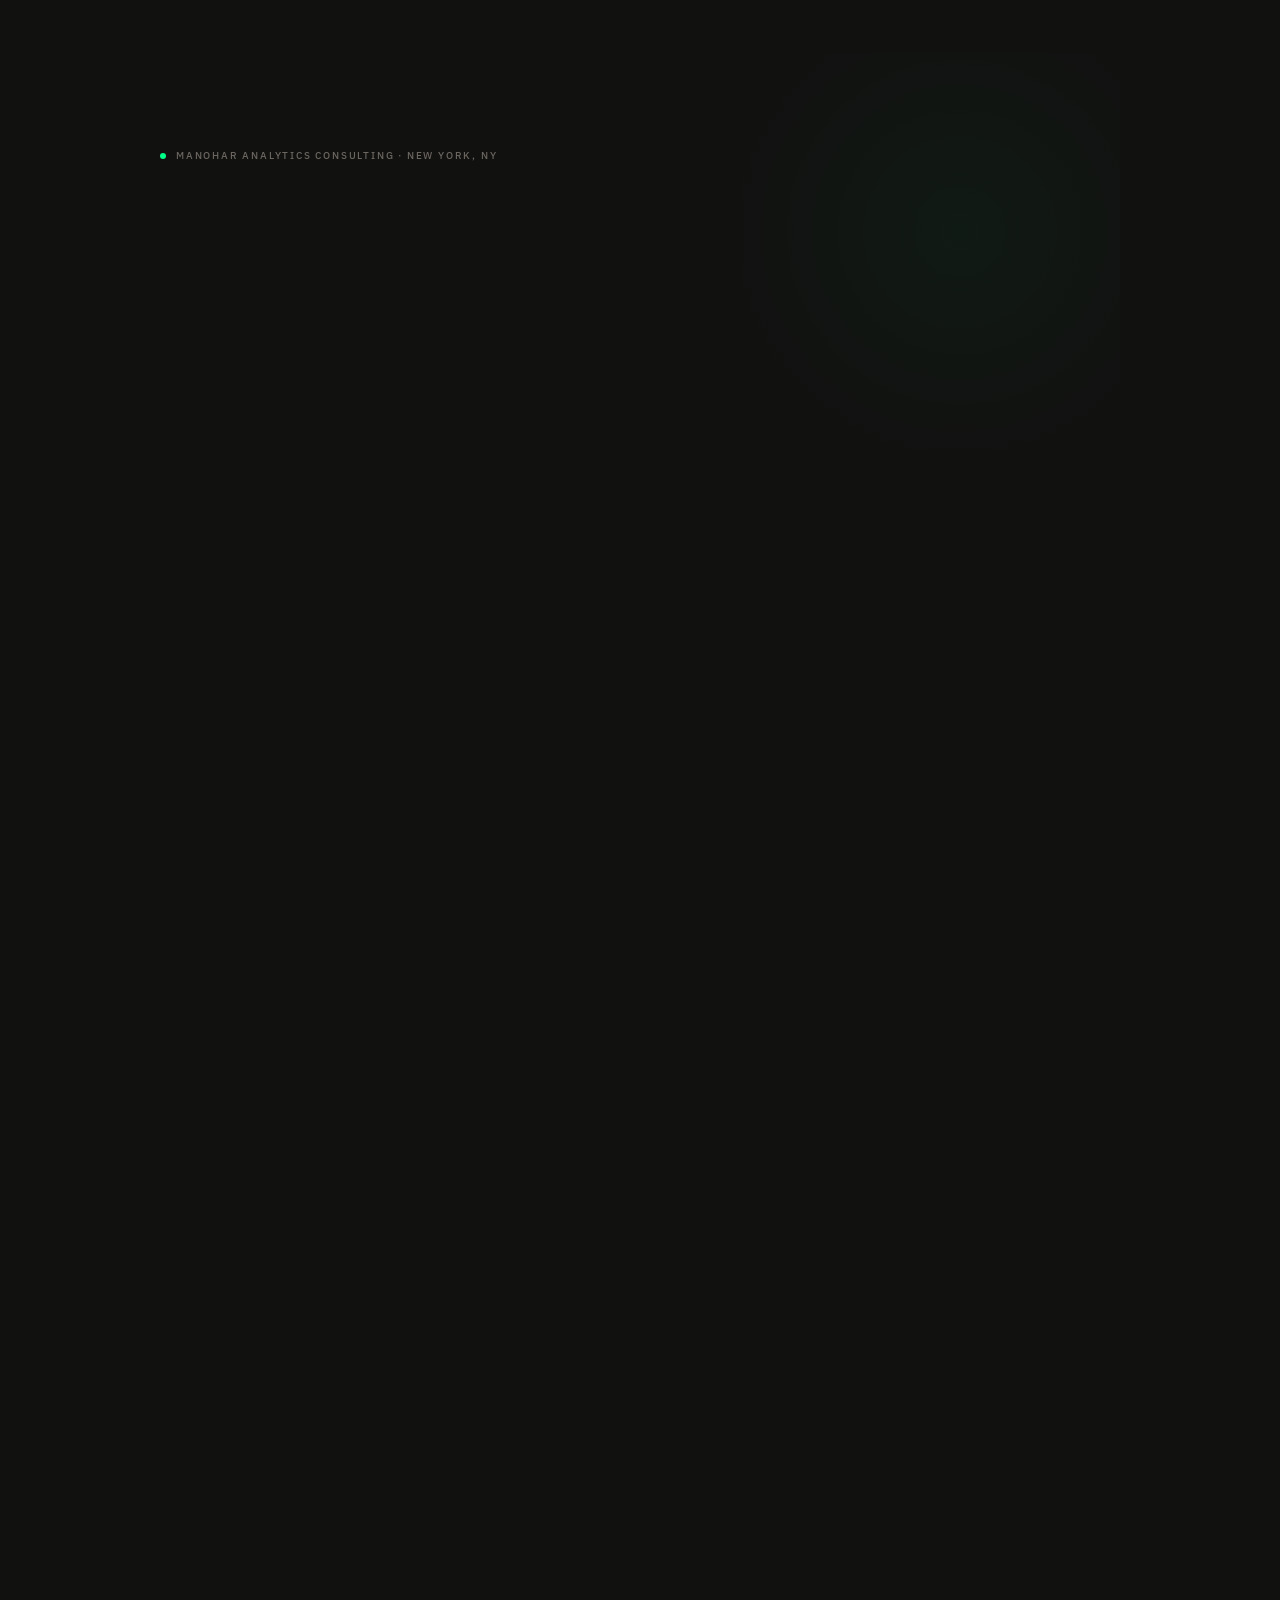
<file: index.html>
<!DOCTYPE html>
<html lang="en">
<head>
<meta charset="UTF-8">
<meta name="viewport" content="width=device-width, initial-scale=1.0">
<title>Nik Manohar - Data Science &amp; Analytics</title>
<link rel="preconnect" href="https://fonts.googleapis.com">
<link href="https://fonts.googleapis.com/css2?family=Libre+Baskerville:ital,wght@0,400;0,700;1,400&family=IBM+Plex+Sans:wght@300;400;500&family=IBM+Plex+Mono:wght@400;500&display=swap" rel="stylesheet">
<link rel="stylesheet" href="style.css">
<style>
/* ---- HERO ---- */
.hero {
  padding: 6rem 0 1rem;
  position: relative;
  overflow: hidden;
}
.hero::before {
  content: '';
  position: absolute;
  top: -60px; right: -80px;
  width: 480px; height: 480px;
  background: radial-gradient(circle, rgba(0,255,136,0.04) 0%, transparent 70%);
  pointer-events: none;
}
.hero-eyebrow {
  display: flex;
  align-items: center;
  gap: 10px;
  margin-bottom: 1.75rem;
}
.hero-eyebrow .dot {
  width: 6px; height: 6px;
  border-radius: 50%;
  background: var(--accent);
  animation: pulse 2.4s ease-in-out infinite;
}
.hero-name {
  font-family: 'Libre Baskerville', serif;
  font-size: clamp(38px, 6vw, 64px);
  font-weight: 400;
  line-height: 1.04;
  color: var(--ink);
  letter-spacing: -0.02em;
  margin-bottom: 1.5rem;
}
.hero-name em {
  font-style: italic;
  color: transparent;
  -webkit-text-stroke: 1px var(--ink-mid);
  transition: color 0.2s, -webkit-text-stroke-color 0.2s;
}
.hero-name em:hover {
  color: var(--accent);
  -webkit-text-stroke-color: var(--accent);
}
.hero-bio {
  font-size: 16px;
  color: var(--ink-mid);
  line-height: 1.65;
  max-width: 100%;
  margin-bottom: 2rem;
}
.hero-bio strong { color: var(--ink); font-weight: 500; }
.hero-contact {
  display: flex;
  flex-wrap: wrap;
  gap: 0.5rem 1rem;
  align-items: center;
}
.hero-link {
  font-family: 'IBM Plex Mono', monospace;
  font-size: 11.5px;
  color: var(--ink-dim);
  text-decoration: none;
  display: flex; align-items: center; gap: 6px;
  transition: color 0.15s, border-color 0.15s, background 0.15s;
  letter-spacing: 0.04em;
  border: 0.5px solid var(--rule);
  border-radius: 2px;
  padding: 0.4rem 1.1rem;
  background: var(--paper-2);
}
.hero-link:hover { color: var(--accent); border-color: var(--accent); }
.hero-link svg { width: 12px; height: 12px; flex-shrink: 0; }

/* ---- STATS BAND ---- */
.stats-band {
  display: grid;
  grid-template-columns: repeat(4, 1fr);
  gap: 1px;
  background: var(--rule);
  border: 0.5px solid var(--rule);
  border-radius: 2px;
  overflow: hidden;
  margin: 3rem 0;
}
.stat-cell {
  background: var(--paper-2);
  padding: 1.5rem;
  text-align: left;
}
.stat-cell-num {
  font-family: 'Libre Baskerville', serif;
  font-size: 36px;
  line-height: 1;
  color: var(--ink);
  margin-bottom: 6px;
}
.stat-cell-num .accent { color: var(--accent); }
.stat-cell-label { font-size: 12px; color: var(--ink-dim); line-height: 1.4; }
@media(max-width:640px){.stats-band{grid-template-columns:1fr 1fr;}}

/* ---- APP CARDS ---- */
.app-grid {
  display: grid;
  grid-template-columns: repeat(3, 1fr);
  gap: 1px;
  background: var(--rule);
  border: 0.5px solid var(--rule);
  border-radius: 4px;
  overflow: hidden;
}
@media(max-width:700px){.app-grid{grid-template-columns:1fr;}}

.app-card {
  background: var(--paper-2);
  padding: 1.75rem;
  text-decoration: none;
  display: flex; flex-direction: column; gap: 0.75rem;
  transition: background 0.15s;
  position: relative;
  overflow: hidden;
}
.app-card::after {
  content: '';
  position: absolute;
  bottom: 0; left: 0; right: 0;
  height: 2px;
  background: var(--accent);
  transform: scaleX(0);
  transform-origin: left;
  transition: transform 0.25s ease;
}
.app-card:hover { background: var(--paper-3); }
.app-card:hover::after { transform: scaleX(1); }

.app-num {
  font-family: 'IBM Plex Mono', monospace;
  font-size: 10px; color: var(--ink-dim); letter-spacing: 0.06em;
}
.app-title {
  font-family: 'Libre Baskerville', serif;
  font-size: 15px; font-weight: 400;
  color: var(--ink); line-height: 1.35;
}
.app-desc {
  font-size: 13px; color: var(--ink-mid); line-height: 1.65; flex: 1;
}
.app-meta {
  display: flex; justify-content: space-between;
  align-items: flex-end; gap: 0.5rem; margin-top: auto;
}
.tag-row { display: flex; flex-wrap: wrap; gap: 4px; }
.tag {
  font-family: 'IBM Plex Mono', monospace;
  font-size: 10px; padding: 2px 6px; border-radius: 2px;
  background: var(--paper-4); color: var(--ink-dim);
  border: 0.5px solid var(--rule);
}
.app-link-icon {
  width: 28px; height: 28px; flex-shrink: 0;
  border: 0.5px solid var(--rule-mid); border-radius: 2px;
  display: flex; align-items: center; justify-content: center;
  color: var(--ink-dim); transition: all 0.15s;
}
.app-card:hover .app-link-icon { border-color: var(--accent); color: var(--accent); }
.app-link-icon svg { width: 10px; height: 10px; }

/* ---- WORK PREVIEW ---- */
.work-preview {
  display: grid;
  grid-template-columns: repeat(2, 1fr);
  gap: 1px;
  background: var(--rule);
  border: 0.5px solid var(--rule);
  border-radius: 4px;
  overflow: hidden;
}
@media(max-width:640px){.work-preview{grid-template-columns:1fr;}}

.work-card {
  background: var(--paper-2);
  padding: 1.5rem;
  text-decoration: none;
  display: flex; flex-direction: column; gap: 0.5rem;
  transition: background 0.15s;
  border-right: 1px solid transparent;
}
.work-card:hover { background: var(--paper-3); }
.work-card:hover .work-num { color: var(--accent); }

.work-num {
  font-family: 'IBM Plex Mono', monospace;
  font-size: 10px; color: var(--ink-dim);
  letter-spacing: 0.06em; transition: color 0.15s;
}
.work-title {
  font-family: 'Libre Baskerville', serif;
  font-size: 14px; font-weight: 400;
  color: var(--ink); line-height: 1.35;
}
.work-sub {
  font-size: 12px; color: var(--ink-dim); line-height: 1.5;
}
.work-arrow {
  margin-top: auto; padding-top: 0.75rem;
  font-family: 'IBM Plex Mono', monospace;
  font-size: 10px; letter-spacing: 0.08em; text-transform: uppercase;
  color: var(--ink-dim); display: flex; align-items: center; gap: 5px;
  transition: color 0.15s;
}
.work-card:hover .work-arrow { color: var(--accent); }

/* ---- EXPERIENCE ---- */
.exp-grid {
  display: grid;
  grid-template-columns: repeat(3, 1fr);
  gap: 1px; background: var(--rule);
  border: 0.5px solid var(--rule); border-radius: 4px; overflow: hidden;
}
@media(max-width:640px){.exp-grid{grid-template-columns:1fr;}}

.exp-card {
  background: var(--paper-2); padding: 1.5rem;
}
.exp-org { font-size: 11px; font-weight: 500; color: var(--ink); letter-spacing: 0.06em; text-transform: uppercase; margin-bottom: 4px; }
.exp-role { font-family: 'IBM Plex Mono', monospace; font-size: 10px; color: var(--ink-dim); margin-bottom: 0.75rem; }
.exp-body { font-size: 13px; color: var(--ink-mid); line-height: 1.65; }

/* ================================================================
   ENTRANCE ANIMATIONS
================================================================ */

/* Shared keyframe for all hero elements and bio lines */
@keyframes heroReveal {
  from { opacity: 0; transform: translateY(10px); }
  to   { opacity: 1; transform: translateY(0); }
}

/* Hero blocks (eyebrow, name, contact) */
.hero-anim {
  opacity: 0;
}
.hero-anim.go {
  animation: heroReveal 0.9s cubic-bezier(0.25, 0.46, 0.45, 0.94) forwards;
}

/* Bio sentences - each a display:block span */
.bio-line {
  display: block;
  opacity: 0;
  transform: translateY(10px);
  transition: opacity 0.7s cubic-bezier(0.25, 0.46, 0.45, 0.94),
              transform 0.7s cubic-bezier(0.25, 0.46, 0.45, 0.94);
}
.bio-line.go {
  opacity: 1;
  transform: translateY(0);
}

/* Page body / nav / footer */
@keyframes bodyReveal {
  from { opacity: 0; }
  to   { opacity: 1; }
}
.site-nav,
#page-body {
  opacity: 0;
}
.site-nav.go,
#page-body.go {
  animation: bodyReveal 1.2s ease forwards;
}
</style>
</head>
<body>

<nav class="site-nav">
  <a class="nav-logo" href="index.html">
    <span class="dot"></span>
    NM
  </a>
  <ul class="nav-links">
    <li><a href="index.html" class="active">Home</a></li>
    <li><a href="work.html">Work</a></li>
    <li><a href="mailto:manohar.analytics@proton.me">Contact</a></li>
  </ul>
</nav>

<div class="page-wrap">

  <section class="hero">

    <div class="hero-eyebrow hero-anim">
      <span class="dot"></span>
      <span class="label">Manohar Analytics Consulting · New York, NY</span>
    </div>

    <h1 class="hero-name hero-anim">Nik Manohar<br><em>Data Science & Analytics</em></h1>

    <!-- Bio: each sentence is a .bio-line and arrives independently -->
    <p class="hero-bio">
      <span class="bio-line">Over 10 years of quantitative work - solving data problems and turning insights into actions.</span>
    </p>

    <div class="hero-contact hero-anim">
      <a class="hero-link" href="mailto:manohar.analytics@proton.me">
        <svg viewBox="0 0 12 12" fill="none"><rect x="1" y="2.5" width="10" height="7" rx="1" stroke="currentColor" stroke-width="1"/><path d="M1 3.5L6 7l5-3.5" stroke="currentColor" stroke-width="1"/></svg>
        Email
      </a>
      <a class="hero-link" href="https://github.com/nikm-ai" target="_blank">
        <svg viewBox="0 0 12 12" fill="none"><path d="M6 1C3.24 1 1 3.24 1 6c0 2.21 1.43 4.08 3.42 4.74.25.05.34-.11.34-.24v-.85c-1.39.3-1.68-.67-1.68-.67-.23-.58-.56-.73-.56-.73-.45-.31.04-.3.04-.3.5.03.76.51.76.51.44.76 1.16.54 1.44.41.04-.32.17-.54.31-.66-1.1-.13-2.26-.55-2.26-2.45 0-.54.19-.98.51-1.33-.05-.13-.22-.63.05-1.31 0 0 .42-.13 1.37.51a4.76 4.76 0 012.5 0c.95-.64 1.37-.51 1.37-.51.27.68.1 1.18.05 1.31.32.35.51.79.51 1.33 0 1.91-1.16 2.32-2.27 2.45.18.15.34.46.34.93v1.38c0 .13.09.29.34.24A5.01 5.01 0 0011 6c0-2.76-2.24-5-5-5z" fill="currentColor"/></svg>
        GitHub
      </a>
    </div>

  </section>

  <div id="page-body">

    <div class="section-head fade-up">
      <span class="label">Live Applications</span>
    </div>
    <p style="font-size:14px;color:var(--ink-mid);margin-bottom:1.75rem;max-width:100%;line-height:1.7;">
      Three production-grade tools you can open right now - portfolio risk analytics, rental pricing intelligence, and LBO modeling.
    </p>

    <div class="app-grid">
      <a href="https://nikmportfolioriskdash.streamlit.app/" target="_blank" class="app-card fade-up fade-up-1">
        <div class="app-num">APP 01</div>
        <div class="app-title">Equity Portfolio Risk Dashboard</div>
        <div class="app-desc">Risk attribution and factor analysis across a 20-stock US large-cap portfolio benchmarked against the S&amp;P 500. Covers Sharpe, Sortino, Calmar, VaR/CVaR, CAPM alpha, Fama-French three-factor attribution, efficient frontier, stress testing, and regime detection.</div>
        <div class="app-meta">
          <div class="tag-row">
            <span class="tag">Python</span>
            <span class="tag">yfinance</span>
            <span class="tag">Fama-French</span>
            <span class="tag">VaR/CVaR</span>
          </div>
          <div class="app-link-icon">
            <svg viewBox="0 0 10 10" fill="none"><path d="M2 8L8 2M8 2H4M8 2V6" stroke="currentColor" stroke-width="1.3" stroke-linecap="round"/></svg>
          </div>
        </div>
      </a>

      <a href="https://marketpricingintelligence-atvmumeubevb2x8cpbhddx.streamlit.app/" target="_blank" class="app-card fade-up fade-up-2">
        <div class="app-num">APP 02</div>
        <div class="app-title">Rental Pricing Intelligence</div>
        <div class="app-desc">Gradient Boosting Regressor trained on 2,000 synthetic listings across five US metro markets. Detects systematic pricing inefficiencies. Cross-validated R² of 0.946 (MAE $164/mo), outperforming Ridge baseline by 14.6 pp. Interactive scenario analysis with demand elasticity parameters.</div>
        <div class="app-meta">
          <div class="tag-row">
            <span class="tag">GBM</span>
            <span class="tag">sklearn</span>
            <span class="tag">CV R² 0.946</span>
          </div>
          <div class="app-link-icon">
            <svg viewBox="0 0 10 10" fill="none"><path d="M2 8L8 2M8 2H4M8 2V6" stroke="currentColor" stroke-width="1.3" stroke-linecap="round"/></svg>
          </div>
        </div>
      </a>

      <a href="https://nikmlbo.streamlit.app/" target="_blank" class="app-card fade-up fade-up-3">
        <div class="app-num">APP 03</div>
        <div class="app-title">Leveraged Buyout Analysis</div>
        <div class="app-desc">Interactive LBO structuring model with full return attribution, sensitivity tables, and Quasi-Monte Carlo risk simulation. Computes IRR and MOIC distributions under stochastic EBITDA, exit multiple, and debt structure assumptions.</div>
        <div class="app-meta">
          <div class="tag-row">
            <span class="tag">Monte Carlo</span>
            <span class="tag">IRR/MOIC</span>
            <span class="tag">Sensitivity</span>
          </div>
          <div class="app-link-icon">
            <svg viewBox="0 0 10 10" fill="none"><path d="M2 8L8 2M8 2H4M8 2V6" stroke="currentColor" stroke-width="1.3" stroke-linecap="round"/></svg>
          </div>
        </div>
      </a>
    </div>

    <div class="section-head">
      <span class="label">Case Studies</span>
    </div>
    <p style="font-size:14px;color:var(--ink-mid);margin-bottom:1.75rem;max-width:100%;line-height:1.7;">
      Six documented engagements spanning ML modeling, data infrastructure, LLM systems, and causal inference.
      <a href="work.html" style="color:var(--accent);text-decoration:none;margin-left:8px;font-family:'IBM Plex Mono',monospace;font-size:11px;letter-spacing:0.06em;">View all →</a>
    </p>

    <div class="work-preview">
      <a href="cs-churn.html" class="work-card">
        <div class="work-num">01</div>
        <div class="work-title">Customer Churn Prediction via Behavioral Feature Engineering</div>
        <div class="work-sub">XGBoost · EdTech platform · 81% holdout recall · ~8% churn reduction</div>
        <div class="work-arrow">Read case study <svg width="10" height="10" viewBox="0 0 10 10" fill="none"><path d="M2 5h6M6 3l2 2-2 2" stroke="currentColor" stroke-width="1.2" stroke-linecap="round" stroke-linejoin="round"/></svg></div>
      </a>
      <a href="cs-dbt.html" class="work-card">
        <div class="work-num">02</div>
        <div class="work-title">Analytics Pipeline Architecture with dbt</div>
        <div class="work-sub">dbt Core · SaaS clients · Salesforce, Postgres, Google Sheets · Looker</div>
        <div class="work-arrow">Read case study <svg width="10" height="10" viewBox="0 0 10 10" fill="none"><path d="M2 5h6M6 3l2 2-2 2" stroke="currentColor" stroke-width="1.2" stroke-linecap="round" stroke-linejoin="round"/></svg></div>
      </a>
      <a href="cs-rent.html" class="work-card">
        <div class="work-num">03</div>
        <div class="work-title">Rent Optimization via Gradient Boosting and Mispricing Detection</div>
        <div class="work-sub">LightGBM · Residential real estate · CV R² = 0.946 · MAE $164/mo</div>
        <div class="work-arrow">Read case study <svg width="10" height="10" viewBox="0 0 10 10" fill="none"><path d="M2 5h6M6 3l2 2-2 2" stroke="currentColor" stroke-width="1.2" stroke-linecap="round" stroke-linejoin="round"/></svg></div>
      </a>
      <a href="cs-llm.html" class="work-card">
        <div class="work-num">04</div>
        <div class="work-title">LLM-Automated Portfolio Narrative Generation</div>
        <div class="work-sub">GPT-4 API · Financial services · 6–8h cycle reduced to &lt;20m</div>
        <div class="work-arrow">Read case study <svg width="10" height="10" viewBox="0 0 10 10" fill="none"><path d="M2 5h6M6 3l2 2-2 2" stroke="currentColor" stroke-width="1.2" stroke-linecap="round" stroke-linejoin="round"/></svg></div>
      </a>
      <a href="cs-arch.html" class="work-card">
        <div class="work-num">05</div>
        <div class="work-title">LLM Fine-Tuning versus Retrieval-Augmented Classification</div>
        <div class="work-sub">Architecture evaluation · Enterprise document classification · LoRA vs. RAG</div>
        <div class="work-arrow">Read case study <svg width="10" height="10" viewBox="0 0 10 10" fill="none"><path d="M2 5h6M6 3l2 2-2 2" stroke="currentColor" stroke-width="1.2" stroke-linecap="round" stroke-linejoin="round"/></svg></div>
      </a>
      <a href="cs-rct.html" class="work-card">
        <div class="work-num">06</div>
        <div class="work-title">Randomized Experiment Design and Causal Effect Estimation</div>
        <div class="work-sub">RCT · CUPED · BART · ATT +5.4 pp, p &lt; 0.001 · P(τ &gt; 0) = 97%</div>
        <div class="work-arrow">Read case study <svg width="10" height="10" viewBox="0 0 10 10" fill="none"><path d="M2 5h6M6 3l2 2-2 2" stroke="currentColor" stroke-width="1.2" stroke-linecap="round" stroke-linejoin="round"/></svg></div>
      </a>
    </div>

    <div class="thinking-section fade-up">
      <div class="section-head" style="padding-top:0;margin-bottom:1.25rem;">
        <span class="label">Currently thinking about</span>
      </div>
      <div class="thinking-items">
        <div class="thinking-item">
          <span class="thinking-label">Churn Prediction</span>
          <span class="thinking-text">Feature engineering for behavioral data, turning messy engagement signals into models that can actually identify at-risk users early enough to intervene.</span>
        </div>
        <div class="thinking-item">
          <span class="thinking-label">Rent & Pricing Models</span>
          <span class="thinking-text">Using gradient boosting and market-level features to detect pricing inefficiencies and quantify upside across segments.</span>
        </div>
        <div class="thinking-item">
          <span class="thinking-label">LLM-Enabled Analytics</span>
          <span class="thinking-text">Exploring how large language models can be integrated into traditional analytics workflows to enhance data interpretation and decision-making.</span>
        </div>
      </div>
    </div>

    <div class="section-head">
      <span class="label">Prior Experience</span>
    </div>
    <div class="exp-grid">
      <div class="exp-card">
        <div class="exp-org">Rent the Runway</div>
        <div class="exp-role">Data Scientist</div>
        <div class="exp-body">Built inventory demand forecasting models that meaningfully reduced excess inventory. Developed dbt pipelines and Looker dashboards consumed by product, finance, and operations.</div>
      </div>
      <div class="exp-card">
        <div class="exp-org">King Street Capital Management</div>
        <div class="exp-role">Sr. Analyst, Portfolio & Risk Analytics</div>
        <div class="exp-body">Portfolio performance analytics and risk reporting for a large multi-asset hedge fund. Built dbt-based ETL pipelines and reporting infrastructure. Led ESG analytics initiative tracking carbon exposure and governance metrics.</div>
      </div>
      <div class="exp-card">
        <div class="exp-org">Navigant Consulting · BEA</div>
        <div class="exp-role">Economics Practice</div>
        <div class="exp-body">Quantitative economic analysis for expert witness testimony in antitrust and valuation disputes. Prior: Economist at the U.S. Department of Commerce producing personal income and employment estimates.</div>
      </div>
    </div>

  </div><!-- /#page-body -->

</div><!-- /.page-wrap -->

<footer id="site-footer" style="opacity:0;">
  <div class="site-footer">
    <div class="footer-left">Manohar Analytics Consulting · New York, NY</div>
    <div class="footer-links">
      <a href="mailto:manohar.analytics@proton.me" style="color:var(--ink-dim)">Email</a>
      <a href="https://github.com/nikm-ai" target="_blank">GitHub</a>
    </div>
  </div>
</footer>

<div class="cursor-glow" id="cursorGlow"></div>

<script>
// ── TIMING CONFIG - only touch these numbers ─────────────────
var INITIAL_DELAY = 1500;  // ms blank page before anything appears
var INCREMENT     = 600;   // ms between each hero element
var BIO_INCREMENT = 400;   // ms between each bio sentence
// ────────────────────────────────────────────────────────────

// Collect the staggered elements in order:
// eyebrow, name, bio line 1, bio line 2, bio line 3, contact
var heroBlocks = Array.from(document.querySelectorAll('.hero-anim'));
var bioLines   = Array.from(document.querySelectorAll('.bio-line'));

// Build a flat sequence: eyebrow → name → bio[0] → bio[1] → bio[2] → contact
// We interleave: heroBlocks[0], heroBlocks[1], then bio lines, then heroBlocks[2]
var sequence = [
  { el: heroBlocks[0], delay: INITIAL_DELAY },                        // eyebrow
  { el: heroBlocks[1], delay: INITIAL_DELAY + INCREMENT },            // name
];

// Bio sentences follow name
bioLines.forEach(function (line, i) {
  sequence.push({
    el: line,
    delay: INITIAL_DELAY + INCREMENT * 2 + BIO_INCREMENT * i,
    isBio: true
  });
});

// Contact follows last bio line
var contactDelay = INITIAL_DELAY + INCREMENT * 2 + BIO_INCREMENT * bioLines.length + INCREMENT;
sequence.push({ el: heroBlocks[2], delay: contactDelay });            // contact

// Fire each item
sequence.forEach(function (item) {
  setTimeout(function () {
    item.el.classList.add('go');
  }, item.delay);
});

// Rest of page reveals after contact settles
var HERO_DONE = contactDelay + 900 + 200;
setTimeout(function () {
  document.querySelector('.site-nav').classList.add('go');
  document.getElementById('page-body').classList.add('go');
  document.getElementById('site-footer').style.animation = 'bodyReveal 1.2s ease forwards';
}, HERO_DONE);

// ── EXISTING SCRIPTS (unchanged) ────────────────────────────

const glow = document.getElementById('cursorGlow');
let glowVisible = false;
document.addEventListener('mousemove', (e) => {
  glow.style.left = e.clientX + 'px';
  glow.style.top = e.clientY + 'px';
  if (!glowVisible) { glow.style.opacity = '1'; glowVisible = true; }
});
document.addEventListener('mouseleave', () => { glow.style.opacity = '0'; glowVisible = false; });

function animateCounter(el, target, suffix, prefix, duration) {
  const start = performance.now();
  function step(now) {
    const elapsed = now - start;
    const progress = Math.min(elapsed / duration, 1);
    const eased = 1 - Math.pow(1 - progress, 3);
    const current = Math.floor(eased * target);
    el.innerHTML = (prefix || '') + current + (suffix || '');
    if (progress < 1) requestAnimationFrame(step);
    else el.innerHTML = (prefix || '') + target + (suffix || '');
  }
  requestAnimationFrame(step);
}

const statsBand = document.querySelector('.stats-band');
let counted = false;
if (statsBand) {
  const statsObs = new IntersectionObserver((entries) => {
    if (entries[0].isIntersecting && !counted) {
      counted = true;
      const cells = statsBand.querySelectorAll('.stat-cell-num');
      const configs = [
        { prefix: '', target: '8', suffix: '<span class="accent">+</span>' },
        { prefix: '<span class="accent">$</span>', target: '5', suffix: 'M<span class="accent">+</span>' },
        { prefix: '', target: '6', suffix: '' },
        { prefix: '', target: '3', suffix: '' },
      ];
      cells.forEach((el, i) => {
        const c = configs[i];
        if (!c) return;
        const num = parseInt(c.target);
        setTimeout(() => animateCounter(el, num, c.suffix, c.prefix, 800 + i * 120), i * 100);
      });
    }
  }, { threshold: 0.4 });
  statsObs.observe(statsBand);
}
</script>
</body>
</html>
</file>
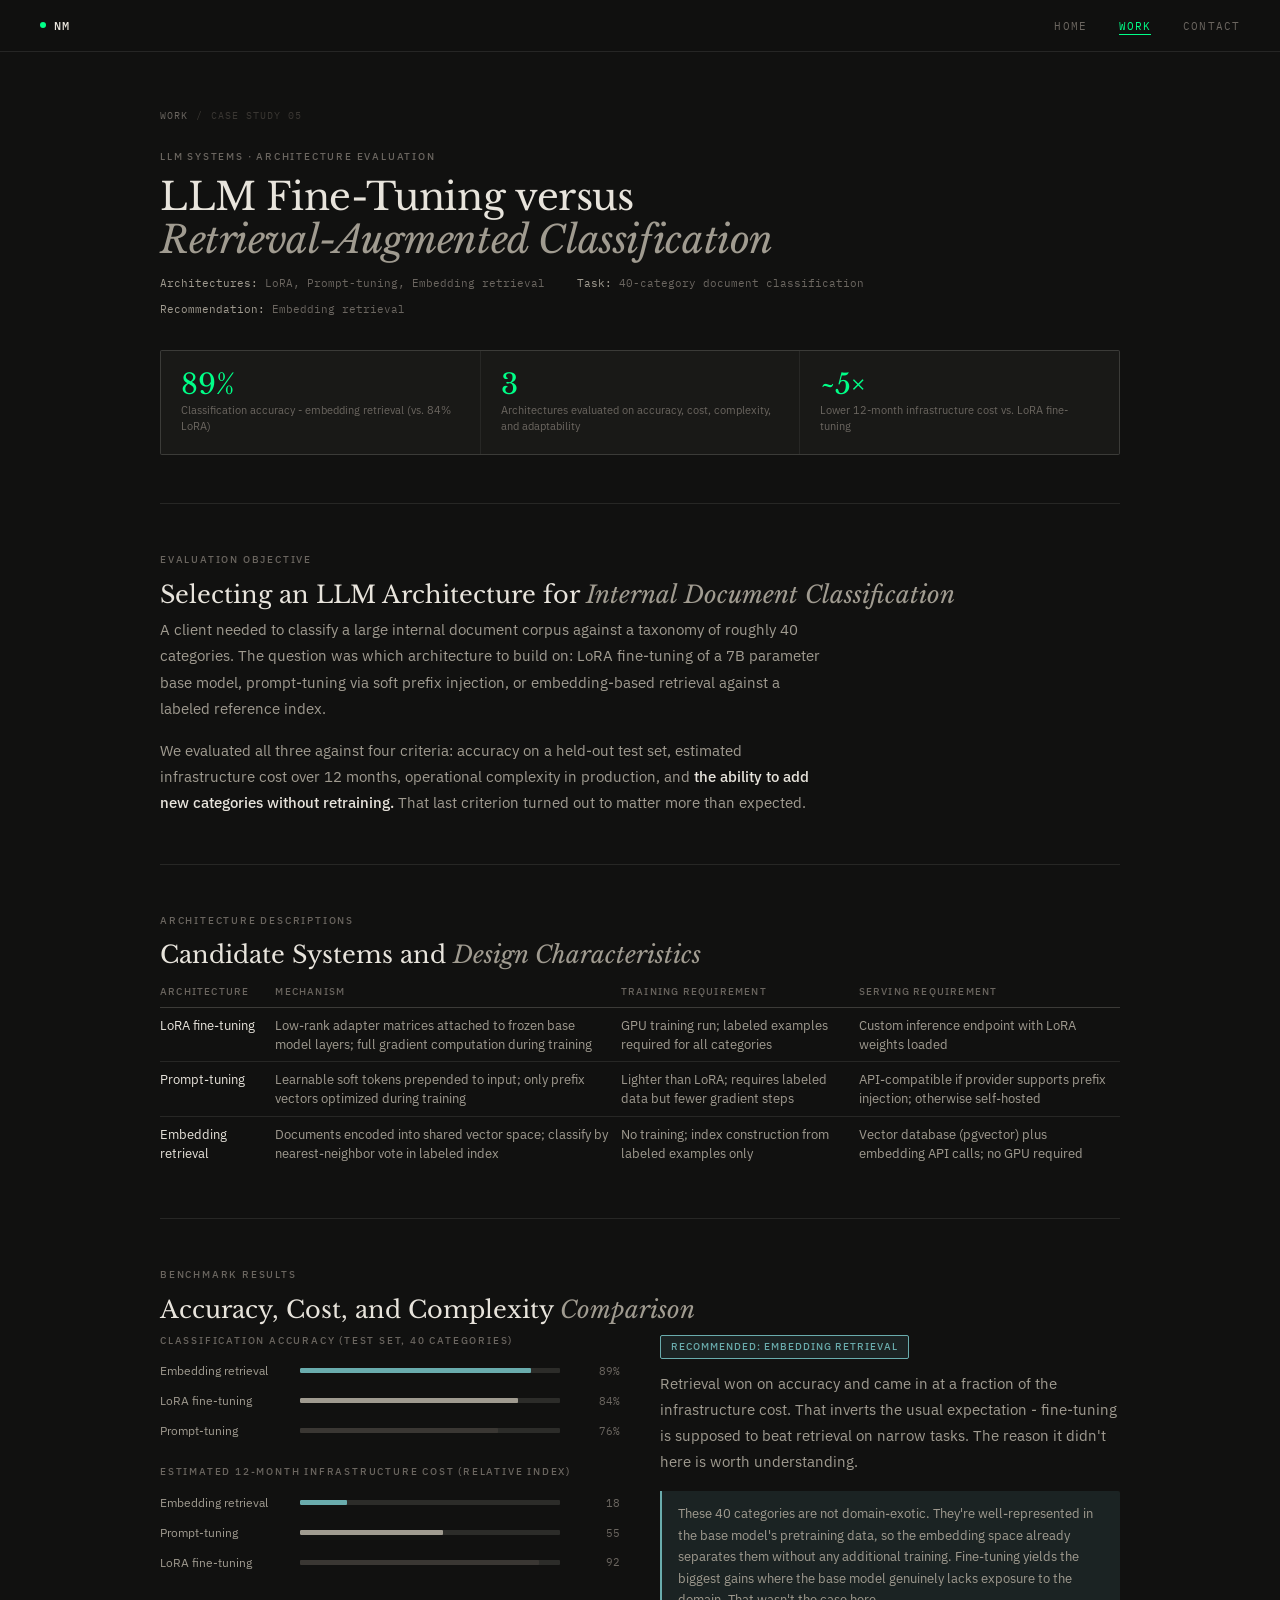
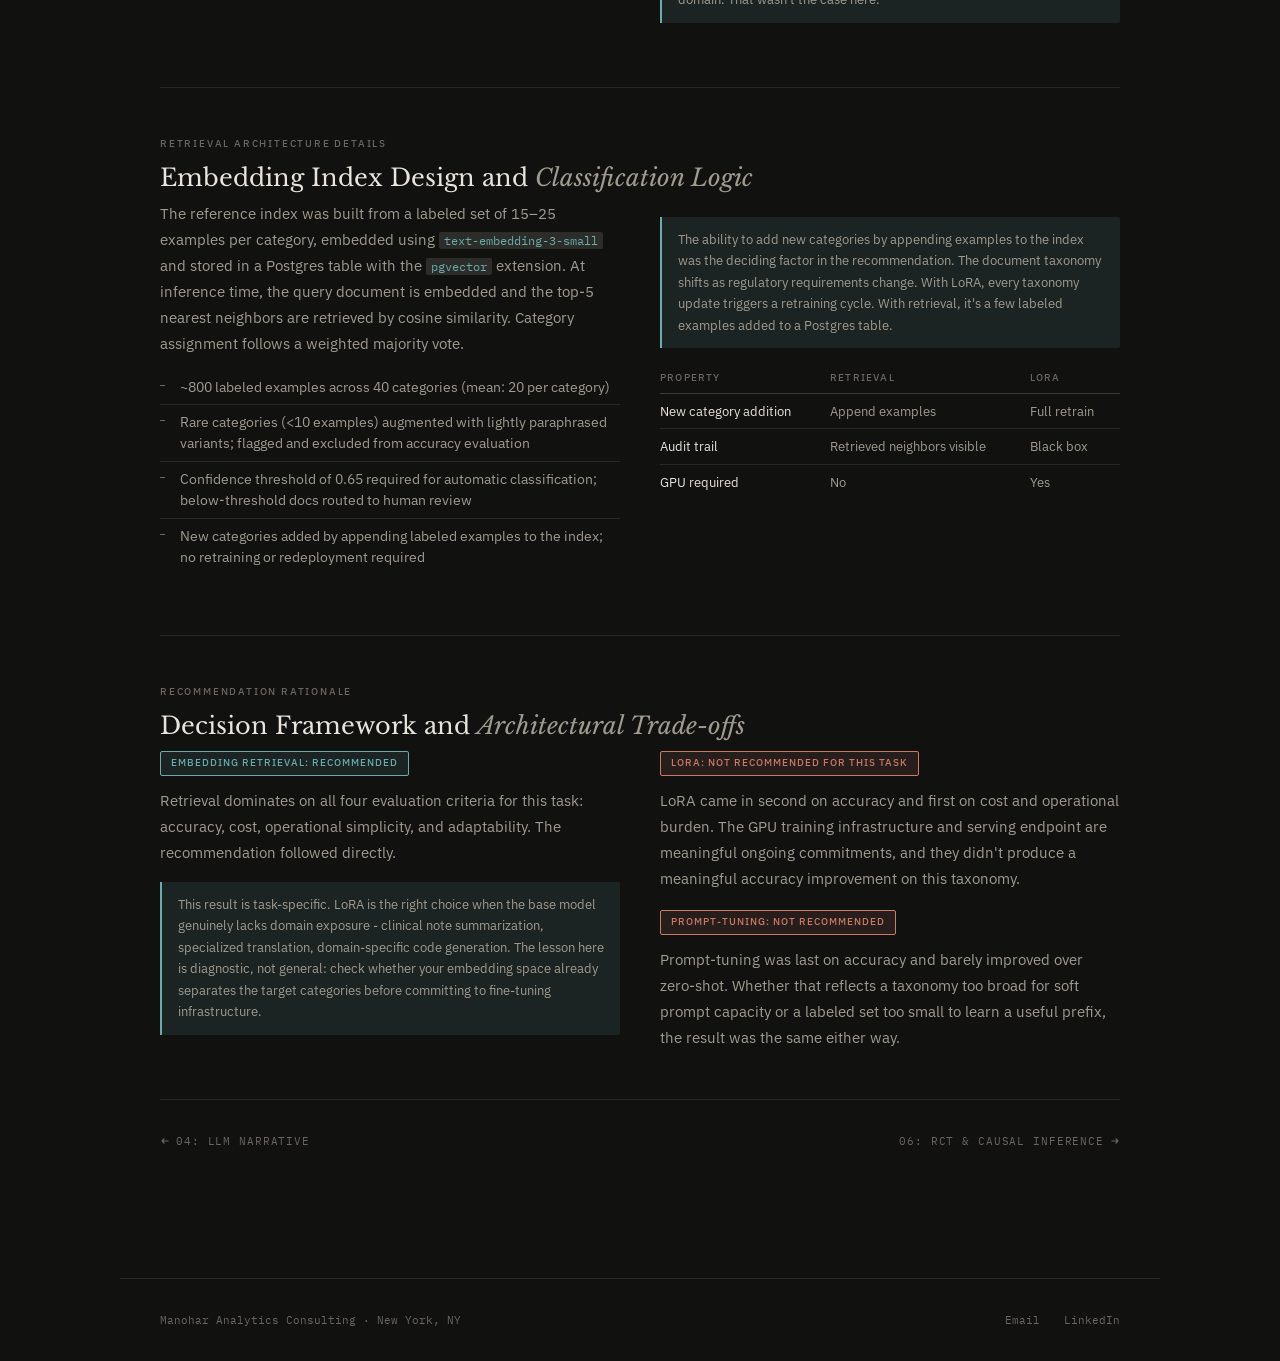
<file: cs-arch.html>
<!DOCTYPE html>
<html lang="en">
<head>
<meta charset="UTF-8">
<meta name="viewport" content="width=device-width, initial-scale=1.0">
<title>LLM Architecture Evaluation - Nik Manohar</title>
<link rel="preconnect" href="https://fonts.googleapis.com">
<link href="https://fonts.googleapis.com/css2?family=Libre+Baskerville:ital,wght@0,400;0,700;1,400&family=IBM+Plex+Sans:wght@300;400;500&family=IBM+Plex+Mono:wght@400;500&display=swap" rel="stylesheet">
<link rel="stylesheet" href="style.css">
<style>
.cs-hero{padding:3.5rem 0 3rem;border-bottom:0.5px solid var(--rule);}
.cs-breadcrumb{display:flex;align-items:center;gap:0.5rem;font-family:'IBM Plex Mono',monospace;font-size:10px;letter-spacing:0.10em;text-transform:uppercase;color:var(--ink-dim);margin-bottom:1.5rem;}
.cs-breadcrumb a{color:var(--ink-dim);text-decoration:none;transition:color 0.15s;}
.cs-breadcrumb a:hover{color:var(--accent);}
.cs-breadcrumb span{color:var(--ink-faint);}
.cs-hero h1{font-size:clamp(24px,3.5vw,38px);margin-bottom:0.75rem;line-height:1.15;}
.cs-meta{display:flex;flex-wrap:wrap;gap:0.5rem 2rem;margin-bottom:2rem;}
.cs-meta-item{font-family:'IBM Plex Mono',monospace;font-size:11px;color:var(--ink-dim);}
.cs-meta-item strong{color:var(--ink-mid);font-weight:400;}
.cs-outcomes{display:grid;grid-template-columns:repeat(3,1fr);gap:1px;background:var(--rule);border:0.5px solid var(--rule);border-radius:2px;overflow:hidden;}
@media(max-width:600px){.cs-outcomes{grid-template-columns:1fr 1fr;}}
.outcome-cell{background:var(--paper-2);padding:1.25rem;}
.outcome-num{font-family:'Libre Baskerville',serif;font-size:28px;line-height:1;color:var(--accent);margin-bottom:4px;}
.outcome-label{font-size:11px;color:var(--ink-dim);line-height:1.4;}
.cs-section{margin:3rem 0;}
.cs-section h2{font-size:clamp(18px,2.5vw,24px);margin-bottom:0.5rem;}
.section-label{font-size:10px;font-weight:500;letter-spacing:0.18em;text-transform:uppercase;color:var(--ink-dim);margin-bottom:0.75rem;}
.cs-body-text{font-size:14.5px;color:var(--ink-mid);line-height:1.80;max-width:74ch;}
.cs-body-text+.cs-body-text{margin-top:1rem;}
.cs-body-text strong{color:var(--ink);font-weight:500;}
.cs-divider{border:none;border-top:0.5px solid var(--rule);margin:2.5rem 0;}
.cs-nav-footer{display:flex;justify-content:space-between;align-items:center;padding:2rem 0;border-top:0.5px solid var(--rule);margin-top:2rem;}
.cs-nav-link{font-family:'IBM Plex Mono',monospace;font-size:11px;letter-spacing:0.08em;text-transform:uppercase;color:var(--ink-dim);text-decoration:none;display:flex;align-items:center;gap:6px;transition:color 0.15s;}
.cs-nav-link:hover{color:var(--accent);}
</style>
</head>
<body>
<nav class="site-nav">
  <a class="nav-logo" href="index.html"><span class="dot"></span>NM</a>
  <ul class="nav-links">
    <li><a href="index.html">Home</a></li>
    <li><a href="work.html" class="active">Work</a></li>
    <li><a href="/cdn-cgi/l/email-protection#80eee9ebe8e9ecede1eeefe8e1f2b9b4c0e7ede1e9ecaee3efed">Contact</a></li>
  </ul>
</nav>
<div class="page-wrap">

  <div class="cs-hero fade-up">
    <div class="cs-breadcrumb"><a href="work.html">Work</a><span>/</span><span>Case Study 05</span></div>
    <div class="label" style="margin-bottom:0.6rem">LLM Systems · Architecture Evaluation</div>
    <h1>LLM Fine-Tuning versus<br><em>Retrieval-Augmented Classification</em></h1>
    <div class="cs-meta">
      <div class="cs-meta-item"><strong>Architectures:</strong> LoRA, Prompt-tuning, Embedding retrieval</div>
      <div class="cs-meta-item"><strong>Task:</strong> 40-category document classification</div>
      <div class="cs-meta-item"><strong>Recommendation:</strong> Embedding retrieval</div>
    </div>
    <div class="cs-outcomes">
      <div class="outcome-cell"><div class="outcome-num">89%</div><div class="outcome-label">Classification accuracy - embedding retrieval (vs. 84% LoRA)</div></div>
      <div class="outcome-cell"><div class="outcome-num">3</div><div class="outcome-label">Architectures evaluated on accuracy, cost, complexity, and adaptability</div></div>
      <div class="outcome-cell"><div class="outcome-num">~5×</div><div class="outcome-label">Lower 12-month infrastructure cost vs. LoRA fine-tuning</div></div>
    </div>
  </div>

  <div class="cs-section fade-up">
    <div class="section-label">Evaluation Objective</div>
    <h2>Selecting an LLM Architecture for <em>Internal Document Classification</em></h2>
    <p class="cs-body-text">A client needed to classify a large internal document corpus against a taxonomy of roughly 40 categories. The question was which architecture to build on: LoRA fine-tuning of a 7B parameter base model, prompt-tuning via soft prefix injection, or embedding-based retrieval against a labeled reference index.</p>
    <p class="cs-body-text">We evaluated all three against four criteria: accuracy on a held-out test set, estimated infrastructure cost over 12 months, operational complexity in production, and <strong>the ability to add new categories without retraining.</strong> That last criterion turned out to matter more than expected.</p>
  </div>

  <hr class="cs-divider">

  <div class="cs-section fade-up">
    <div class="section-label">Architecture Descriptions</div>
    <h2>Candidate Systems and <em>Design Characteristics</em></h2>
    <table class="dtable">
      <thead><tr><th>Architecture</th><th>Mechanism</th><th>Training requirement</th><th>Serving requirement</th></tr></thead>
      <tbody>
        <tr><td>LoRA fine-tuning</td><td>Low-rank adapter matrices attached to frozen base model layers; full gradient computation during training</td><td>GPU training run; labeled examples required for all categories</td><td>Custom inference endpoint with LoRA weights loaded</td></tr>
        <tr><td>Prompt-tuning</td><td>Learnable soft tokens prepended to input; only prefix vectors optimized during training</td><td>Lighter than LoRA; requires labeled data but fewer gradient steps</td><td>API-compatible if provider supports prefix injection; otherwise self-hosted</td></tr>
        <tr><td>Embedding retrieval</td><td>Documents encoded into shared vector space; classify by nearest-neighbor vote in labeled index</td><td>No training; index construction from labeled examples only</td><td>Vector database (pgvector) plus embedding API calls; no GPU required</td></tr>
      </tbody>
    </table>
  </div>

  <hr class="cs-divider">

  <div class="cs-section fade-up">
    <div class="section-label">Benchmark Results</div>
    <h2>Accuracy, Cost, and Complexity <em>Comparison</em></h2>
    <div class="two-col">
      <div>
        <div class="section-label" style="margin-bottom:0.75rem">Classification accuracy (test set, 40 categories)</div>
        <div class="bar-chart" style="margin-bottom:1.5rem">
          <div class="bar-row"><div class="bar-label">Embedding retrieval</div><div class="bar-track"><div class="bar-fill teal" style="width:89%"></div></div><div class="bar-val">89%</div></div>
          <div class="bar-row"><div class="bar-label">LoRA fine-tuning</div><div class="bar-track"><div class="bar-fill" style="width:84%;background:var(--ink-mid)"></div></div><div class="bar-val">84%</div></div>
          <div class="bar-row"><div class="bar-label">Prompt-tuning</div><div class="bar-track"><div class="bar-fill" style="width:76%"></div></div><div class="bar-val">76%</div></div>
        </div>
        <div class="section-label" style="margin-bottom:0.75rem">Estimated 12-month infrastructure cost (relative index)</div>
        <div class="bar-chart">
          <div class="bar-row"><div class="bar-label">Embedding retrieval</div><div class="bar-track"><div class="bar-fill teal" style="width:18%"></div></div><div class="bar-val">18</div></div>
          <div class="bar-row"><div class="bar-label">Prompt-tuning</div><div class="bar-track"><div class="bar-fill" style="width:55%;background:var(--ink-mid)"></div></div><div class="bar-val">55</div></div>
          <div class="bar-row"><div class="bar-label">LoRA fine-tuning</div><div class="bar-track"><div class="bar-fill" style="width:92%"></div></div><div class="bar-val">92</div></div>
        </div>
      </div>
      <div>
        <div class="verdict rec">Recommended: embedding retrieval</div>
        <p class="cs-body-text">Retrieval won on accuracy and came in at a fraction of the infrastructure cost. That inverts the usual expectation - fine-tuning is supposed to beat retrieval on narrow tasks. The reason it didn't here is worth understanding.</p>
        <div class="callout teal" style="margin-top:1rem">These 40 categories are not domain-exotic. They're well-represented in the base model's pretraining data, so the embedding space already separates them without any additional training. Fine-tuning yields the biggest gains where the base model genuinely lacks exposure to the domain. That wasn't the case here.</div>
      </div>
    </div>
  </div>

  <hr class="cs-divider">

  <div class="cs-section fade-up">
    <div class="section-label">Retrieval Architecture Details</div>
    <h2>Embedding Index Design and <em>Classification Logic</em></h2>
    <div class="two-col">
      <div>
        <p class="cs-body-text">The reference index was built from a labeled set of 15–25 examples per category, embedded using <code>text-embedding-3-small</code> and stored in a Postgres table with the <code>pgvector</code> extension. At inference time, the query document is embedded and the top-5 nearest neighbors are retrieved by cosine similarity. Category assignment follows a weighted majority vote.</p>
        <ul class="blist" style="margin-top:0.75rem">
          <li>~800 labeled examples across 40 categories (mean: 20 per category)</li>
          <li>Rare categories (&lt;10 examples) augmented with lightly paraphrased variants; flagged and excluded from accuracy evaluation</li>
          <li>Confidence threshold of 0.65 required for automatic classification; below-threshold docs routed to human review</li>
          <li>New categories added by appending labeled examples to the index; no retraining or redeployment required</li>
        </ul>
      </div>
      <div>
        <div class="callout teal" style="margin-bottom:1rem">The ability to add new categories by appending examples to the index was the deciding factor in the recommendation. The document taxonomy shifts as regulatory requirements change. With LoRA, every taxonomy update triggers a retraining cycle. With retrieval, it's a few labeled examples added to a Postgres table.</div>
        <table class="dtable">
          <thead><tr><th>Property</th><th>Retrieval</th><th>LoRA</th></tr></thead>
          <tbody>
            <tr><td>New category addition</td><td>Append examples</td><td>Full retrain</td></tr>
            <tr><td>Audit trail</td><td>Retrieved neighbors visible</td><td>Black box</td></tr>
            <tr><td>GPU required</td><td>No</td><td>Yes</td></tr>
          </tbody>
        </table>
      </div>
    </div>
  </div>

  <hr class="cs-divider">

  <div class="cs-section fade-up">
    <div class="section-label">Recommendation Rationale</div>
    <h2>Decision Framework and <em>Architectural Trade-offs</em></h2>
    <div class="two-col">
      <div>
        <div class="verdict rec">Embedding retrieval: recommended</div>
        <p class="cs-body-text" style="margin-bottom:1rem">Retrieval dominates on all four evaluation criteria for this task: accuracy, cost, operational simplicity, and adaptability. The recommendation followed directly.</p>
        <div class="callout teal">This result is task-specific. LoRA is the right choice when the base model genuinely lacks domain exposure - clinical note summarization, specialized translation, domain-specific code generation. The lesson here is diagnostic, not general: check whether your embedding space already separates the target categories before committing to fine-tuning infrastructure.</div>
      </div>
      <div>
        <div class="verdict out">LoRA: not recommended for this task</div>
        <p class="cs-body-text" style="margin-bottom:1rem">LoRA came in second on accuracy and first on cost and operational burden. The GPU training infrastructure and serving endpoint are meaningful ongoing commitments, and they didn't produce a meaningful accuracy improvement on this taxonomy.</p>
        <div class="verdict out">Prompt-tuning: not recommended</div>
        <p class="cs-body-text">Prompt-tuning was last on accuracy and barely improved over zero-shot. Whether that reflects a taxonomy too broad for soft prompt capacity or a labeled set too small to learn a useful prefix, the result was the same either way.</p>
      </div>
    </div>
  </div>

  <div class="cs-nav-footer">
    <a href="cs-llm.html" class="cs-nav-link"><svg width="10" height="10" viewBox="0 0 10 10" fill="none"><path d="M8 5H2M4 3l-2 2 2 2" stroke="currentColor" stroke-width="1.2" stroke-linecap="round" stroke-linejoin="round"/></svg>04: LLM Narrative</a>
    <a href="cs-rct.html" class="cs-nav-link">06: RCT &amp; Causal Inference<svg width="10" height="10" viewBox="0 0 10 10" fill="none"><path d="M2 5h6M6 3l2 2-2 2" stroke="currentColor" stroke-width="1.2" stroke-linecap="round" stroke-linejoin="round"/></svg></a>
  </div>
</div>
<footer><div class="site-footer">
  <div class="footer-left">Manohar Analytics Consulting · New York, NY</div>
  <div class="footer-links"><a href="/cdn-cgi/l/email-protection#c8a6a1a3a0a1a4a5a9a6a7a0a9baf1fc88afa5a9a1a4e6aba7a5">Email</a><a href="https://www.linkedin.com/in/nik-manohar/" target="_blank">LinkedIn</a><a hre
</file>
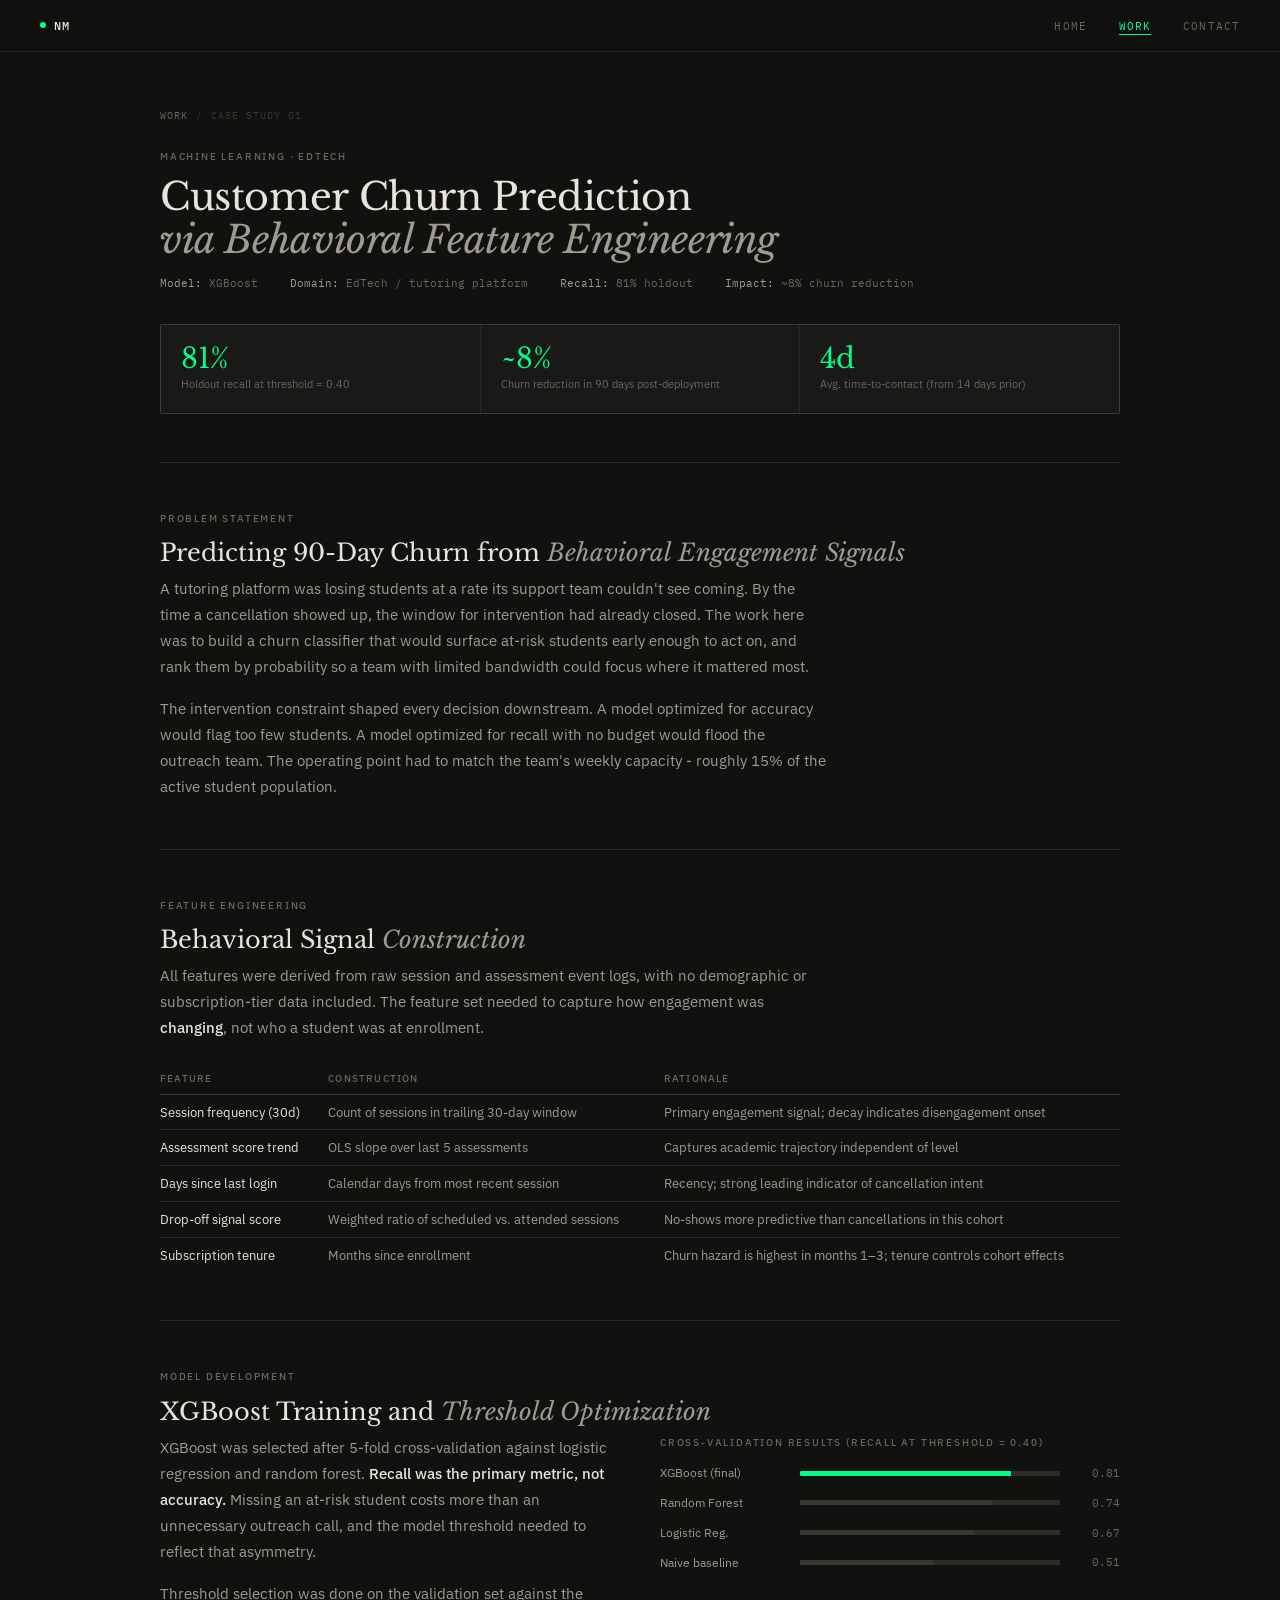
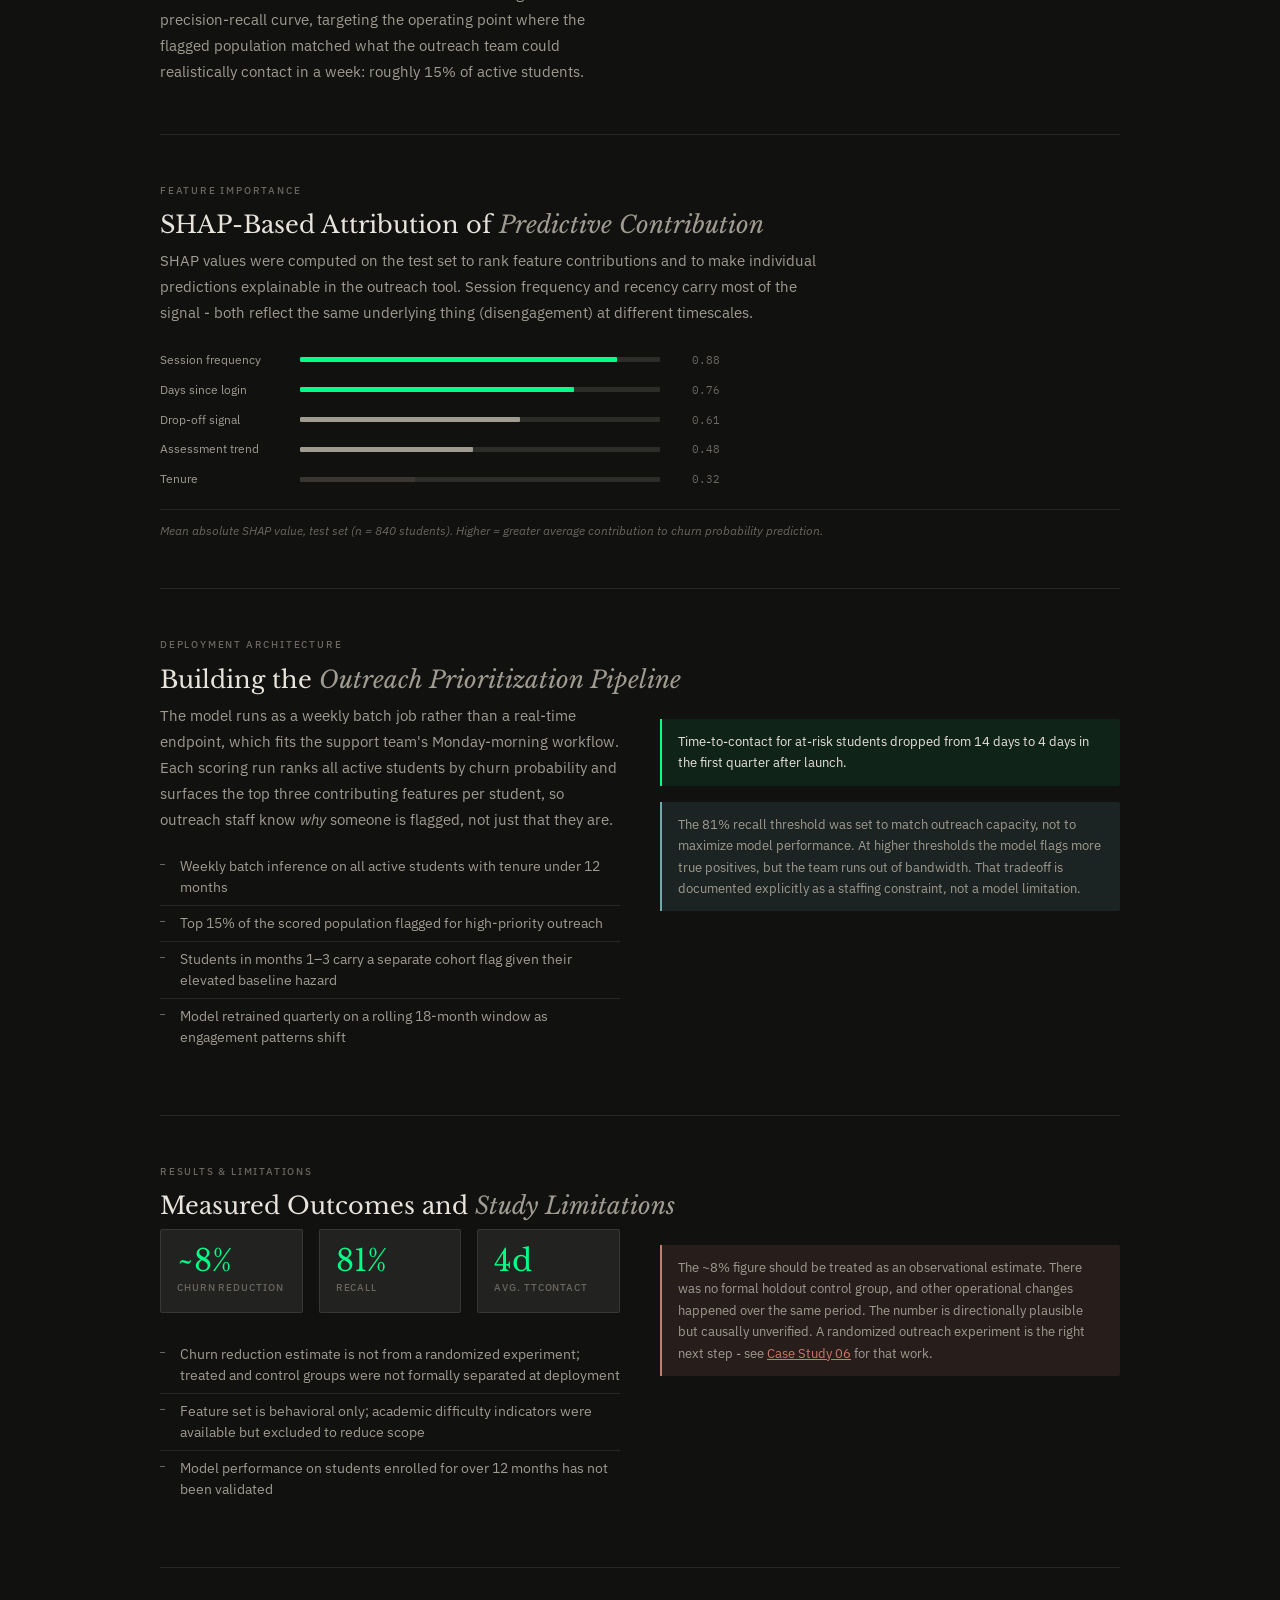
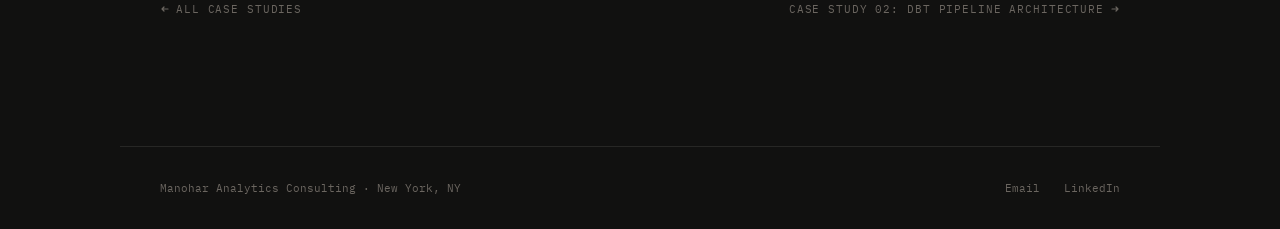
<file: cs-churn.html>
<!DOCTYPE html>
<html lang="en">
<head>
<meta charset="UTF-8">
<meta name="viewport" content="width=device-width, initial-scale=1.0">
<title>Customer Churn Prediction - Nik Manohar</title>
<link rel="preconnect" href="https://fonts.googleapis.com">
<link href="https://fonts.googleapis.com/css2?family=Libre+Baskerville:ital,wght@0,400;0,700;1,400&family=IBM+Plex+Sans:wght@300;400;500&family=IBM+Plex+Mono:wght@400;500&display=swap" rel="stylesheet">
<link rel="stylesheet" href="style.css">
<style>
.cs-hero {
  padding: 3.5rem 0 3rem;
  border-bottom: 0.5px solid var(--rule);
}
.cs-breadcrumb {
  display: flex; align-items: center; gap: 0.5rem;
  font-family: 'IBM Plex Mono', monospace;
  font-size: 10px; letter-spacing: 0.10em; text-transform: uppercase;
  color: var(--ink-dim); margin-bottom: 1.5rem;
}
.cs-breadcrumb a { color: var(--ink-dim); text-decoration: none; transition: color 0.15s; }
.cs-breadcrumb a:hover { color: var(--accent); }
.cs-breadcrumb span { color: var(--ink-faint); }

.cs-hero h1 { font-size: clamp(24px, 3.5vw, 38px); margin-bottom: 0.75rem; line-height: 1.15; }
.cs-meta {
  display: flex; flex-wrap: wrap; gap: 0.5rem 2rem;
  margin-bottom: 2rem;
}
.cs-meta-item { font-family: 'IBM Plex Mono', monospace; font-size: 11px; color: var(--ink-dim); }
.cs-meta-item strong { color: var(--ink-mid); font-weight: 400; }

.cs-outcomes {
  display: grid; grid-template-columns: repeat(3, 1fr); gap: 1px;
  background: var(--rule); border: 0.5px solid var(--rule);
  border-radius: 2px; overflow: hidden;
}
@media(max-width:600px){.cs-outcomes{grid-template-columns:1fr 1fr;}}

.outcome-cell {
  background: var(--paper-2); padding: 1.25rem;
}
.outcome-num {
  font-family: 'Libre Baskerville', serif;
  font-size: 28px; line-height: 1; color: var(--accent); margin-bottom: 4px;
}
.outcome-label { font-size: 11px; color: var(--ink-dim); line-height: 1.4; }

/* Content sections */
.cs-section { margin: 3rem 0; }
.cs-section h2 { font-size: clamp(18px, 2.5vw, 24px); margin-bottom: 0.5rem; }
.cs-section .section-label {
  font-size: 10px; font-weight: 500; letter-spacing: 0.18em; text-transform: uppercase;
  color: var(--ink-dim); margin-bottom: 0.75rem;
}
.cs-body-text {
  font-size: 14.5px; color: var(--ink-mid); line-height: 1.80;
  max-width: 74ch;
}
.cs-body-text + .cs-body-text { margin-top: 1rem; }
.cs-body-text strong { color: var(--ink); font-weight: 500; }

.cs-divider { border: none; border-top: 0.5px solid var(--rule); margin: 2.5rem 0; }

/* Nav between case studies */
.cs-nav-footer {
  display: flex; justify-content: space-between; align-items: center;
  padding: 2rem 0; border-top: 0.5px solid var(--rule); margin-top: 2rem;
}
.cs-nav-link {
  font-family: 'IBM Plex Mono', monospace;
  font-size: 11px; letter-spacing: 0.08em; text-transform: uppercase;
  color: var(--ink-dim); text-decoration: none;
  display: flex; align-items: center; gap: 6px; transition: color 0.15s;
}
.cs-nav-link:hover { color: var(--accent); }
</style>
</head>
<body>
<nav class="site-nav">
  <a class="nav-logo" href="index.html"><span class="dot"></span>NM</a>
  <ul class="nav-links">
    <li><a href="index.html">Home</a></li>
    <li><a href="work.html" class="active">Work</a></li>
    <li><a href="/cdn-cgi/l/email-protection#0c626567646560616d6263646d7e35384c6b616d6560226f6361">Contact</a></li>
  </ul>
</nav>

<div class="page-wrap">

  <div class="cs-hero fade-up">
    <div class="cs-breadcrumb">
      <a href="work.html">Work</a>
      <span>/</span>
      <span>Case Study 01</span>
    </div>
    <div class="label" style="margin-bottom:0.6rem">Machine Learning · EdTech</div>
    <h1>Customer Churn Prediction<br><em>via Behavioral Feature Engineering</em></h1>
    <div class="cs-meta">
      <div class="cs-meta-item"><strong>Model:</strong> XGBoost</div>
      <div class="cs-meta-item"><strong>Domain:</strong> EdTech / tutoring platform</div>
      <div class="cs-meta-item"><strong>Recall:</strong> 81% holdout</div>
      <div class="cs-meta-item"><strong>Impact:</strong> ~8% churn reduction</div>
    </div>
    <div class="cs-outcomes">
      <div class="outcome-cell">
        <div class="outcome-num">81%</div>
        <div class="outcome-label">Holdout recall at threshold = 0.40</div>
      </div>
      <div class="outcome-cell">
        <div class="outcome-num">~8%</div>
        <div class="outcome-label">Churn reduction in 90 days post-deployment</div>
      </div>
      <div class="outcome-cell">
        <div class="outcome-num">4d</div>
        <div class="outcome-label">Avg. time-to-contact (from 14 days prior)</div>
      </div>
    </div>
  </div>

  <!-- Problem -->
  <div class="cs-section fade-up">
    <div class="section-label">Problem Statement</div>
    <h2>Predicting 90-Day Churn from <em>Behavioral Engagement Signals</em></h2>
    <p class="cs-body-text">A tutoring platform was losing students at a rate its support team couldn't see coming. By the time a cancellation showed up, the window for intervention had already closed. The work here was to build a churn classifier that would surface at-risk students early enough to act on, and rank them by probability so a team with limited bandwidth could focus where it mattered most.</p>
    <p class="cs-body-text">The intervention constraint shaped every decision downstream. A model optimized for accuracy would flag too few students. A model optimized for recall with no budget would flood the outreach team. The operating point had to match the team's weekly capacity - roughly 15% of the active student population.</p>
  </div>

  <hr class="cs-divider">

  <!-- Feature Engineering -->
  <div class="cs-section fade-up">
    <div class="section-label">Feature Engineering</div>
    <h2>Behavioral Signal <em>Construction</em></h2>
    <p class="cs-body-text" style="margin-bottom:1.5rem">All features were derived from raw session and assessment event logs, with no demographic or subscription-tier data included. The feature set needed to capture how engagement was <strong>changing</strong>, not who a student was at enrollment.</p>
    <table class="dtable">
      <thead><tr><th>Feature</th><th>Construction</th><th>Rationale</th></tr></thead>
      <tbody>
        <tr><td>Session frequency (30d)</td><td>Count of sessions in trailing 30-day window</td><td>Primary engagement signal; decay indicates disengagement onset</td></tr>
        <tr><td>Assessment score trend</td><td>OLS slope over last 5 assessments</td><td>Captures academic trajectory independent of level</td></tr>
        <tr><td>Days since last login</td><td>Calendar days from most recent session</td><td>Recency; strong leading indicator of cancellation intent</td></tr>
        <tr><td>Drop-off signal score</td><td>Weighted ratio of scheduled vs. attended sessions</td><td>No-shows more predictive than cancellations in this cohort</td></tr>
        <tr><td>Subscription tenure</td><td>Months since enrollment</td><td>Churn hazard is highest in months 1–3; tenure controls cohort effects</td></tr>
      </tbody>
    </table>
  </div>

  <hr class="cs-divider">

  <!-- Model -->
  <div class="cs-section fade-up">
    <div class="section-label">Model Development</div>
    <h2>XGBoost Training and <em>Threshold Optimization</em></h2>
    <div class="two-col">
      <div>
        <p class="cs-body-text">XGBoost was selected after 5-fold cross-validation against logistic regression and random forest. <strong>Recall was the primary metric, not accuracy.</strong> Missing an at-risk student costs more than an unnecessary outreach call, and the model threshold needed to reflect that asymmetry.</p>
        <p class="cs-body-text" style="margin-top:1rem">Threshold selection was done on the validation set against the precision-recall curve, targeting the operating point where the flagged population matched what the outreach team could realistically contact in a week: roughly 15% of active students.</p>
      </div>
      <div>
        <div class="section-label" style="margin-bottom:0.75rem">Cross-validation results (recall at threshold = 0.40)</div>
        <div class="bar-chart">
          <div class="bar-row"><div class="bar-label">XGBoost (final)</div><div class="bar-track"><div class="bar-fill accent" style="width:81%"></div></div><div class="bar-val">0.81</div></div>
          <div class="bar-row"><div class="bar-label">Random Forest</div><div class="bar-track"><div class="bar-fill" style="width:74%"></div></div><div class="bar-val">0.74</div></div>
          <div class="bar-row"><div class="bar-label">Logistic Reg.</div><div class="bar-track"><div class="bar-fill" style="width:67%"></div></div><div class="bar-val">0.67</div></div>
          <div class="bar-row"><div class="bar-label">Naive baseline</div><div class="bar-track"><div class="bar-fill" style="width:51%"></div></div><div class="bar-val">0.51</div></div>
        </div>
      </div>
    </div>
  </div>

  <hr class="cs-divider">

  <!-- SHAP -->
  <div class="cs-section fade-up">
    <div class="section-label">Feature Importance</div>
    <h2>SHAP-Based Attribution of <em>Predictive Contribution</em></h2>
    <p class="cs-body-text" style="margin-bottom:1.5rem">SHAP values were computed on the test set to rank feature contributions and to make individual predictions explainable in the outreach tool. Session frequency and recency carry most of the signal - both reflect the same underlying thing (disengagement) at different timescales.</p>
    <div class="bar-chart" style="max-width:560px">
      <div class="bar-row"><div class="bar-label">Session frequency</div><div class="bar-track"><div class="bar-fill accent" style="width:88%"></div></div><div class="bar-val">0.88</div></div>
      <div class="bar-row"><div class="bar-label">Days since login</div><div class="bar-track"><div class="bar-fill accent" style="width:76%"></div></div><div class="bar-val">0.76</div></div>
      <div class="bar-row"><div class="bar-label">Drop-off signal</div><div class="bar-track"><div class="bar-fill" style="width:61%;background:var(--ink-mid)"></div></div><div class="bar-val">0.61</div></div>
      <div class="bar-row"><div class="bar-label">Assessment trend</div><div class="bar-track"><div class="bar-fill" style="width:48%;background:var(--ink-mid)"></div></div><div class="bar-val">0.48</div></div>
      <div class="bar-row"><div class="bar-label">Tenure</div><div class="bar-track"><div class="bar-fill" style="width:32%"></div></div><div class="bar-val">0.32</div></div>
    </div>
    <div class="footnote">Mean absolute SHAP value, test set (n = 840 students). Higher = greater average contribution to churn probability prediction.</div>
  </div>

  <hr class="cs-divider">

  <!-- Deployment -->
  <div class="cs-section fade-up">
    <div class="section-label">Deployment Architecture</div>
    <h2>Building the <em>Outreach Prioritization Pipeline</em></h2>
    <div class="two-col">
      <div>
        <p class="cs-body-text">The model runs as a weekly batch job rather than a real-time endpoint, which fits the support team's Monday-morning workflow. Each scoring run ranks all active students by churn probability and surfaces the top three contributing features per student, so outreach staff know <em>why</em> someone is flagged, not just that they are.</p>
        <ul class="blist" style="margin-top:1rem">
          <li>Weekly batch inference on all active students with tenure under 12 months</li>
          <li>Top 15% of the scored population flagged for high-priority outreach</li>
          <li>Students in months 1–3 carry a separate cohort flag given their elevated baseline hazard</li>
          <li>Model retrained quarterly on a rolling 18-month window as engagement patterns shift</li>
        </ul>
      </div>
      <div>
        <div class="callout accent">Time-to-contact for at-risk students dropped from 14 days to 4 days in the first quarter after launch.</div>
        <div class="callout teal" style="margin-top:0">The 81% recall threshold was set to match outreach capacity, not to maximize model performance. At higher thresholds the model flags more true positives, but the team runs out of bandwidth. That tradeoff is documented explicitly as a staffing constraint, not a model limitation.</div>
      </div>
    </div>
  </div>

  <hr class="cs-divider">

  <!-- Results + Limitations -->
  <div class="cs-section fade-up">
    <div class="section-label">Results &amp; Limitations</div>
    <h2>Measured Outcomes and <em>Study Limitations</em></h2>
    <div class="two-col">
      <div>
        <div class="three-col" style="margin-bottom:1.5rem">
          <div class="stat-box"><div class="stat-num accent">~8%</div><div class="stat-unit">Churn reduction</div></div>
          <div class="stat-box"><div class="stat-num accent">81%</div><div class="stat-unit">Recall</div></div>
          <div class="stat-box"><div class="stat-num accent">4d</div><div class="stat-unit">Avg. TTContact</div></div>
        </div>
        <ul class="blist">
          <li>Churn reduction estimate is not from a randomized experiment; treated and control groups were not formally separated at deployment</li>
          <li>Feature set is behavioral only; academic difficulty indicators were available but excluded to reduce scope</li>
          <li>Model performance on students enrolled for over 12 months has not been validated</li>
        </ul>
      </div>
      <div>
        <div class="callout red">The ~8% figure should be treated as an observational estimate. There was no formal holdout control group, and other operational changes happened over the same period. The number is directionally plausible but causally unverified. A randomized outreach experiment is the right next step - see <a href="cs-rct.html" style="color:var(--red)">Case Study 06</a> for that work.</div>
      </div>
    </div>
  </div>

  <div class="cs-nav-footer">
    <a href="work.html" class="cs-nav-link">
      <svg width="10" height="10" viewBox="0 0 10 10" fill="none"><path d="M8 5H2M4 3l-2 2 2 2" stroke="currentColor" stroke-width="1.2" stroke-linecap="round" stroke-linejoin="round"/></svg>
      All case studies
    </a>
    <a href="cs-dbt.html" class="cs-nav-link">
      Case Study 02: dbt Pipeline Architecture
      <svg width="10" height="10" viewBox="0 0 10 10" fill="none"><path d="M2 5h6M6 3l2 2-2 2" stroke="currentColor" stroke-width="1.2" stroke-linecap="round" stroke-linejoin="round"/></svg>
    </a>
  </div>

</div>

<footer><div class="site-footer">
  <div class="footer-left">Manohar Analytics Consulting · New York, NY</div>
  <div class="footer-links">
    <a href="/cdn-cgi/l/email-protection#dab4b3b1b2b3b6b7bbb4b5b2bba8e3ee9abdb7bbb3b6f4b9b5b7">Email</a>
    <a href="https://www.linkedin.com/in/nik-manohar/" target="_blank">LinkedIn</a>
    <a href="
</file>
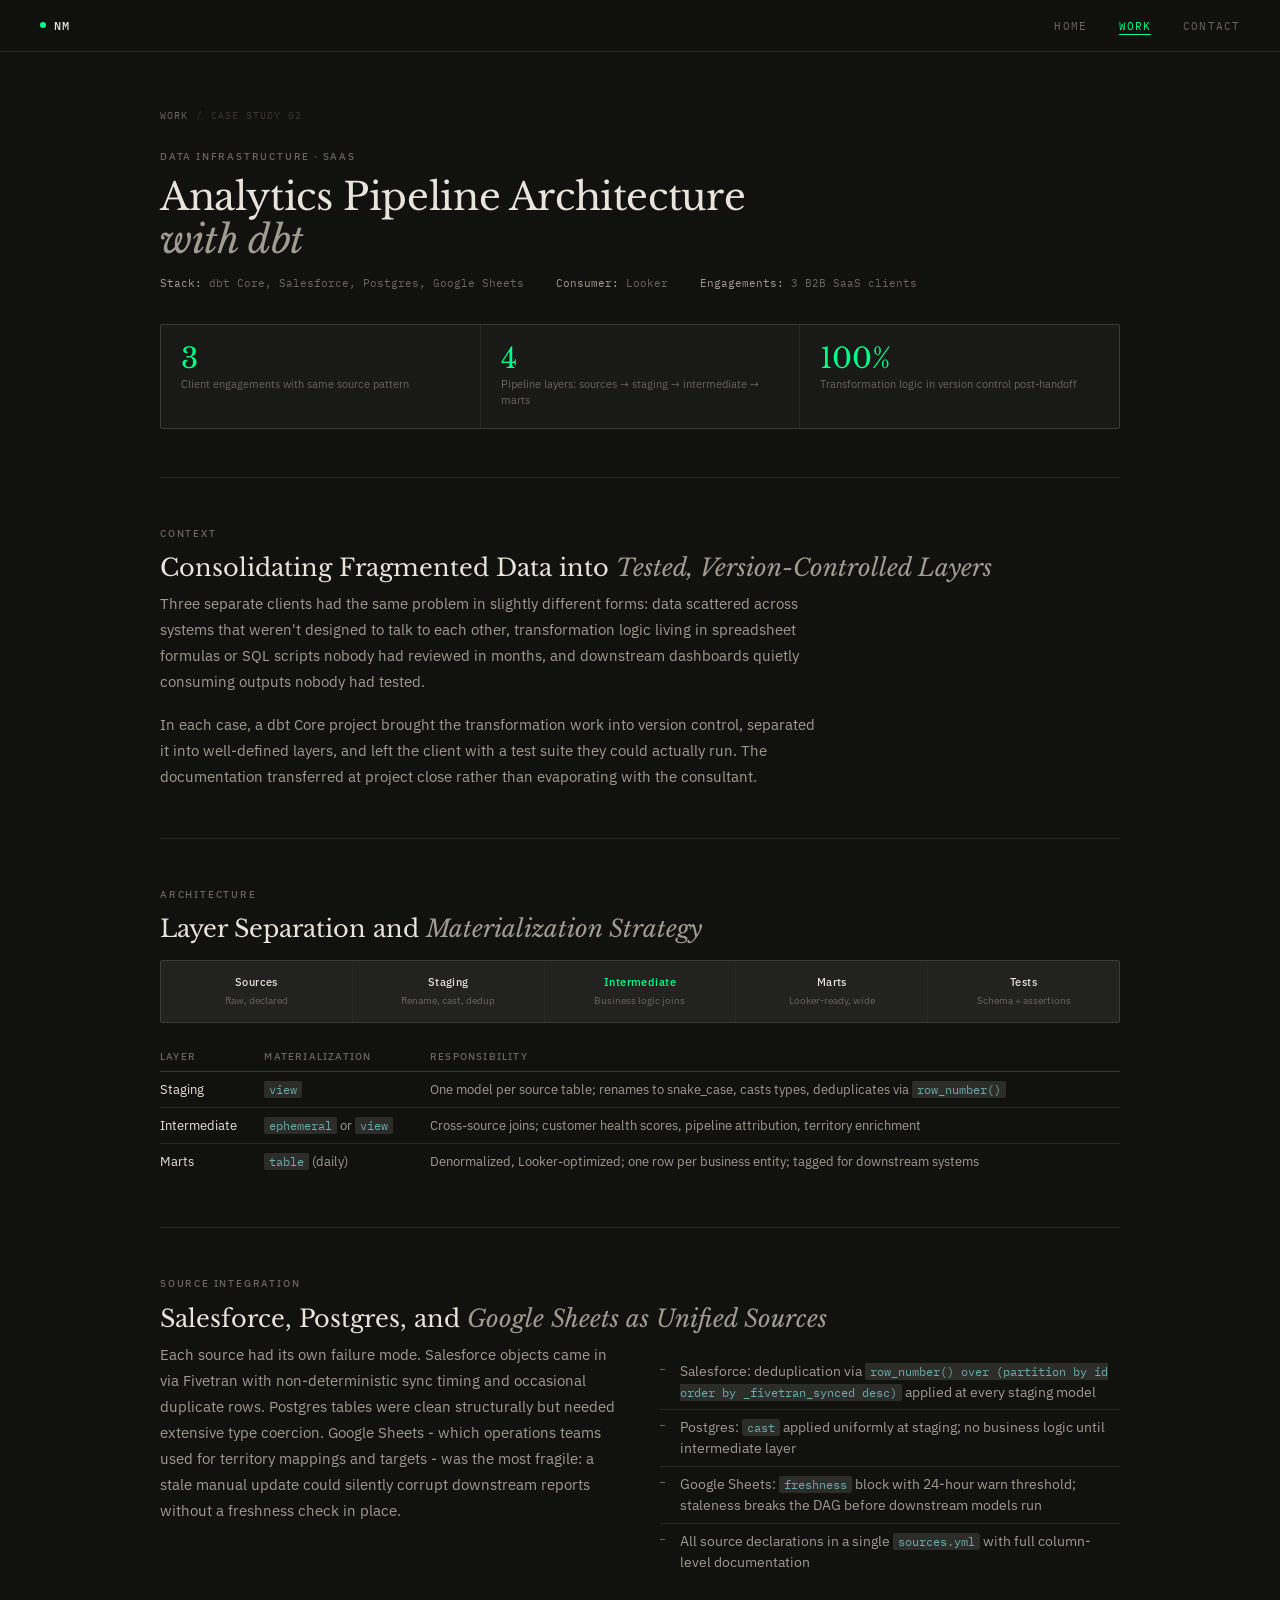
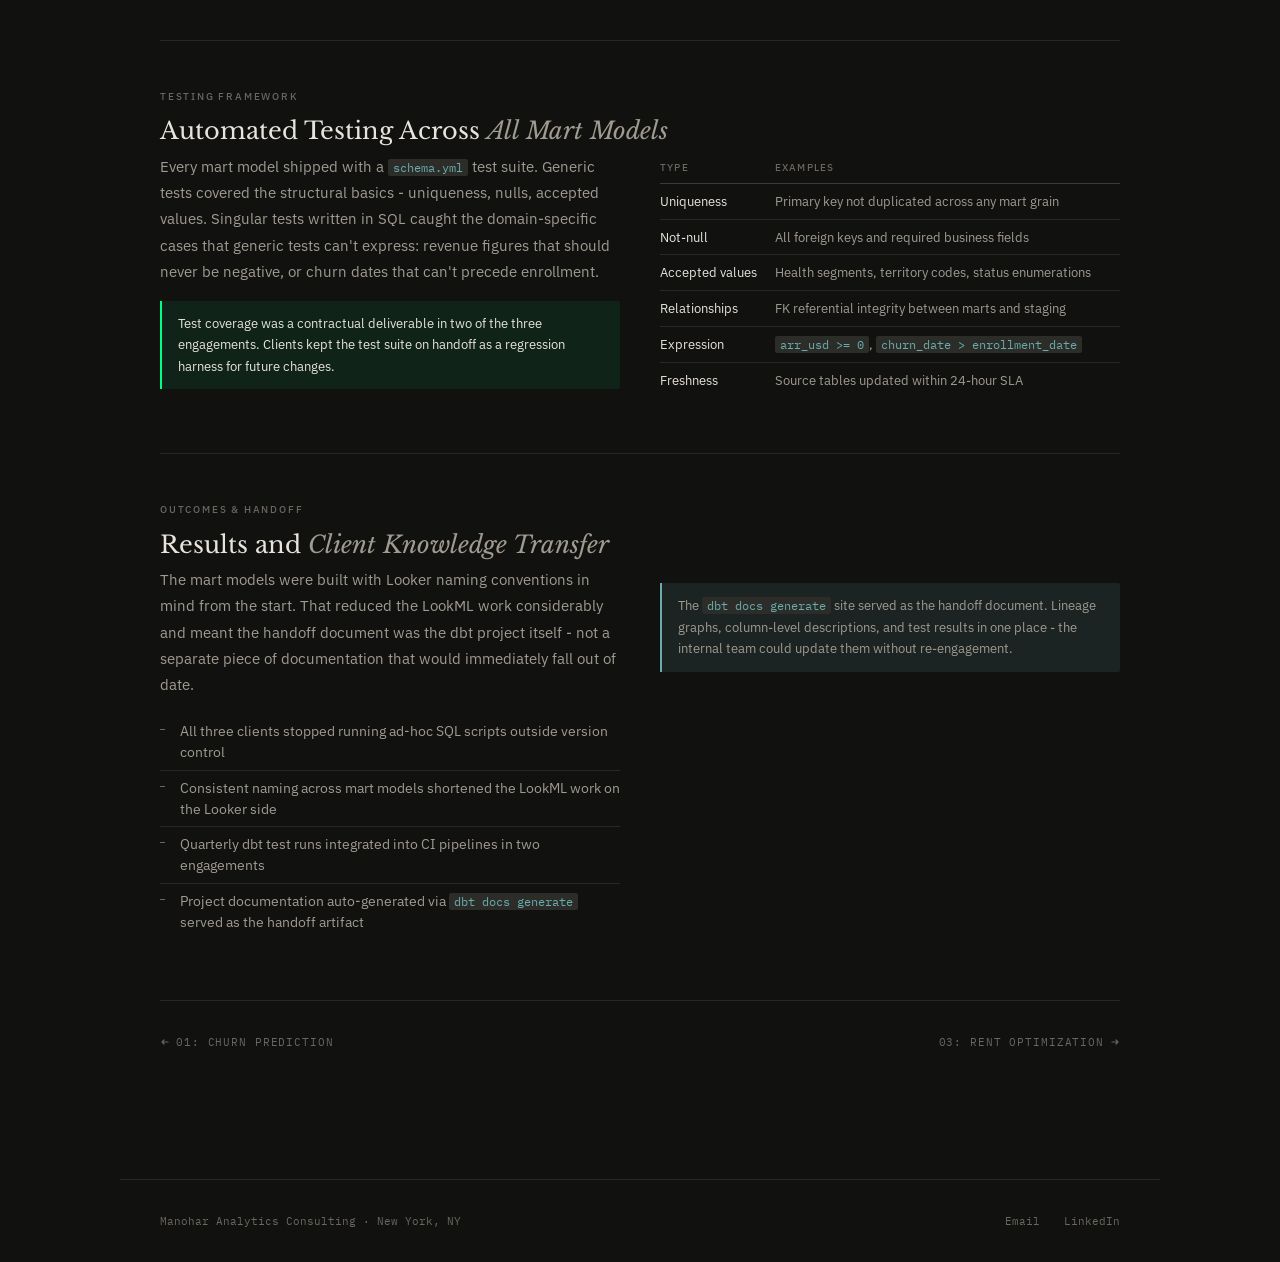
<file: cs-dbt.html>
<!DOCTYPE html>
<html lang="en">
<head>
<meta charset="UTF-8">
<meta name="viewport" content="width=device-width, initial-scale=1.0">
<title>dbt Pipeline Architecture - Nik Manohar</title>
<link rel="preconnect" href="https://fonts.googleapis.com">
<link href="https://fonts.googleapis.com/css2?family=Libre+Baskerville:ital,wght@0,400;0,700;1,400&family=IBM+Plex+Sans:wght@300;400;500&family=IBM+Plex+Mono:wght@400;500&display=swap" rel="stylesheet">
<link rel="stylesheet" href="style.css">
<style>
.cs-hero { padding:3.5rem 0 3rem; border-bottom:0.5px solid var(--rule); }
.cs-breadcrumb { display:flex;align-items:center;gap:0.5rem;font-family:'IBM Plex Mono',monospace;font-size:10px;letter-spacing:0.10em;text-transform:uppercase;color:var(--ink-dim);margin-bottom:1.5rem; }
.cs-breadcrumb a { color:var(--ink-dim);text-decoration:none;transition:color 0.15s; }
.cs-breadcrumb a:hover { color:var(--accent); }
.cs-breadcrumb span { color:var(--ink-faint); }
.cs-hero h1 { font-size:clamp(24px,3.5vw,38px);margin-bottom:0.75rem;line-height:1.15; }
.cs-meta { display:flex;flex-wrap:wrap;gap:0.5rem 2rem;margin-bottom:2rem; }
.cs-meta-item { font-family:'IBM Plex Mono',monospace;font-size:11px;color:var(--ink-dim); }
.cs-meta-item strong { color:var(--ink-mid);font-weight:400; }
.cs-outcomes { display:grid;grid-template-columns:repeat(3,1fr);gap:1px;background:var(--rule);border:0.5px solid var(--rule);border-radius:2px;overflow:hidden; }
@media(max-width:600px){.cs-outcomes{grid-template-columns:1fr 1fr;}}
.outcome-cell { background:var(--paper-2);padding:1.25rem; }
.outcome-num { font-family:'Libre Baskerville',serif;font-size:28px;line-height:1;color:var(--accent);margin-bottom:4px; }
.outcome-label { font-size:11px;color:var(--ink-dim);line-height:1.4; }
.cs-section { margin:3rem 0; }
.cs-section h2 { font-size:clamp(18px,2.5vw,24px);margin-bottom:0.5rem; }
.cs-section .section-label { font-size:10px;font-weight:500;letter-spacing:0.18em;text-transform:uppercase;color:var(--ink-dim);margin-bottom:0.75rem; }
.cs-body-text { font-size:14.5px;color:var(--ink-mid);line-height:1.80;max-width:74ch; }
.cs-body-text+.cs-body-text { margin-top:1rem; }
.cs-body-text strong { color:var(--ink);font-weight:500; }
.cs-divider { border:none;border-top:0.5px solid var(--rule);margin:2.5rem 0; }
.cs-nav-footer { display:flex;justify-content:space-between;align-items:center;padding:2rem 0;border-top:0.5px solid var(--rule);margin-top:2rem; }
.cs-nav-link { font-family:'IBM Plex Mono',monospace;font-size:11px;letter-spacing:0.08em;text-transform:uppercase;color:var(--ink-dim);text-decoration:none;display:flex;align-items:center;gap:6px;transition:color 0.15s; }
.cs-nav-link:hover { color:var(--accent); }
</style>
</head>
<body>
<nav class="site-nav">
  <a class="nav-logo" href="index.html"><span class="dot"></span>NM</a>
  <ul class="nav-links">
    <li><a href="index.html">Home</a></li>
    <li><a href="work.html" class="active">Work</a></li>
    <li><a href="/cdn-cgi/l/email-protection#701e191b18191c1d111e1f181102494430171d11191c5e131f1d">Contact</a></li>
  </ul>
</nav>
<div class="page-wrap">

  <div class="cs-hero fade-up">
    <div class="cs-breadcrumb"><a href="work.html">Work</a><span>/</span><span>Case Study 02</span></div>
    <div class="label" style="margin-bottom:0.6rem">Data Infrastructure · SaaS</div>
    <h1>Analytics Pipeline Architecture<br><em>with dbt</em></h1>
    <div class="cs-meta">
      <div class="cs-meta-item"><strong>Stack:</strong> dbt Core, Salesforce, Postgres, Google Sheets</div>
      <div class="cs-meta-item"><strong>Consumer:</strong> Looker</div>
      <div class="cs-meta-item"><strong>Engagements:</strong> 3 B2B SaaS clients</div>
    </div>
    <div class="cs-outcomes">
      <div class="outcome-cell"><div class="outcome-num">3</div><div class="outcome-label">Client engagements with same source pattern</div></div>
      <div class="outcome-cell"><div class="outcome-num">4</div><div class="outcome-label">Pipeline layers: sources → staging → intermediate → marts</div></div>
      <div class="outcome-cell"><div class="outcome-num">100%</div><div class="outcome-label">Transformation logic in version control post-handoff</div></div>
    </div>
  </div>

  <div class="cs-section fade-up">
    <div class="section-label">Context</div>
    <h2>Consolidating Fragmented Data into <em>Tested, Version-Controlled Layers</em></h2>
    <p class="cs-body-text">Three separate clients had the same problem in slightly different forms: data scattered across systems that weren't designed to talk to each other, transformation logic living in spreadsheet formulas or SQL scripts nobody had reviewed in months, and downstream dashboards quietly consuming outputs nobody had tested.</p>
    <p class="cs-body-text">In each case, a dbt Core project brought the transformation work into version control, separated it into well-defined layers, and left the client with a test suite they could actually run. The documentation transferred at project close rather than evaporating with the consultant.</p>
  </div>

  <hr class="cs-divider">

  <div class="cs-section fade-up">
    <div class="section-label">Architecture</div>
    <h2>Layer Separation and <em>Materialization Strategy</em></h2>
    <div class="pipeline">
      <div class="pl-node"><div class="pl-name">Sources</div><div class="pl-sub">Raw, declared</div></div>
      <div class="pl-node"><div class="pl-name">Staging</div><div class="pl-sub">Rename, cast, dedup</div></div>
      <div class="pl-node active"><div class="pl-name">Intermediate</div><div class="pl-sub">Business logic joins</div></div>
      <div class="pl-node"><div class="pl-name">Marts</div><div class="pl-sub">Looker-ready, wide</div></div>
      <div class="pl-node"><div class="pl-name">Tests</div><div class="pl-sub">Schema + assertions</div></div>
    </div>
    <table class="dtable" style="margin-top:1.25rem">
      <thead><tr><th>Layer</th><th>Materialization</th><th>Responsibility</th></tr></thead>
      <tbody>
        <tr><td>Staging</td><td><code>view</code></td><td>One model per source table; renames to snake_case, casts types, deduplicates via <code>row_number()</code></td></tr>
        <tr><td>Intermediate</td><td><code>ephemeral</code> or <code>view</code></td><td>Cross-source joins; customer health scores, pipeline attribution, territory enrichment</td></tr>
        <tr><td>Marts</td><td><code>table</code> (daily)</td><td>Denormalized, Looker-optimized; one row per business entity; tagged for downstream systems</td></tr>
      </tbody>
    </table>
  </div>

  <hr class="cs-divider">

  <div class="cs-section fade-up">
    <div class="section-label">Source Integration</div>
    <h2>Salesforce, Postgres, and <em>Google Sheets as Unified Sources</em></h2>
    <div class="two-col">
      <div>
        <p class="cs-body-text">Each source had its own failure mode. Salesforce objects came in via Fivetran with non-deterministic sync timing and occasional duplicate rows. Postgres tables were clean structurally but needed extensive type coercion. Google Sheets - which operations teams used for territory mappings and targets - was the most fragile: a stale manual update could silently corrupt downstream reports without a freshness check in place.</p>
      </div>
      <div>
        <ul class="blist">
          <li>Salesforce: deduplication via <code>row_number() over (partition by id order by _fivetran_synced desc)</code> applied at every staging model</li>
          <li>Postgres: <code>cast</code> applied uniformly at staging; no business logic until intermediate layer</li>
          <li>Google Sheets: <code>freshness</code> block with 24-hour warn threshold; staleness breaks the DAG before downstream models run</li>
          <li>All source declarations in a single <code>sources.yml</code> with full column-level documentation</li>
        </ul>
      </div>
    </div>
  </div>

  <hr class="cs-divider">

  <div class="cs-section fade-up">
    <div class="section-label">Testing Framework</div>
    <h2>Automated Testing Across <em>All Mart Models</em></h2>
    <div class="two-col">
      <div>
        <p class="cs-body-text">Every mart model shipped with a <code>schema.yml</code> test suite. Generic tests covered the structural basics - uniqueness, nulls, accepted values. Singular tests written in SQL caught the domain-specific cases that generic tests can't express: revenue figures that should never be negative, or churn dates that can't precede enrollment.</p>
        <div class="callout accent" style="margin-top:1rem">Test coverage was a contractual deliverable in two of the three engagements. Clients kept the test suite on handoff as a regression harness for future changes.</div>
      </div>
      <div>
        <table class="dtable">
          <thead><tr><th>Type</th><th>Examples</th></tr></thead>
          <tbody>
            <tr><td>Uniqueness</td><td>Primary key not duplicated across any mart grain</td></tr>
            <tr><td>Not-null</td><td>All foreign keys and required business fields</td></tr>
            <tr><td>Accepted values</td><td>Health segments, territory codes, status enumerations</td></tr>
            <tr><td>Relationships</td><td>FK referential integrity between marts and staging</td></tr>
            <tr><td>Expression</td><td><code>arr_usd >= 0</code>, <code>churn_date > enrollment_date</code></td></tr>
            <tr><td>Freshness</td><td>Source tables updated within 24-hour SLA</td></tr>
          </tbody>
        </table>
      </div>
    </div>
  </div>

  <hr class="cs-divider">

  <div class="cs-section fade-up">
    <div class="section-label">Outcomes &amp; Handoff</div>
    <h2>Results and <em>Client Knowledge Transfer</em></h2>
    <div class="two-col">
      <div>
        <p class="cs-body-text">The mart models were built with Looker naming conventions in mind from the start. That reduced the LookML work considerably and meant the handoff document was the dbt project itself - not a separate piece of documentation that would immediately fall out of date.</p>
        <ul class="blist" style="margin-top:1rem">
          <li>All three clients stopped running ad-hoc SQL scripts outside version control</li>
          <li>Consistent naming across mart models shortened the LookML work on the Looker side</li>
          <li>Quarterly dbt test runs integrated into CI pipelines in two engagements</li>
          <li>Project documentation auto-generated via <code>dbt docs generate</code> served as the handoff artifact</li>
        </ul>
      </div>
      <div>
        <div class="callout teal">The <code>dbt docs generate</code> site served as the handoff document. Lineage graphs, column-level descriptions, and test results in one place - the internal team could update them without re-engagement.</div>
      </div>
    </div>
  </div>

  <div class="cs-nav-footer">
    <a href="cs-churn.html" class="cs-nav-link"><svg width="10" height="10" viewBox="0 0 10 10" fill="none"><path d="M8 5H2M4 3l-2 2 2 2" stroke="currentColor" stroke-width="1.2" stroke-linecap="round" stroke-linejoin="round"/></svg>01: Churn Prediction</a>
    <a href="cs-rent.html" class="cs-nav-link">03: Rent Optimization<svg width="10" height="10" viewBox="0 0 10 10" fill="none"><path d="M2 5h6M6 3l2 2-2 2" stroke="currentColor" stroke-width="1.2" stroke-linecap="round" stroke-linejoin="round"/></svg></a>
  </div>
</div>
<footer><div class="site-footer">
  <div class="footer-left">Manohar Analytics Consulting · New York, NY</div>
  <div class="footer-links"><a href="/cdn-cgi/l/email-protection#57393e3c3f3e3b3a3639383f36256e6317303a363e3b7934383a">Email</a><a href="https://www.linkedin.com/in/nik-manohar/" target="_blank">LinkedIn</a><a hre
</file>
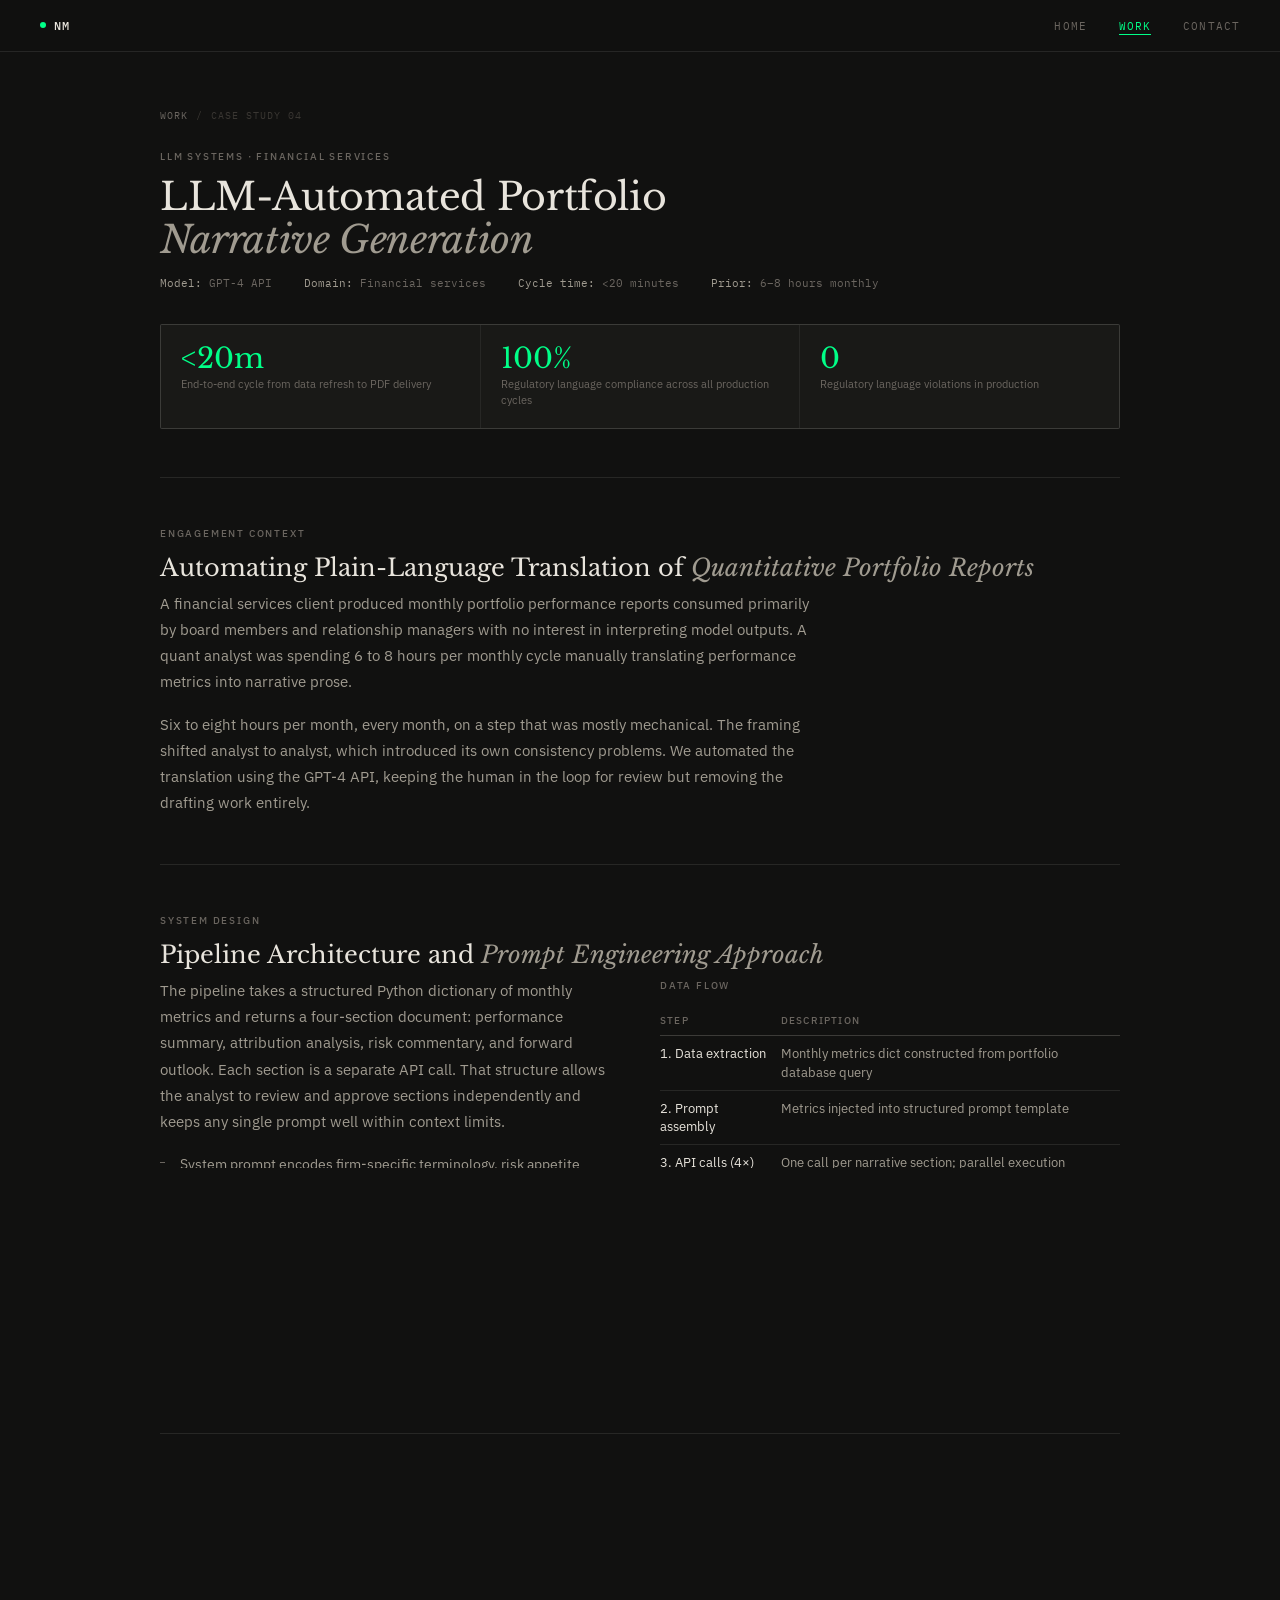
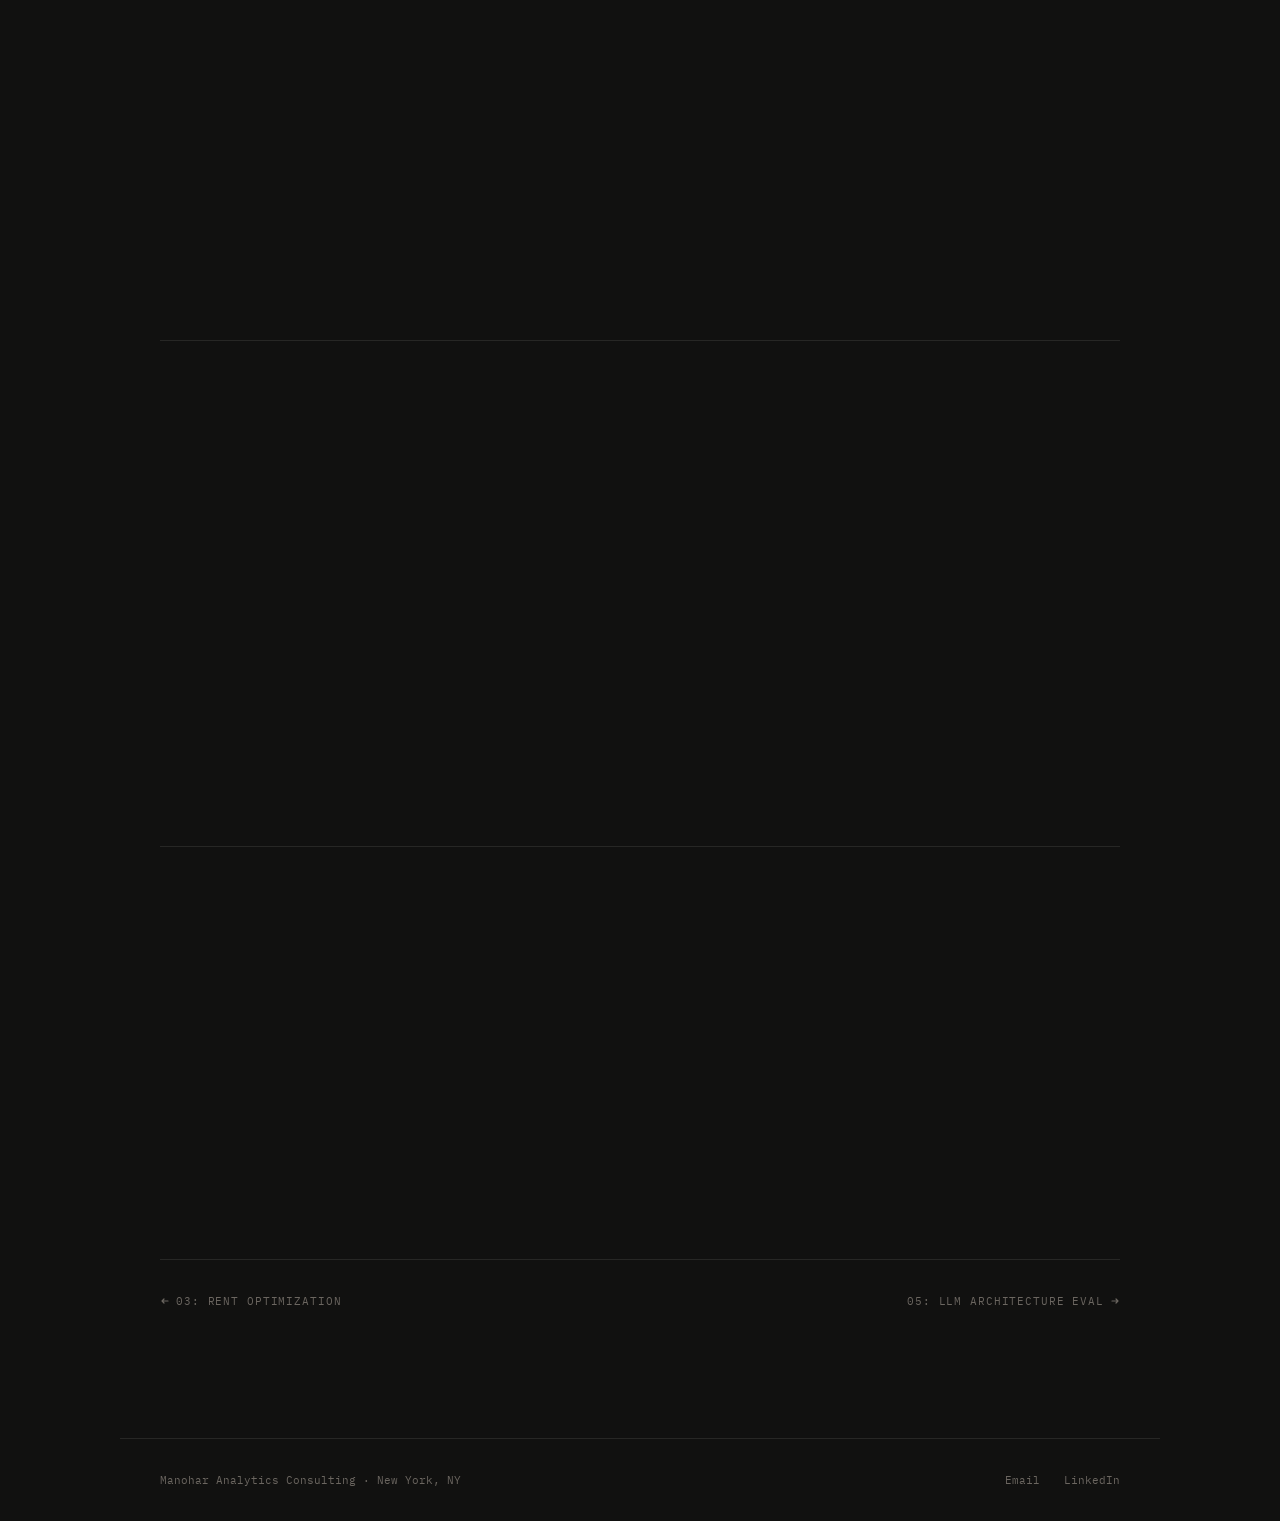
<file: cs-llm.html>
<!DOCTYPE html>
<html lang="en">
<head>
<meta charset="UTF-8">
<meta name="viewport" content="width=device-width, initial-scale=1.0">
<title>LLM Portfolio Narrative Generation - Nik Manohar</title>
<link rel="preconnect" href="https://fonts.googleapis.com">
<link href="https://fonts.googleapis.com/css2?family=Libre+Baskerville:ital,wght@0,400;0,700;1,400&family=IBM+Plex+Sans:wght@300;400;500&family=IBM+Plex+Mono:wght@400;500&display=swap" rel="stylesheet">
<link rel="stylesheet" href="style.css">
<style>
.cs-hero{padding:3.5rem 0 3rem;border-bottom:0.5px solid var(--rule);}
.cs-breadcrumb{display:flex;align-items:center;gap:0.5rem;font-family:'IBM Plex Mono',monospace;font-size:10px;letter-spacing:0.10em;text-transform:uppercase;color:var(--ink-dim);margin-bottom:1.5rem;}
.cs-breadcrumb a{color:var(--ink-dim);text-decoration:none;transition:color 0.15s;}
.cs-breadcrumb a:hover{color:var(--accent);}
.cs-breadcrumb span{color:var(--ink-faint);}
.cs-hero h1{font-size:clamp(24px,3.5vw,38px);margin-bottom:0.75rem;line-height:1.15;}
.cs-meta{display:flex;flex-wrap:wrap;gap:0.5rem 2rem;margin-bottom:2rem;}
.cs-meta-item{font-family:'IBM Plex Mono',monospace;font-size:11px;color:var(--ink-dim);}
.cs-meta-item strong{color:var(--ink-mid);font-weight:400;}
.cs-outcomes{display:grid;grid-template-columns:repeat(3,1fr);gap:1px;background:var(--rule);border:0.5px solid var(--rule);border-radius:2px;overflow:hidden;}
@media(max-width:600px){.cs-outcomes{grid-template-columns:1fr 1fr;}}
.outcome-cell{background:var(--paper-2);padding:1.25rem;}
.outcome-num{font-family:'Libre Baskerville',serif;font-size:28px;line-height:1;color:var(--accent);margin-bottom:4px;}
.outcome-label{font-size:11px;color:var(--ink-dim);line-height:1.4;}
.cs-section{margin:3rem 0;}
.cs-section h2{font-size:clamp(18px,2.5vw,24px);margin-bottom:0.5rem;}
.section-label{font-size:10px;font-weight:500;letter-spacing:0.18em;text-transform:uppercase;color:var(--ink-dim);margin-bottom:0.75rem;}
.cs-body-text{font-size:14.5px;color:var(--ink-mid);line-height:1.80;max-width:74ch;}
.cs-body-text+.cs-body-text{margin-top:1rem;}
.cs-body-text strong{color:var(--ink);font-weight:500;}
.cs-divider{border:none;border-top:0.5px solid var(--rule);margin:2.5rem 0;}
.cs-nav-footer{display:flex;justify-content:space-between;align-items:center;padding:2rem 0;border-top:0.5px solid var(--rule);margin-top:2rem;}
.cs-nav-link{font-family:'IBM Plex Mono',monospace;font-size:11px;letter-spacing:0.08em;text-transform:uppercase;color:var(--ink-dim);text-decoration:none;display:flex;align-items:center;gap:6px;transition:color 0.15s;}
.cs-nav-link:hover{color:var(--accent);}
</style>
</head>
<body>
<nav class="site-nav">
  <a class="nav-logo" href="index.html"><span class="dot"></span>NM</a>
  <ul class="nav-links">
    <li><a href="index.html">Home</a></li>
    <li><a href="work.html" class="active">Work</a></li>
    <li><a href="/cdn-cgi/l/email-protection#036d6a686b6a6f6e626d6c6b62713a3743646e626a6f2d606c6e">Contact</a></li>
  </ul>
</nav>
<div class="page-wrap">

  <div class="cs-hero fade-up">
    <div class="cs-breadcrumb"><a href="work.html">Work</a><span>/</span><span>Case Study 04</span></div>
    <div class="label" style="margin-bottom:0.6rem">LLM Systems · Financial Services</div>
    <h1>LLM-Automated Portfolio<br><em>Narrative Generation</em></h1>
    <div class="cs-meta">
      <div class="cs-meta-item"><strong>Model:</strong> GPT-4 API</div>
      <div class="cs-meta-item"><strong>Domain:</strong> Financial services</div>
      <div class="cs-meta-item"><strong>Cycle time:</strong> &lt;20 minutes</div>
      <div class="cs-meta-item"><strong>Prior:</strong> 6–8 hours monthly</div>
    </div>
    <div class="cs-outcomes">
      <div class="outcome-cell"><div class="outcome-num">&lt;20m</div><div class="outcome-label">End-to-end cycle from data refresh to PDF delivery</div></div>
      <div class="outcome-cell"><div class="outcome-num">100%</div><div class="outcome-label">Regulatory language compliance across all production cycles</div></div>
      <div class="outcome-cell"><div class="outcome-num">0</div><div class="outcome-label">Regulatory language violations in production</div></div>
    </div>
  </div>

  <div class="cs-section fade-up">
    <div class="section-label">Engagement Context</div>
    <h2>Automating Plain-Language Translation of <em>Quantitative Portfolio Reports</em></h2>
    <p class="cs-body-text">A financial services client produced monthly portfolio performance reports consumed primarily by board members and relationship managers with no interest in interpreting model outputs. A quant analyst was spending 6 to 8 hours per monthly cycle manually translating performance metrics into narrative prose.</p>
    <p class="cs-body-text">Six to eight hours per month, every month, on a step that was mostly mechanical. The framing shifted analyst to analyst, which introduced its own consistency problems. We automated the translation using the GPT-4 API, keeping the human in the loop for review but removing the drafting work entirely.</p>
  </div>

  <hr class="cs-divider">

  <div class="cs-section fade-up">
    <div class="section-label">System Design</div>
    <h2>Pipeline Architecture and <em>Prompt Engineering Approach</em></h2>
    <div class="two-col">
      <div>
        <p class="cs-body-text">The pipeline takes a structured Python dictionary of monthly metrics and returns a four-section document: performance summary, attribution analysis, risk commentary, and forward outlook. Each section is a separate API call. That structure allows the analyst to review and approve sections independently and keeps any single prompt well within context limits.</p>
        <ul class="blist" style="margin-top:0.75rem">
          <li>System prompt encodes firm-specific terminology, risk appetite language, and the set of claims that require explicit hedging</li>
          <li>Temperature set to 0.2 for factual stability - tested at 0.0 and 0.4 with 0.2 chosen as the balance point</li>
          <li>Chain-of-thought instruction: model is asked to derive narrative from the data provided, not from pattern-matched boilerplate</li>
          <li>Explicit instruction to flag anomalies in the data rather than smooth over them in narrative</li>
        </ul>
      </div>
      <div>
        <div class="section-label" style="margin-bottom:0.75rem">Data flow</div>
        <table class="dtable">
          <thead><tr><th>Step</th><th>Description</th></tr></thead>
          <tbody>
            <tr><td>1. Data extraction</td><td>Monthly metrics dict constructed from portfolio database query</td></tr>
            <tr><td>2. Prompt assembly</td><td>Metrics injected into structured prompt template</td></tr>
            <tr><td>3. API calls (4×)</td><td>One call per narrative section; parallel execution</td></tr>
            <tr><td>4. Human review</td><td>Analyst reviews output; average review time under 20 minutes</td></tr>
            <tr><td>5. PDF generation</td><td>Approved sections assembled into formatted report</td></tr>
          </tbody>
        </table>
      </div>
    </div>
  </div>

  <hr class="cs-divider">

  <div class="cs-section fade-up">
    <div class="section-label">Prompt Design</div>
    <h2>Engineering for Factual Accuracy in a <em>Regulated Context</em></h2>
    <div class="two-col">
      <div>
        <p class="cs-body-text">In a regulated financial context, fluency is not the risk. <strong>Wrong numbers are the risk. Forward-looking claims without qualifications are the risk.</strong> Inconsistent terminology that departs from what compliance has approved is the risk. The prompt engineering work was almost entirely about failure mode control, not about making the output read well.</p>
        <div class="callout accent" style="margin-top:1rem">The most valuable single decision was instructing the model to flag data anomalies rather than incorporate them silently. In the first production run, it surfaced a data entry error in the attribution table. Without that instruction, the error would have gone straight into the narrative.</div>
      </div>
      <div>
        <div class="section-label" style="margin-bottom:0.75rem">Key prompt constraints</div>
        <ul class="blist">
          <li>All numerical claims must cite the specific input field they derive from (traceability requirement)</li>
          <li>Forward-looking statements must be framed as conditional on stated assumptions, never as predictions</li>
          <li>Regulatory trigger phrases ("guaranteed", "will", "expected to") explicitly forbidden</li>
          <li>Any input metric outside two standard deviations of the prior 12-month range must be flagged for analyst review rather than incorporated silently</li>
          <li>Firm-specific terminology glossary injected into system prompt; model instructed to use client terms only</li>
        </ul>
      </div>
    </div>
  </div>

  <hr class="cs-divider">

  <div class="cs-section fade-up">
    <div class="section-label">Evaluation Methodology</div>
    <h2>Measuring Output Quality and <em>Factual Fidelity</em></h2>
    <div class="two-col">
      <div>
        <p class="cs-body-text">You can't evaluate a financial LLM pipeline by reading it and deciding it sounds good. A scoring rubric was developed with the client's compliance team covering numerical accuracy, regulatory language, terminology adherence, and completeness. Every section was scored across six test reports before the pipeline went to production.</p>
        <table class="dtable" style="margin-top:1rem">
          <thead><tr><th>Dimension</th><th>Pass criterion</th></tr></thead>
          <tbody>
            <tr><td>Numerical accuracy</td><td>All cited figures match input dict exactly</td></tr>
            <tr><td>Regulatory language</td><td>Zero instances of prohibited forward-looking phrasing</td></tr>
            <tr><td>Terminology</td><td>Client glossary terms used; no external synonyms</td></tr>
            <tr><td>Completeness</td><td>All required sections present per reporting template</td></tr>
          </tbody>
        </table>
      </div>
      <div>
        <div class="section-label" style="margin-bottom:0.75rem">Rubric scores across 6 test reports</div>
        <div class="bar-chart">
          <div class="bar-row"><div class="bar-label">Numerical accuracy</div><div class="bar-track"><div class="bar-fill teal" style="width:98%"></div></div><div class="bar-val">98%</div></div>
          <div class="bar-row"><div class="bar-label">Reg. compliance</div><div class="bar-track"><div class="bar-fill teal" style="width:100%"></div></div><div class="bar-val">100%</div></div>
          <div class="bar-row"><div class="bar-label">Terminology</div><div class="bar-track"><div class="bar-fill teal" style="width:94%"></div></div><div class="bar-val">94%</div></div>
          <div class="bar-row"><div class="bar-label">Completeness</div><div class="bar-track"><div class="bar-fill teal" style="width:100%"></div></div><div class="bar-val">100%</div></div>
        </div>
        <div class="footnote">2% numerical accuracy failures concentrated in one edge case (negative returns displayed as absolute values) corrected in prompt v3.</div>
      </div>
    </div>
  </div>

  <hr class="cs-divider">

  <div class="cs-section fade-up">
    <div class="section-label">Results &amp; Limitations</div>
    <h2>Deployment Outcomes and <em>Known Constraints</em></h2>
    <div class="two-col">
      <div>
        <div class="three-col" style="margin-bottom:1.5rem">
          <div class="stat-box"><div class="stat-num accent">&lt;20m</div><div class="stat-unit">Cycle time</div></div>
          <div class="stat-box"><div class="stat-num accent">100%</div><div class="stat-unit">Format consistency</div></div>
          <div class="stat-box"><div class="stat-num accent">0</div><div class="stat-unit">Reg. violations</div></div>
        </div>
        <p class="cs-body-text">The human review step stayed. That was a contractual and regulatory requirement. But what used to take 6 to 8 hours now takes under 20 minutes. The analyst reads and approves rather than drafts.</p>
      </div>
      <div>
        <ul class="blist">
          <li>Pipeline depends on data structure remaining consistent; schema changes require prompt updates and re-evaluation</li>
          <li>Model behavior on novel market conditions has not been tested; human review is the control for this risk</li>
          <li>Terminology adherence at 94% reflects occasional near-synonyms not in the glossary; active monitoring recommended</li>
          <li>GPT-4 API cost scales linearly with report length; immaterial at current volume but should be reviewed if volume increases</li>
        </ul>
      </div>
    </div>
  </div>

  <div class="cs-nav-footer">
    <a href="cs-rent.html" class="cs-nav-link"><svg width="10" height="10" viewBox="0 0 10 10" fill="none"><path d="M8 5H2M4 3l-2 2 2 2" stroke="currentColor" stroke-width="1.2" stroke-linecap="round" stroke-linejoin="round"/></svg>03: Rent Optimization</a>
    <a href="cs-arch.html" class="cs-nav-link">05: LLM Architecture Eval<svg width="10" height="10" viewBox="0 0 10 10" fill="none"><path d="M2 5h6M6 3l2 2-2 2" stroke="currentColor" stroke-width="1.2" stroke-linecap="round" stroke-linejoin="round"/></svg></a>
  </div>
</div>
<footer><div class="site-footer">
  <div class="footer-left">Manohar Analytics Consulting · New York, NY</div>
  <div class="footer-links"><a href="/cdn-cgi/l/email-protection#751b1c1e1d1c1918141b1a1d14074c41351218141c195b161a18">Email</a><a href="https://www.linkedin.com/in/nik-manohar/" target="_blank">LinkedIn</a><a hre
</file>
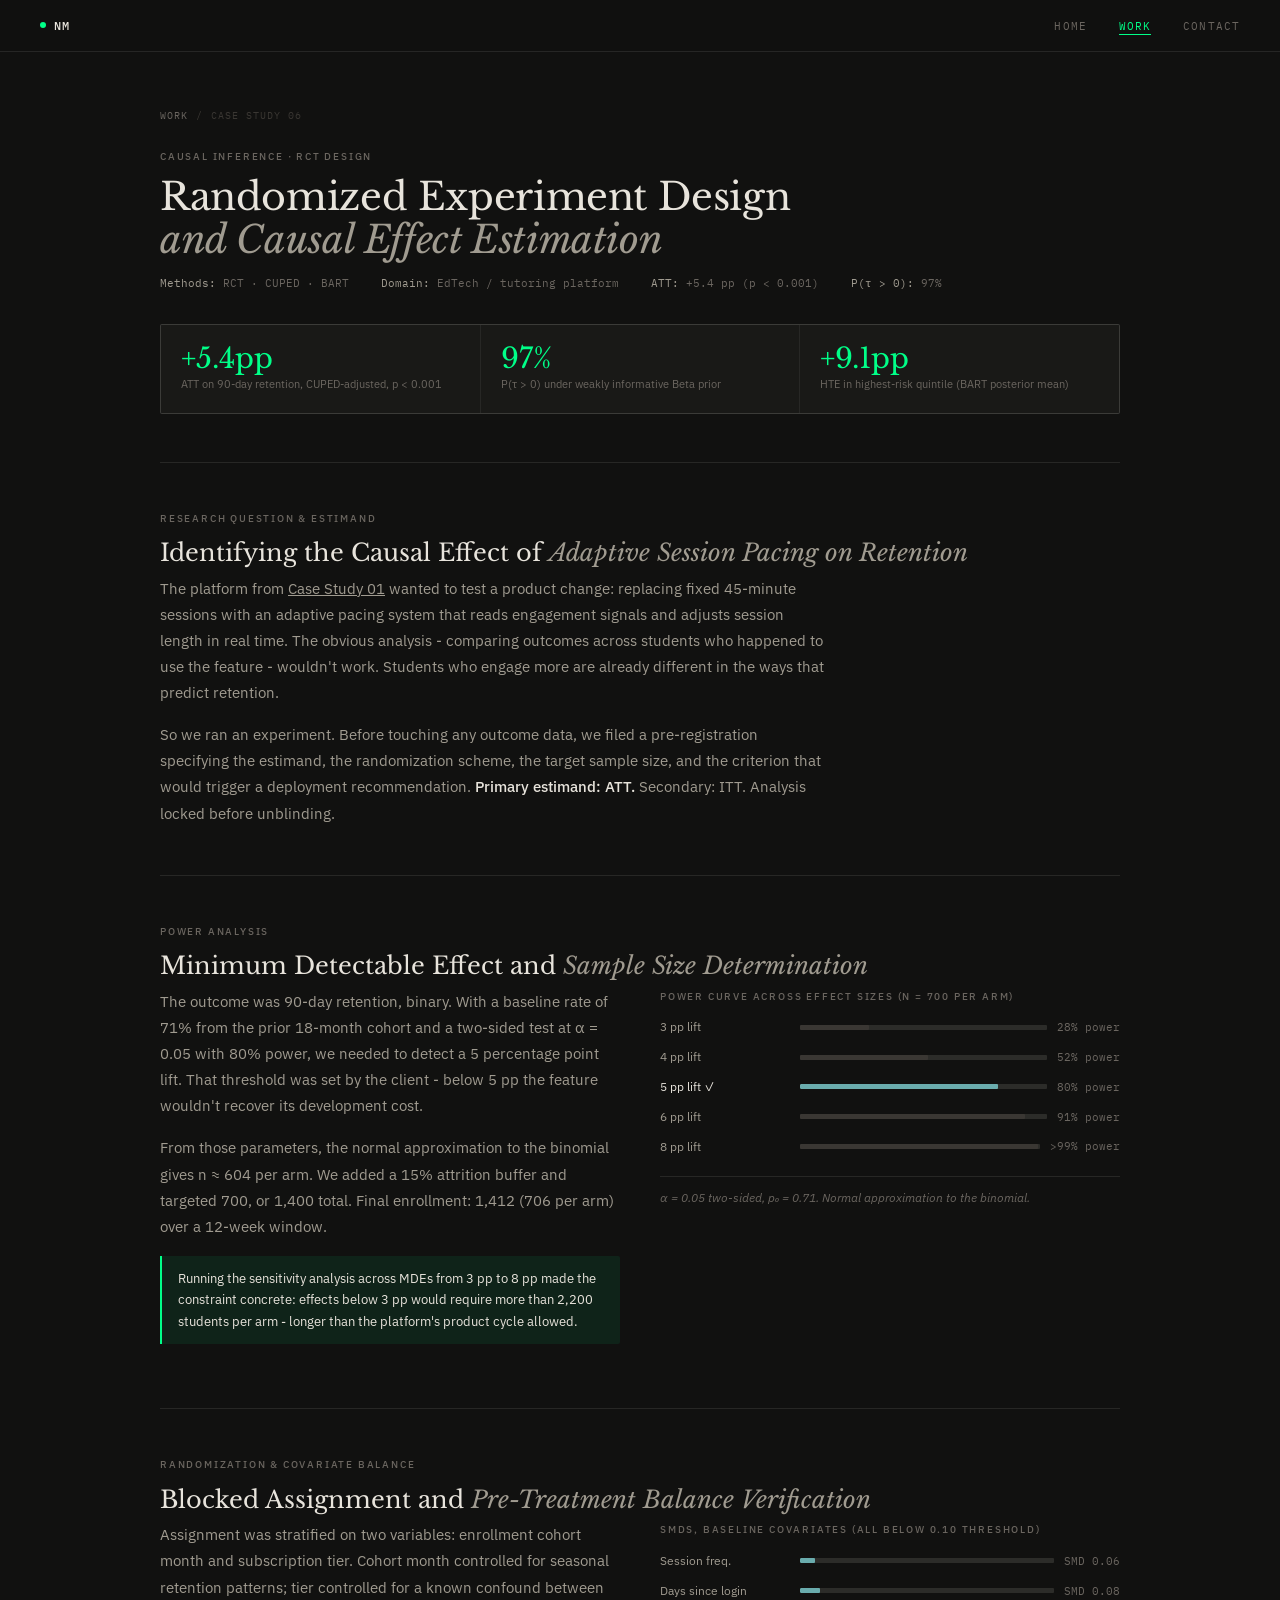
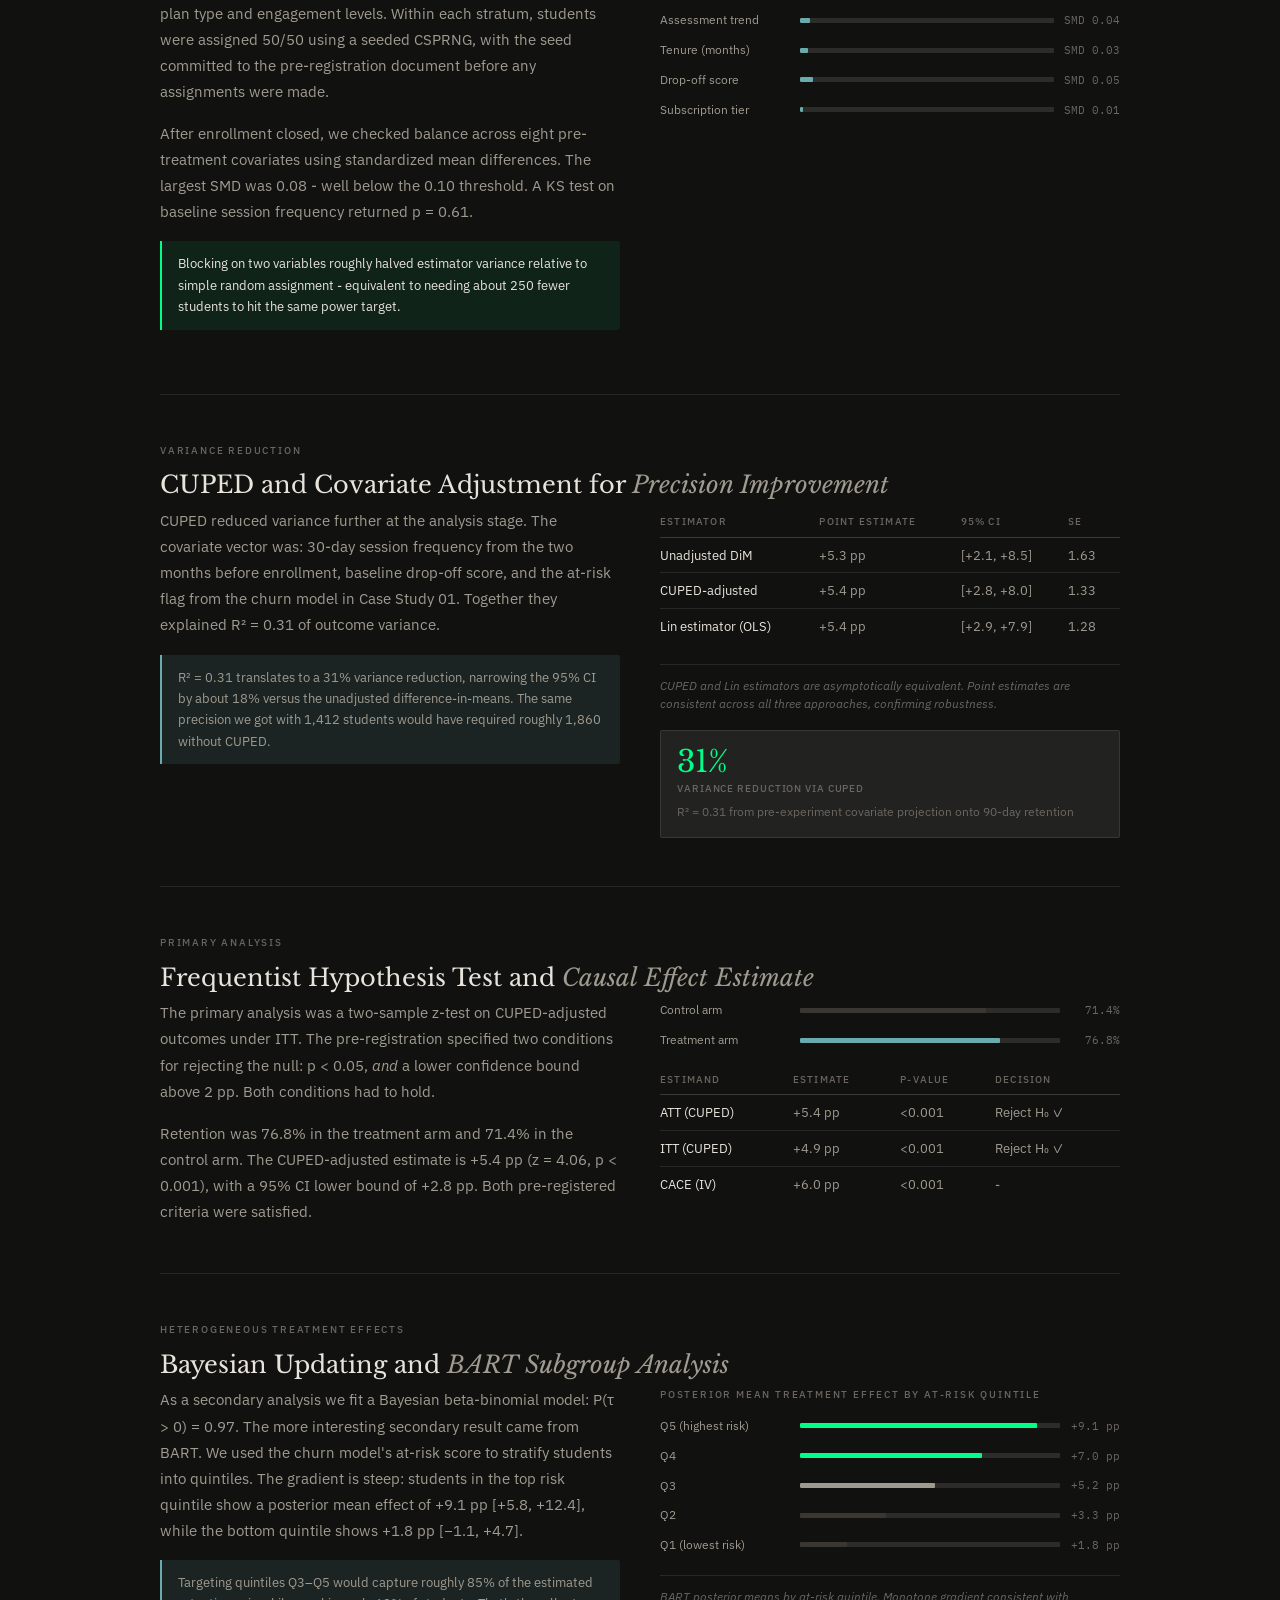
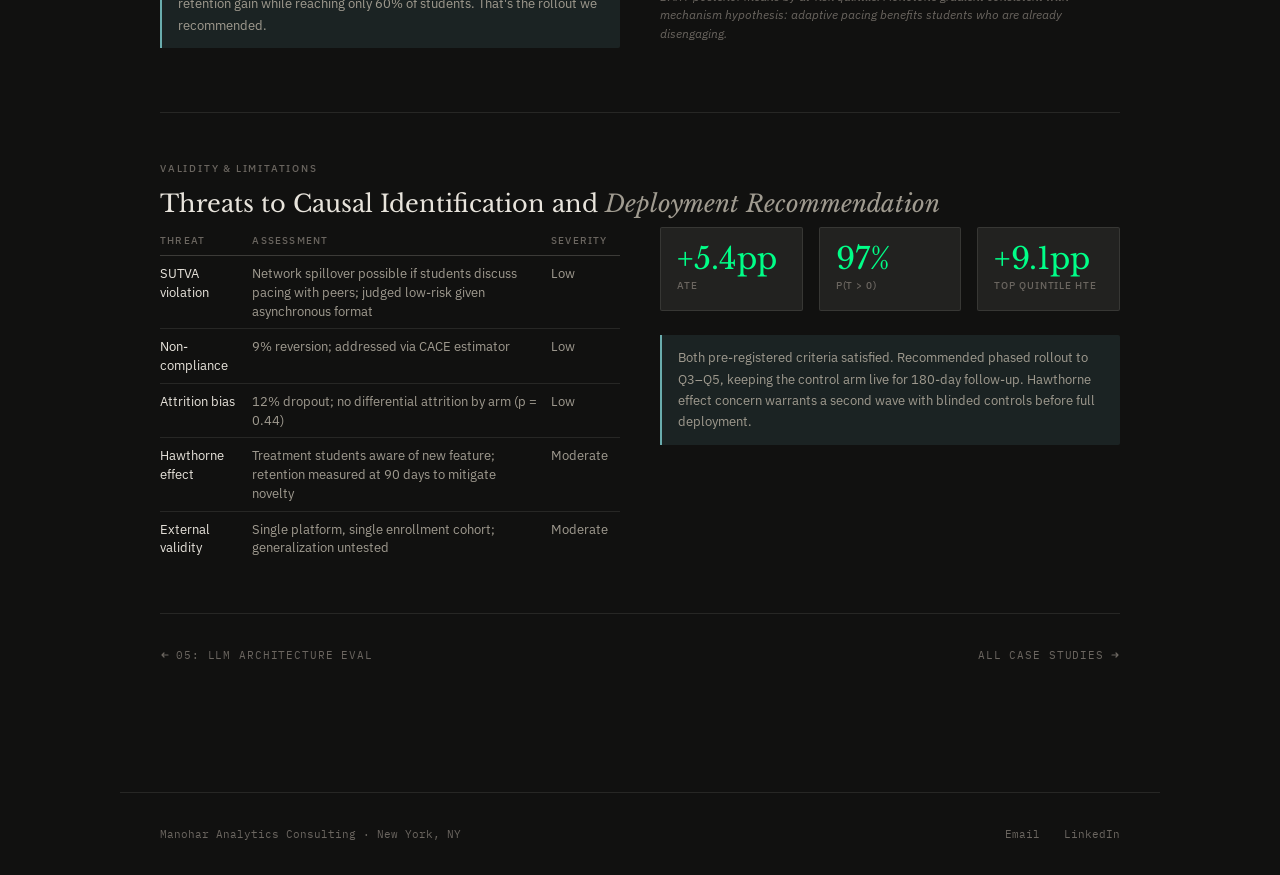
<file: cs-rct.html>
<!DOCTYPE html>
<html lang="en">
<head>
<meta charset="UTF-8">
<meta name="viewport" content="width=device-width, initial-scale=1.0">
<title>RCT &amp; Causal Inference - Nik Manohar</title>
<link rel="preconnect" href="https://fonts.googleapis.com">
<link href="https://fonts.googleapis.com/css2?family=Libre+Baskerville:ital,wght@0,400;0,700;1,400&family=IBM+Plex+Sans:wght@300;400;500&family=IBM+Plex+Mono:wght@400;500&display=swap" rel="stylesheet">
<link rel="stylesheet" href="style.css">
<style>
.cs-hero{padding:3.5rem 0 3rem;border-bottom:0.5px solid var(--rule);}
.cs-breadcrumb{display:flex;align-items:center;gap:0.5rem;font-family:'IBM Plex Mono',monospace;font-size:10px;letter-spacing:0.10em;text-transform:uppercase;color:var(--ink-dim);margin-bottom:1.5rem;}
.cs-breadcrumb a{color:var(--ink-dim);text-decoration:none;transition:color 0.15s;}
.cs-breadcrumb a:hover{color:var(--accent);}
.cs-breadcrumb span{color:var(--ink-faint);}
.cs-hero h1{font-size:clamp(24px,3.5vw,38px);margin-bottom:0.75rem;line-height:1.15;}
.cs-meta{display:flex;flex-wrap:wrap;gap:0.5rem 2rem;margin-bottom:2rem;}
.cs-meta-item{font-family:'IBM Plex Mono',monospace;font-size:11px;color:var(--ink-dim);}
.cs-meta-item strong{color:var(--ink-mid);font-weight:400;}
.cs-outcomes{display:grid;grid-template-columns:repeat(3,1fr);gap:1px;background:var(--rule);border:0.5px solid var(--rule);border-radius:2px;overflow:hidden;}
@media(max-width:600px){.cs-outcomes{grid-template-columns:1fr 1fr;}}
.outcome-cell{background:var(--paper-2);padding:1.25rem;}
.outcome-num{font-family:'Libre Baskerville',serif;font-size:28px;line-height:1;color:var(--accent);margin-bottom:4px;}
.outcome-label{font-size:11px;color:var(--ink-dim);line-height:1.4;}
.cs-section{margin:3rem 0;}
.cs-section h2{font-size:clamp(18px,2.5vw,24px);margin-bottom:0.5rem;}
.section-label{font-size:10px;font-weight:500;letter-spacing:0.18em;text-transform:uppercase;color:var(--ink-dim);margin-bottom:0.75rem;}
.cs-body-text{font-size:14.5px;color:var(--ink-mid);line-height:1.80;max-width:74ch;}
.cs-body-text+.cs-body-text{margin-top:1rem;}
.cs-body-text strong{color:var(--ink);font-weight:500;}
.cs-divider{border:none;border-top:0.5px solid var(--rule);margin:2.5rem 0;}
.cs-nav-footer{display:flex;justify-content:space-between;align-items:center;padding:2rem 0;border-top:0.5px solid var(--rule);margin-top:2rem;}
.cs-nav-link{font-family:'IBM Plex Mono',monospace;font-size:11px;letter-spacing:0.08em;text-transform:uppercase;color:var(--ink-dim);text-decoration:none;display:flex;align-items:center;gap:6px;transition:color 0.15s;}
.cs-nav-link:hover{color:var(--accent);}
</style>
</head>
<body>
<nav class="site-nav">
  <a class="nav-logo" href="index.html"><span class="dot"></span>NM</a>
  <ul class="nav-links">
    <li><a href="index.html">Home</a></li>
    <li><a href="work.html" class="active">Work</a></li>
    <li><a href="/cdn-cgi/l/email-protection#503e393b38393c3d313e3f383122696410373d31393c7e333f3d">Contact</a></li>
  </ul>
</nav>
<div class="page-wrap">

  <div class="cs-hero fade-up">
    <div class="cs-breadcrumb"><a href="work.html">Work</a><span>/</span><span>Case Study 06</span></div>
    <div class="label" style="margin-bottom:0.6rem">Causal Inference · RCT Design</div>
    <h1>Randomized Experiment Design<br><em>and Causal Effect Estimation</em></h1>
    <div class="cs-meta">
      <div class="cs-meta-item"><strong>Methods:</strong> RCT · CUPED · BART</div>
      <div class="cs-meta-item"><strong>Domain:</strong> EdTech / tutoring platform</div>
      <div class="cs-meta-item"><strong>ATT:</strong> +5.4 pp (p &lt; 0.001)</div>
      <div class="cs-meta-item"><strong>P(τ &gt; 0):</strong> 97%</div>
    </div>
    <div class="cs-outcomes">
      <div class="outcome-cell"><div class="outcome-num">+5.4pp</div><div class="outcome-label">ATT on 90-day retention, CUPED-adjusted, p &lt; 0.001</div></div>
      <div class="outcome-cell"><div class="outcome-num">97%</div><div class="outcome-label">P(τ &gt; 0) under weakly informative Beta prior</div></div>
      <div class="outcome-cell"><div class="outcome-num">+9.1pp</div><div class="outcome-label">HTE in highest-risk quintile (BART posterior mean)</div></div>
    </div>
  </div>

  <div class="cs-section fade-up">
    <div class="section-label">Research Question &amp; Estimand</div>
    <h2>Identifying the Causal Effect of <em>Adaptive Session Pacing on Retention</em></h2>
    <p class="cs-body-text">The platform from <a href="cs-churn.html" style="color:var(--ink-mid)">Case Study 01</a> wanted to test a product change: replacing fixed 45-minute sessions with an adaptive pacing system that reads engagement signals and adjusts session length in real time. The obvious analysis - comparing outcomes across students who happened to use the feature - wouldn't work. Students who engage more are already different in the ways that predict retention.</p>
    <p class="cs-body-text">So we ran an experiment. Before touching any outcome data, we filed a pre-registration specifying the estimand, the randomization scheme, the target sample size, and the criterion that would trigger a deployment recommendation. <strong>Primary estimand: ATT.</strong> Secondary: ITT. Analysis locked before unblinding.</p>
  </div>

  <hr class="cs-divider">

  <div class="cs-section fade-up">
    <div class="section-label">Power Analysis</div>
    <h2>Minimum Detectable Effect and <em>Sample Size Determination</em></h2>
    <div class="two-col">
      <div>
        <p class="cs-body-text">The outcome was 90-day retention, binary. With a baseline rate of 71% from the prior 18-month cohort and a two-sided test at α = 0.05 with 80% power, we needed to detect a 5 percentage point lift. That threshold was set by the client - below 5 pp the feature wouldn't recover its development cost.</p>
        <p class="cs-body-text" style="margin-top:1rem">From those parameters, the normal approximation to the binomial gives n ≈ 604 per arm. We added a 15% attrition buffer and targeted 700, or 1,400 total. Final enrollment: 1,412 (706 per arm) over a 12-week window.</p>
        <div class="callout accent" style="margin-top:1rem">Running the sensitivity analysis across MDEs from 3 pp to 8 pp made the constraint concrete: effects below 3 pp would require more than 2,200 students per arm - longer than the platform's product cycle allowed.</div>
      </div>
      <div>
        <div class="section-label" style="margin-bottom:0.75rem">Power curve across effect sizes (n = 700 per arm)</div>
        <div class="bar-chart">
          <div class="bar-row"><div class="bar-label">3 pp lift</div><div class="bar-track"><div class="bar-fill" style="width:28%"></div></div><div class="bar-val">28% power</div></div>
          <div class="bar-row"><div class="bar-label">4 pp lift</div><div class="bar-track"><div class="bar-fill" style="width:52%"></div></div><div class="bar-val">52% power</div></div>
          <div class="bar-row"><div class="bar-label" style="color:var(--ink)">5 pp lift ✓</div><div class="bar-track"><div class="bar-fill teal" style="width:80%"></div></div><div class="bar-val">80% power</div></div>
          <div class="bar-row"><div class="bar-label">6 pp lift</div><div class="bar-track"><div class="bar-fill" style="width:91%"></div></div><div class="bar-val">91% power</div></div>
          <div class="bar-row"><div class="bar-label">8 pp lift</div><div class="bar-track"><div class="bar-fill" style="width:99%"></div></div><div class="bar-val">&gt;99% power</div></div>
        </div>
        <div class="footnote">α = 0.05 two-sided, p₀ = 0.71. Normal approximation to the binomial.</div>
      </div>
    </div>
  </div>

  <hr class="cs-divider">

  <div class="cs-section fade-up">
    <div class="section-label">Randomization &amp; Covariate Balance</div>
    <h2>Blocked Assignment and <em>Pre-Treatment Balance Verification</em></h2>
    <div class="two-col">
      <div>
        <p class="cs-body-text">Assignment was stratified on two variables: enrollment cohort month and subscription tier. Cohort month controlled for seasonal retention patterns; tier controlled for a known confound between plan type and engagement levels. Within each stratum, students were assigned 50/50 using a seeded CSPRNG, with the seed committed to the pre-registration document before any assignments were made.</p>
        <p class="cs-body-text" style="margin-top:1rem">After enrollment closed, we checked balance across eight pre-treatment covariates using standardized mean differences. The largest SMD was 0.08 - well below the 0.10 threshold. A KS test on baseline session frequency returned p = 0.61.</p>
        <div class="callout accent" style="margin-top:1rem">Blocking on two variables roughly halved estimator variance relative to simple random assignment - equivalent to needing about 250 fewer students to hit the same power target.</div>
      </div>
      <div>
        <div class="section-label" style="margin-bottom:0.75rem">SMDs, baseline covariates (all below 0.10 threshold)</div>
        <div class="bar-chart">
          <div class="bar-row"><div class="bar-label">Session freq.</div><div class="bar-track"><div class="bar-fill teal" style="width:6%"></div></div><div class="bar-val">SMD 0.06</div></div>
          <div class="bar-row"><div class="bar-label">Days since login</div><div class="bar-track"><div class="bar-fill teal" style="width:8%"></div></div><div class="bar-val">SMD 0.08</div></div>
          <div class="bar-row"><div class="bar-label">Assessment trend</div><div class="bar-track"><div class="bar-fill teal" style="width:4%"></div></div><div class="bar-val">SMD 0.04</div></div>
          <div class="bar-row"><div class="bar-label">Tenure (months)</div><div class="bar-track"><div class="bar-fill teal" style="width:3%"></div></div><div class="bar-val">SMD 0.03</div></div>
          <div class="bar-row"><div class="bar-label">Drop-off score</div><div class="bar-track"><div class="bar-fill teal" style="width:5%"></div></div><div class="bar-val">SMD 0.05</div></div>
          <div class="bar-row"><div class="bar-label">Subscription tier</div><div class="bar-track"><div class="bar-fill teal" style="width:1%"></div></div><div class="bar-val">SMD 0.01</div></div>
        </div>
      </div>
    </div>
  </div>

  <hr class="cs-divider">

  <div class="cs-section fade-up">
    <div class="section-label">Variance Reduction</div>
    <h2>CUPED and Covariate Adjustment for <em>Precision Improvement</em></h2>
    <div class="two-col">
      <div>
        <p class="cs-body-text">CUPED reduced variance further at the analysis stage. The covariate vector was: 30-day session frequency from the two months before enrollment, baseline drop-off score, and the at-risk flag from the churn model in Case Study 01. Together they explained R² = 0.31 of outcome variance.</p>
        <div class="callout teal" style="margin-top:1rem">R² = 0.31 translates to a 31% variance reduction, narrowing the 95% CI by about 18% versus the unadjusted difference-in-means. The same precision we got with 1,412 students would have required roughly 1,860 without CUPED.</div>
      </div>
      <div>
        <table class="dtable">
          <thead><tr><th>Estimator</th><th>Point estimate</th><th>95% CI</th><th>SE</th></tr></thead>
          <tbody>
            <tr><td>Unadjusted DiM</td><td>+5.3 pp</td><td>[+2.1, +8.5]</td><td>1.63</td></tr>
            <tr><td>CUPED-adjusted</td><td>+5.4 pp</td><td>[+2.8, +8.0]</td><td>1.33</td></tr>
            <tr><td>Lin estimator (OLS)</td><td>+5.4 pp</td><td>[+2.9, +7.9]</td><td>1.28</td></tr>
          </tbody>
        </table>
        <div class="footnote">CUPED and Lin estimators are asymptotically equivalent. Point estimates are consistent across all three approaches, confirming robustness.</div>
        <div class="stat-box" style="margin-top:1rem">
          <div class="stat-num accent">31%</div>
          <div class="stat-unit">Variance reduction via CUPED</div>
          <div class="stat-note">R² = 0.31 from pre-experiment covariate projection onto 90-day retention</div>
        </div>
      </div>
    </div>
  </div>

  <hr class="cs-divider">

  <div class="cs-section fade-up">
    <div class="section-label">Primary Analysis</div>
    <h2>Frequentist Hypothesis Test and <em>Causal Effect Estimate</em></h2>
    <div class="two-col">
      <div>
        <p class="cs-body-text">The primary analysis was a two-sample z-test on CUPED-adjusted outcomes under ITT. The pre-registration specified two conditions for rejecting the null: p &lt; 0.05, <em>and</em> a lower confidence bound above 2 pp. Both conditions had to hold.</p>
        <p class="cs-body-text" style="margin-top:1rem">Retention was 76.8% in the treatment arm and 71.4% in the control arm. The CUPED-adjusted estimate is +5.4 pp (z = 4.06, p &lt; 0.001), with a 95% CI lower bound of +2.8 pp. Both pre-registered criteria were satisfied.</p>
      </div>
      <div>
        <div class="bar-chart" style="margin-bottom:1rem">
          <div class="bar-row"><div class="bar-label">Control arm</div><div class="bar-track"><div class="bar-fill" style="width:71.4%"></div></div><div class="bar-val">71.4%</div></div>
          <div class="bar-row"><div class="bar-label">Treatment arm</div><div class="bar-track"><div class="bar-fill teal" style="width:76.8%"></div></div><div class="bar-val">76.8%</div></div>
        </div>
        <table class="dtable">
          <thead><tr><th>Estimand</th><th>Estimate</th><th>p-value</th><th>Decision</th></tr></thead>
          <tbody>
            <tr><td>ATT (CUPED)</td><td>+5.4 pp</td><td>&lt;0.001</td><td>Reject H₀ ✓</td></tr>
            <tr><td>ITT (CUPED)</td><td>+4.9 pp</td><td>&lt;0.001</td><td>Reject H₀ ✓</td></tr>
            <tr><td>CACE (IV)</td><td>+6.0 pp</td><td>&lt;0.001</td><td>-</td></tr>
          </tbody>
        </table>
      </div>
    </div>
  </div>

  <hr class="cs-divider">

  <div class="cs-section fade-up">
    <div class="section-label">Heterogeneous Treatment Effects</div>
    <h2>Bayesian Updating and <em>BART Subgroup Analysis</em></h2>
    <div class="two-col">
      <div>
        <p class="cs-body-text">As a secondary analysis we fit a Bayesian beta-binomial model: P(τ &gt; 0) = 0.97. The more interesting secondary result came from BART. We used the churn model's at-risk score to stratify students into quintiles. The gradient is steep: students in the top risk quintile show a posterior mean effect of +9.1 pp [+5.8, +12.4], while the bottom quintile shows +1.8 pp [−1.1, +4.7].</p>
        <div class="callout teal" style="margin-top:1rem">Targeting quintiles Q3–Q5 would capture roughly 85% of the estimated retention gain while reaching only 60% of students. That's the rollout we recommended.</div>
      </div>
      <div>
        <div class="section-label" style="margin-bottom:0.75rem">Posterior mean treatment effect by at-risk quintile</div>
        <div class="bar-chart">
          <div class="bar-row"><div class="bar-label">Q5 (highest risk)</div><div class="bar-track"><div class="bar-fill accent" style="width:91%"></div></div><div class="bar-val">+9.1 pp</div></div>
          <div class="bar-row"><div class="bar-label">Q4</div><div class="bar-track"><div class="bar-fill accent" style="width:70%"></div></div><div class="bar-val">+7.0 pp</div></div>
          <div class="bar-row"><div class="bar-label">Q3</div><div class="bar-track"><div class="bar-fill" style="width:52%;background:var(--ink-mid)"></div></div><div class="bar-val">+5.2 pp</div></div>
          <div class="bar-row"><div class="bar-label">Q2</div><div class="bar-track"><div class="bar-fill" style="width:33%"></div></div><div class="bar-val">+3.3 pp</div></div>
          <div class="bar-row"><div class="bar-label">Q1 (lowest risk)</div><div class="bar-track"><div class="bar-fill" style="width:18%"></div></div><div class="bar-val">+1.8 pp</div></div>
        </div>
        <div class="footnote">BART posterior means by at-risk quintile. Monotone gradient consistent with mechanism hypothesis: adaptive pacing benefits students who are already disengaging.</div>
      </div>
    </div>
  </div>

  <hr class="cs-divider">

  <div class="cs-section fade-up">
    <div class="section-label">Validity &amp; Limitations</div>
    <h2>Threats to Causal Identification and <em>Deployment Recommendation</em></h2>
    <div class="two-col">
      <div>
        <table class="dtable">
          <thead><tr><th>Threat</th><th>Assessment</th><th>Severity</th></tr></thead>
          <tbody>
            <tr><td>SUTVA violation</td><td>Network spillover possible if students discuss pacing with peers; judged low-risk given asynchronous format</td><td>Low</td></tr>
            <tr><td>Non-compliance</td><td>9% reversion; addressed via CACE estimator</td><td>Low</td></tr>
            <tr><td>Attrition bias</td><td>12% dropout; no differential attrition by arm (p = 0.44)</td><td>Low</td></tr>
            <tr><td>Hawthorne effect</td><td>Treatment students aware of new feature; retention measured at 90 days to mitigate novelty</td><td>Moderate</td></tr>
            <tr><td>External validity</td><td>Single platform, single enrollment cohort; generalization untested</td><td>Moderate</td></tr>
          </tbody>
        </table>
      </div>
      <div>
        <div class="three-col" style="margin-bottom:1.5rem">
          <div class="stat-box"><div class="stat-num accent">+5.4pp</div><div class="stat-unit">ATE</div></div>
          <div class="stat-box"><div class="stat-num accent">97%</div><div class="stat-unit">P(τ &gt; 0)</div></div>
          <div class="stat-box"><div class="stat-num accent">+9.1pp</div><div class="stat-unit">Top quintile HTE</div></div>
        </div>
        <div class="callout teal">Both pre-registered criteria satisfied. Recommended phased rollout to Q3–Q5, keeping the control arm live for 180-day follow-up. Hawthorne effect concern warrants a second wave with blinded controls before full deployment.</div>
      </div>
    </div>
  </div>

  <div class="cs-nav-footer">
    <a href="cs-arch.html" class="cs-nav-link"><svg width="10" height="10" viewBox="0 0 10 10" fill="none"><path d="M8 5H2M4 3l-2 2 2 2" stroke="currentColor" stroke-width="1.2" stroke-linecap="round" stroke-linejoin="round"/></svg>05: LLM Architecture Eval</a>
    <a href="work.html" class="cs-nav-link">All case studies<svg width="10" height="10" viewBox="0 0 10 10" fill="none"><path d="M2 5h6M6 3l2 2-2 2" stroke="currentColor" stroke-width="1.2" stroke-linecap="round" stroke-linejoin="round"/></svg></a>
  </div>
</div>
<footer><div class="site-footer">
  <div class="footer-left">Manohar Analytics Consulting · New York, NY</div>
  <div class="footer-links"><a href="/cdn-cgi/l/email-protection#d9b7b0b2b1b0b5b4b8b7b6b1b8abe0ed99beb4b8b0b5f7bab6b4">Email</a><a href="https://www.linkedin.com/in/nik-manohar/" target="_blank">LinkedIn</a><a hre
</file>
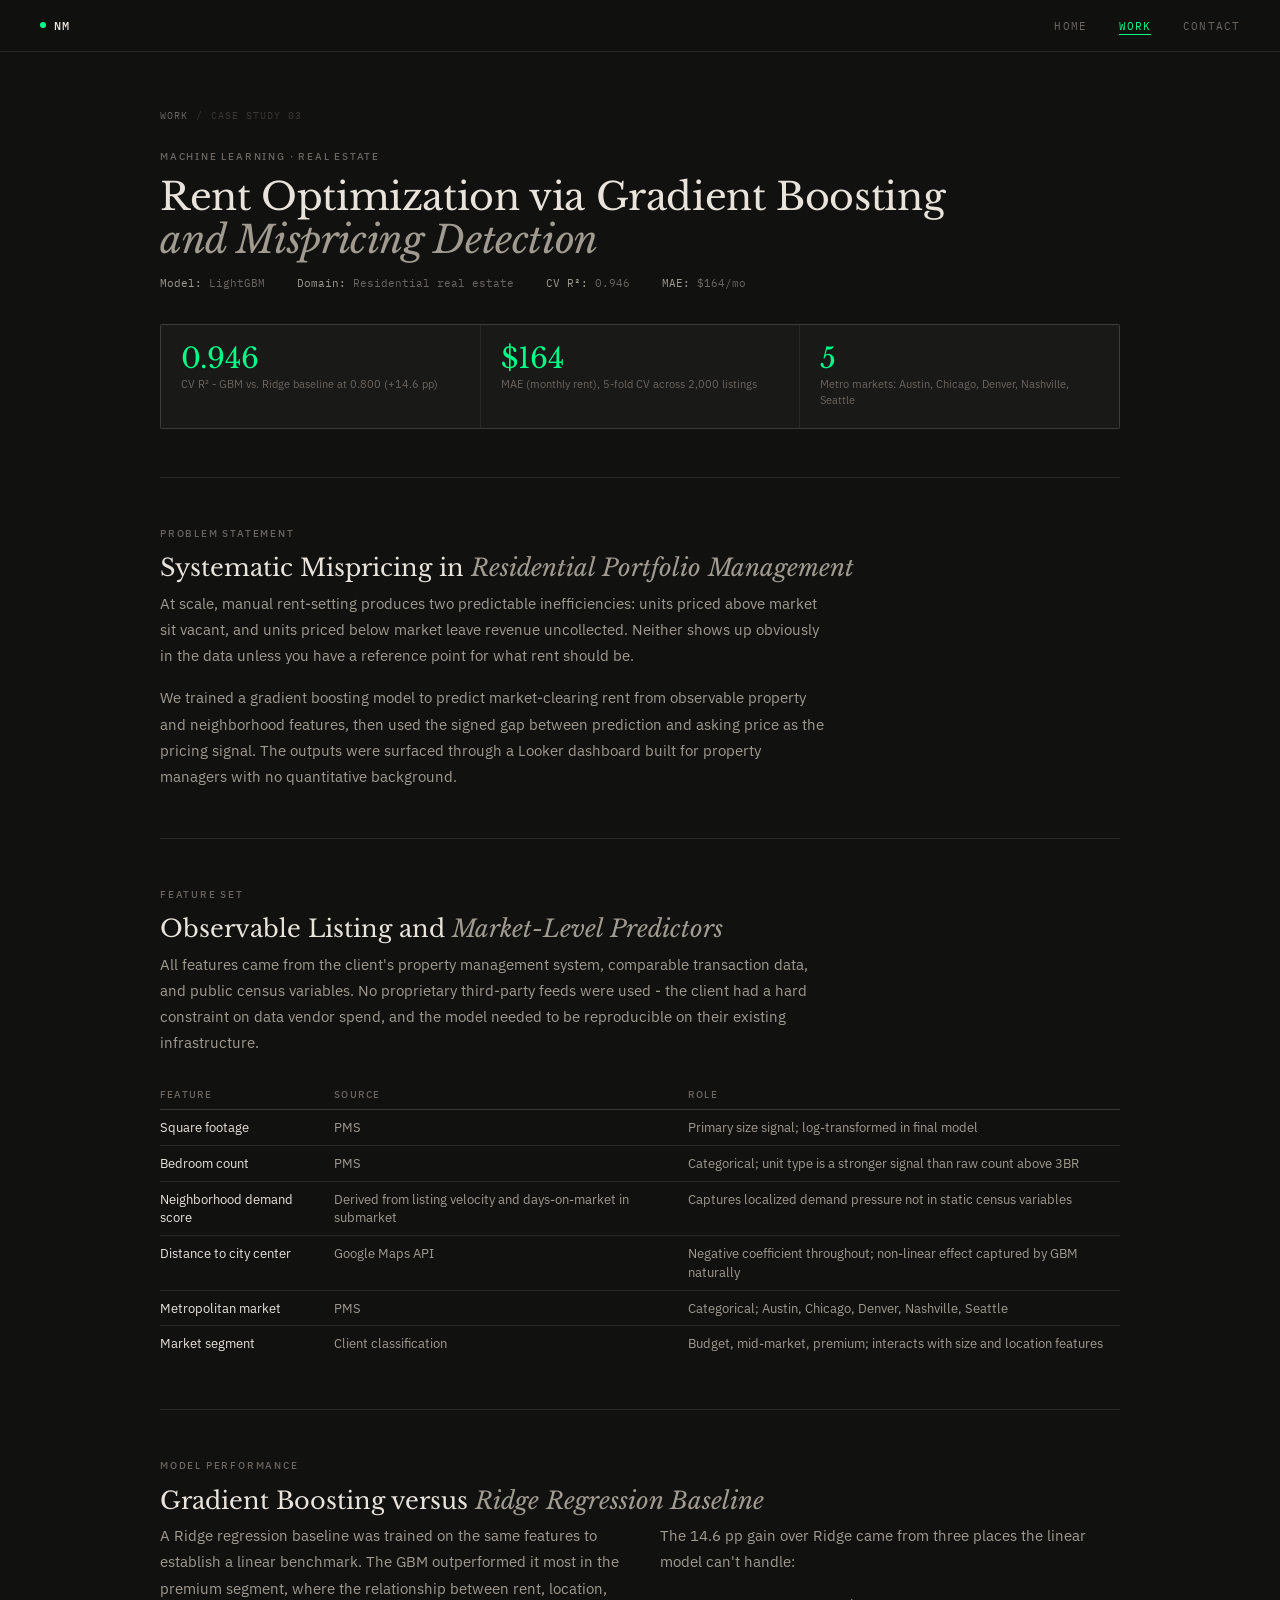
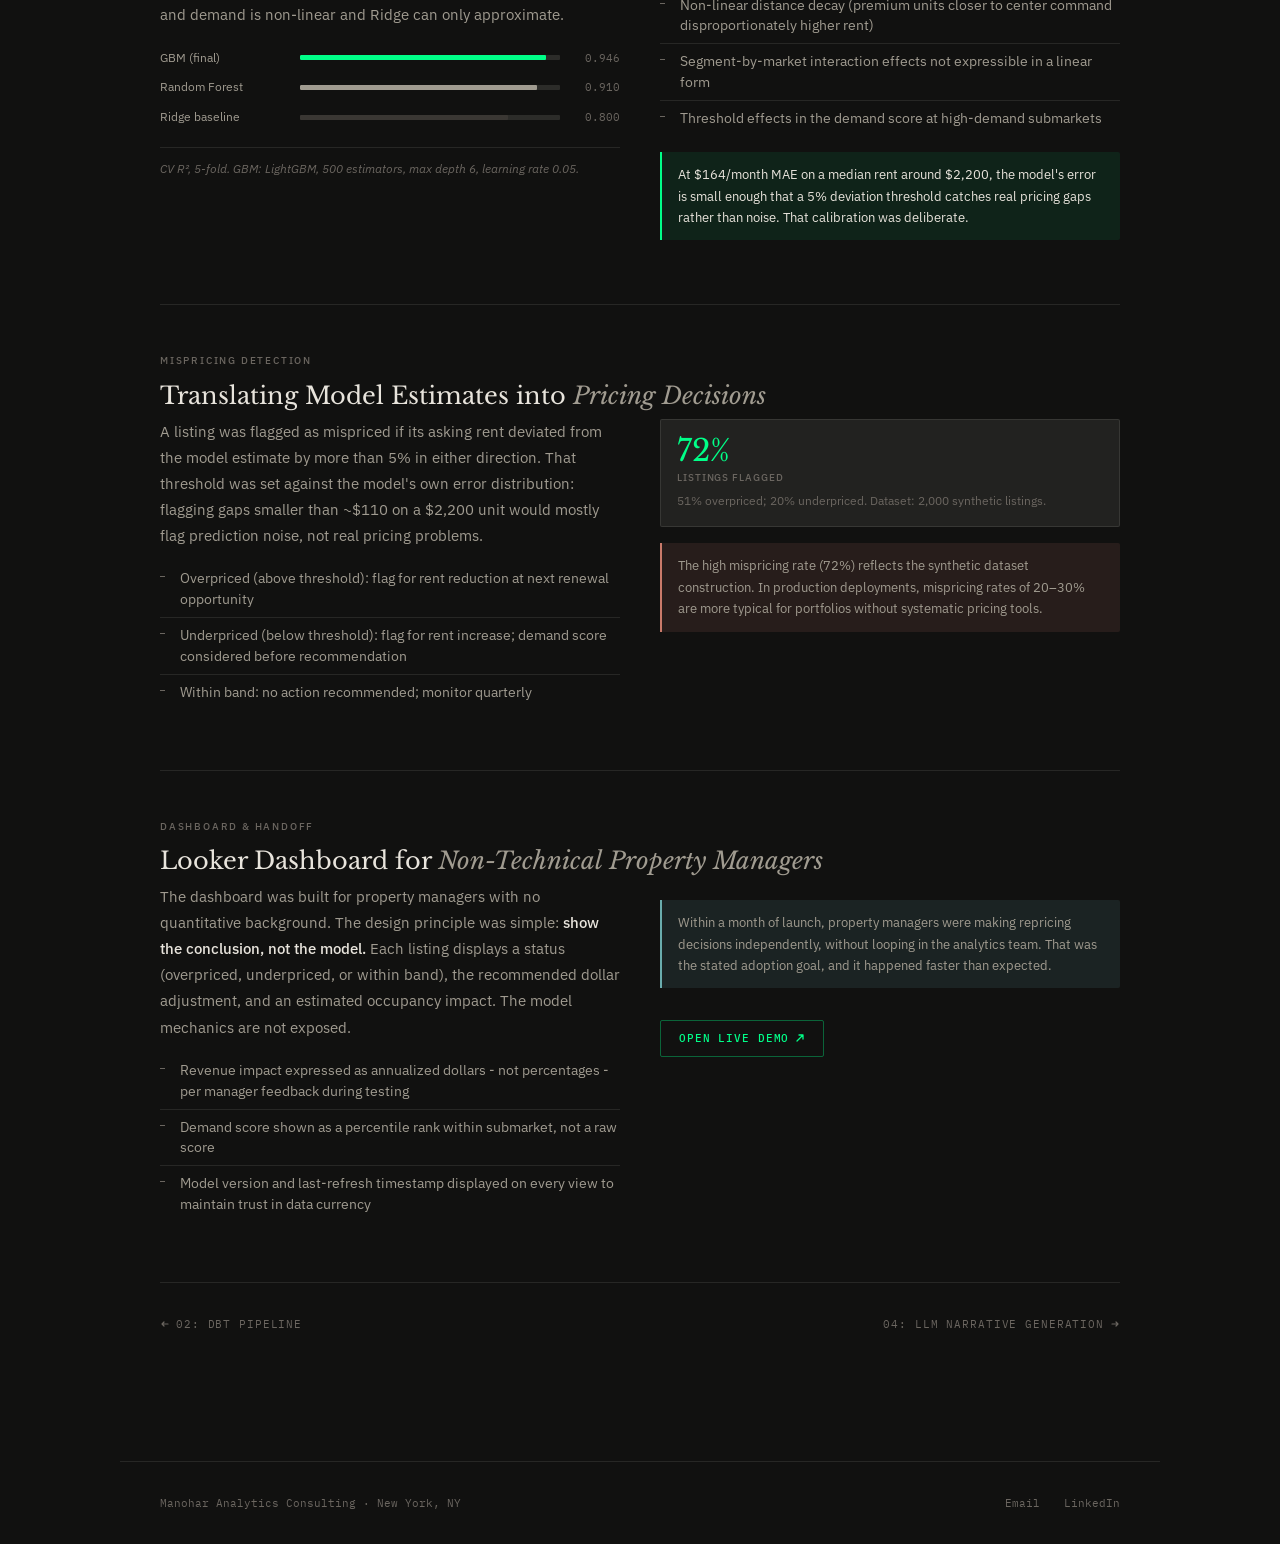
<file: cs-rent.html>
<!DOCTYPE html>
<html lang="en">
<head>
<meta charset="UTF-8">
<meta name="viewport" content="width=device-width, initial-scale=1.0">
<title>Rent Optimization - Nik Manohar</title>
<link rel="preconnect" href="https://fonts.googleapis.com">
<link href="https://fonts.googleapis.com/css2?family=Libre+Baskerville:ital,wght@0,400;0,700;1,400&family=IBM+Plex+Sans:wght@300;400;500&family=IBM+Plex+Mono:wght@400;500&display=swap" rel="stylesheet">
<link rel="stylesheet" href="style.css">
<style>
.cs-hero{padding:3.5rem 0 3rem;border-bottom:0.5px solid var(--rule);}
.cs-breadcrumb{display:flex;align-items:center;gap:0.5rem;font-family:'IBM Plex Mono',monospace;font-size:10px;letter-spacing:0.10em;text-transform:uppercase;color:var(--ink-dim);margin-bottom:1.5rem;}
.cs-breadcrumb a{color:var(--ink-dim);text-decoration:none;transition:color 0.15s;}
.cs-breadcrumb a:hover{color:var(--accent);}
.cs-breadcrumb span{color:var(--ink-faint);}
.cs-hero h1{font-size:clamp(24px,3.5vw,38px);margin-bottom:0.75rem;line-height:1.15;}
.cs-meta{display:flex;flex-wrap:wrap;gap:0.5rem 2rem;margin-bottom:2rem;}
.cs-meta-item{font-family:'IBM Plex Mono',monospace;font-size:11px;color:var(--ink-dim);}
.cs-meta-item strong{color:var(--ink-mid);font-weight:400;}
.cs-outcomes{display:grid;grid-template-columns:repeat(3,1fr);gap:1px;background:var(--rule);border:0.5px solid var(--rule);border-radius:2px;overflow:hidden;}
@media(max-width:600px){.cs-outcomes{grid-template-columns:1fr 1fr;}}
.outcome-cell{background:var(--paper-2);padding:1.25rem;}
.outcome-num{font-family:'Libre Baskerville',serif;font-size:28px;line-height:1;color:var(--accent);margin-bottom:4px;}
.outcome-label{font-size:11px;color:var(--ink-dim);line-height:1.4;}
.cs-section{margin:3rem 0;}
.cs-section h2{font-size:clamp(18px,2.5vw,24px);margin-bottom:0.5rem;}
.section-label{font-size:10px;font-weight:500;letter-spacing:0.18em;text-transform:uppercase;color:var(--ink-dim);margin-bottom:0.75rem;}
.cs-body-text{font-size:14.5px;color:var(--ink-mid);line-height:1.80;max-width:74ch;}
.cs-body-text+.cs-body-text{margin-top:1rem;}
.cs-body-text strong{color:var(--ink);font-weight:500;}
.cs-divider{border:none;border-top:0.5px solid var(--rule);margin:2.5rem 0;}
.cs-nav-footer{display:flex;justify-content:space-between;align-items:center;padding:2rem 0;border-top:0.5px solid var(--rule);margin-top:2rem;}
.cs-nav-link{font-family:'IBM Plex Mono',monospace;font-size:11px;letter-spacing:0.08em;text-transform:uppercase;color:var(--ink-dim);text-decoration:none;display:flex;align-items:center;gap:6px;transition:color 0.15s;}
.cs-nav-link:hover{color:var(--accent);}
</style>
</head>
<body>
<nav class="site-nav">
  <a class="nav-logo" href="index.html"><span class="dot"></span>NM</a>
  <ul class="nav-links">
    <li><a href="index.html">Home</a></li>
    <li><a href="work.html" class="active">Work</a></li>
    <li><a href="/cdn-cgi/l/email-protection#cba5a2a0a3a2a7a6aaa5a4a3aab9f2ff8baca6aaa2a7e5a8a4a6">Contact</a></li>
  </ul>
</nav>
<div class="page-wrap">

  <div class="cs-hero fade-up">
    <div class="cs-breadcrumb"><a href="work.html">Work</a><span>/</span><span>Case Study 03</span></div>
    <div class="label" style="margin-bottom:0.6rem">Machine Learning · Real Estate</div>
    <h1>Rent Optimization via Gradient Boosting<br><em>and Mispricing Detection</em></h1>
    <div class="cs-meta">
      <div class="cs-meta-item"><strong>Model:</strong> LightGBM</div>
      <div class="cs-meta-item"><strong>Domain:</strong> Residential real estate</div>
      <div class="cs-meta-item"><strong>CV R²:</strong> 0.946</div>
      <div class="cs-meta-item"><strong>MAE:</strong> $164/mo</div>
    </div>
    <div class="cs-outcomes">
      <div class="outcome-cell"><div class="outcome-num">0.946</div><div class="outcome-label">CV R² - GBM vs. Ridge baseline at 0.800 (+14.6 pp)</div></div>
      <div class="outcome-cell"><div class="outcome-num">$164</div><div class="outcome-label">MAE (monthly rent), 5-fold CV across 2,000 listings</div></div>
      <div class="outcome-cell"><div class="outcome-num">5</div><div class="outcome-label">Metro markets: Austin, Chicago, Denver, Nashville, Seattle</div></div>
    </div>
  </div>

  <div class="cs-section fade-up">
    <div class="section-label">Problem Statement</div>
    <h2>Systematic Mispricing in <em>Residential Portfolio Management</em></h2>
    <p class="cs-body-text">At scale, manual rent-setting produces two predictable inefficiencies: units priced above market sit vacant, and units priced below market leave revenue uncollected. Neither shows up obviously in the data unless you have a reference point for what rent should be.</p>
    <p class="cs-body-text">We trained a gradient boosting model to predict market-clearing rent from observable property and neighborhood features, then used the signed gap between prediction and asking price as the pricing signal. The outputs were surfaced through a Looker dashboard built for property managers with no quantitative background.</p>
  </div>

  <hr class="cs-divider">

  <div class="cs-section fade-up">
    <div class="section-label">Feature Set</div>
    <h2>Observable Listing and <em>Market-Level Predictors</em></h2>
    <p class="cs-body-text" style="margin-bottom:1.5rem">All features came from the client's property management system, comparable transaction data, and public census variables. No proprietary third-party feeds were used - the client had a hard constraint on data vendor spend, and the model needed to be reproducible on their existing infrastructure.</p>
    <table class="dtable">
      <thead><tr><th>Feature</th><th>Source</th><th>Role</th></tr></thead>
      <tbody>
        <tr><td>Square footage</td><td>PMS</td><td>Primary size signal; log-transformed in final model</td></tr>
        <tr><td>Bedroom count</td><td>PMS</td><td>Categorical; unit type is a stronger signal than raw count above 3BR</td></tr>
        <tr><td>Neighborhood demand score</td><td>Derived from listing velocity and days-on-market in submarket</td><td>Captures localized demand pressure not in static census variables</td></tr>
        <tr><td>Distance to city center</td><td>Google Maps API</td><td>Negative coefficient throughout; non-linear effect captured by GBM naturally</td></tr>
        <tr><td>Metropolitan market</td><td>PMS</td><td>Categorical; Austin, Chicago, Denver, Nashville, Seattle</td></tr>
        <tr><td>Market segment</td><td>Client classification</td><td>Budget, mid-market, premium; interacts with size and location features</td></tr>
      </tbody>
    </table>
  </div>

  <hr class="cs-divider">

  <div class="cs-section fade-up">
    <div class="section-label">Model Performance</div>
    <h2>Gradient Boosting versus <em>Ridge Regression Baseline</em></h2>
    <div class="two-col">
      <div>
        <p class="cs-body-text">A Ridge regression baseline was trained on the same features to establish a linear benchmark. The GBM outperformed it most in the premium segment, where the relationship between rent, location, and demand is non-linear and Ridge can only approximate.</p>
        <div class="bar-chart" style="margin-top:1.25rem">
          <div class="bar-row"><div class="bar-label">GBM (final)</div><div class="bar-track"><div class="bar-fill accent" style="width:94.6%"></div></div><div class="bar-val">0.946</div></div>
          <div class="bar-row"><div class="bar-label">Random Forest</div><div class="bar-track"><div class="bar-fill" style="width:91%;background:var(--ink-mid)"></div></div><div class="bar-val">0.910</div></div>
          <div class="bar-row"><div class="bar-label">Ridge baseline</div><div class="bar-track"><div class="bar-fill" style="width:80%"></div></div><div class="bar-val">0.800</div></div>
        </div>
        <div class="footnote">CV R², 5-fold. GBM: LightGBM, 500 estimators, max depth 6, learning rate 0.05.</div>
      </div>
      <div>
        <p class="cs-body-text">The 14.6 pp gain over Ridge came from three places the linear model can't handle:</p>
        <ul class="blist" style="margin-top:0.75rem">
          <li>Non-linear distance decay (premium units closer to center command disproportionately higher rent)</li>
          <li>Segment-by-market interaction effects not expressible in a linear form</li>
          <li>Threshold effects in the demand score at high-demand submarkets</li>
        </ul>
        <div class="callout accent" style="margin-top:1rem">At $164/month MAE on a median rent around $2,200, the model's error is small enough that a 5% deviation threshold catches real pricing gaps rather than noise. That calibration was deliberate.</div>
      </div>
    </div>
  </div>

  <hr class="cs-divider">

  <div class="cs-section fade-up">
    <div class="section-label">Mispricing Detection</div>
    <h2>Translating Model Estimates into <em>Pricing Decisions</em></h2>
    <div class="two-col">
      <div>
        <p class="cs-body-text">A listing was flagged as mispriced if its asking rent deviated from the model estimate by more than 5% in either direction. That threshold was set against the model's own error distribution: flagging gaps smaller than ~$110 on a $2,200 unit would mostly flag prediction noise, not real pricing problems.</p>
        <ul class="blist" style="margin-top:0.75rem">
          <li>Overpriced (above threshold): flag for rent reduction at next renewal opportunity</li>
          <li>Underpriced (below threshold): flag for rent increase; demand score considered before recommendation</li>
          <li>Within band: no action recommended; monitor quarterly</li>
        </ul>
      </div>
      <div>
        <div class="stat-box" style="margin-bottom:1rem">
          <div class="stat-num accent">72%</div>
          <div class="stat-unit">Listings flagged</div>
          <div class="stat-note">51% overpriced; 20% underpriced. Dataset: 2,000 synthetic listings.</div>
        </div>
        <div class="callout red">The high mispricing rate (72%) reflects the synthetic dataset construction. In production deployments, mispricing rates of 20–30% are more typical for portfolios without systematic pricing tools.</div>
      </div>
    </div>
  </div>

  <hr class="cs-divider">

  <div class="cs-section fade-up">
    <div class="section-label">Dashboard &amp; Handoff</div>
    <h2>Looker Dashboard for <em>Non-Technical Property Managers</em></h2>
    <div class="two-col">
      <div>
        <p class="cs-body-text">The dashboard was built for property managers with no quantitative background. The design principle was simple: <strong>show the conclusion, not the model.</strong> Each listing displays a status (overpriced, underpriced, or within band), the recommended dollar adjustment, and an estimated occupancy impact. The model mechanics are not exposed.</p>
        <ul class="blist" style="margin-top:0.75rem">
          <li>Revenue impact expressed as annualized dollars - not percentages - per manager feedback during testing</li>
          <li>Demand score shown as a percentile rank within submarket, not a raw score</li>
          <li>Model version and last-refresh timestamp displayed on every view to maintain trust in data currency</li>
        </ul>
      </div>
      <div>
        <div class="callout teal">Within a month of launch, property managers were making repricing decisions independently, without looping in the analytics team. That was the stated adoption goal, and it happened faster than expected.</div>
        <a href="https://marketpricingintelligence-atvmumeubevb2x8cpbhddx.streamlit.app/" target="_blank" class="btn accent" style="margin-top:1rem;display:inline-flex">
          Open live demo
          <svg viewBox="0 0 10 10" fill="none"><path d="M2 8L8 2M8 2H4M8 2V6" stroke="currentColor" stroke-width="1.3" stroke-linecap="round"/></svg>
        </a>
      </div>
    </div>
  </div>

  <div class="cs-nav-footer">
    <a href="cs-dbt.html" class="cs-nav-link"><svg width="10" height="10" viewBox="0 0 10 10" fill="none"><path d="M8 5H2M4 3l-2 2 2 2" stroke="currentColor" stroke-width="1.2" stroke-linecap="round" stroke-linejoin="round"/></svg>02: dbt Pipeline</a>
    <a href="cs-llm.html" class="cs-nav-link">04: LLM Narrative Generation<svg width="10" height="10" viewBox="0 0 10 10" fill="none"><path d="M2 5h6M6 3l2 2-2 2" stroke="currentColor" stroke-width="1.2" stroke-linecap="round" stroke-linejoin="round"/></svg></a>
  </div>
</div>
<footer><div class="site-footer">
  <div class="footer-left">Manohar Analytics Consulting · New York, NY</div>
  <div class="footer-links"><a href="/cdn-cgi/l/email-protection#7e101715161712131f1011161f0c474a3e19131f1712501d1113">Email</a><a href="https://www.linkedin.com/in/nik-manohar/" target="_blank">LinkedIn</a><a hre
</file>
<file: style.css>
@import url('https://fonts.googleapis.com/css2?family=Libre+Baskerville:ital,wght@0,400;0,700;1,400&family=IBM+Plex+Sans:wght@300;400;500&family=IBM+Plex+Mono:wght@400;500&display=swap');

*, *::before, *::after { box-sizing: border-box; margin: 0; padding: 0; }

:root {
  --ink:        #e8e4dc;
  --ink-mid:    #a09b90;
  --ink-dim:    #6b6660;
  --ink-faint:  #3a3733;
  --paper:      #111110;
  --paper-2:    #191917;
  --paper-3:    #222220;
  --paper-4:    #2c2c29;
  --rule:       rgba(232,228,220,0.10);
  --rule-mid:   rgba(232,228,220,0.20);
  --accent:     #00ff88;
  --accent-dim: rgba(0,255,136,0.08);
  --accent-stroke: rgba(0,255,136,0.35);
  --gold:       #c8b97a;
  --gold-dim:   rgba(200,185,122,0.12);
  --red:        #c97a6a;
  --red-dim:    rgba(201,122,106,0.12);
  --teal:       #6aacad;
  --teal-dim:   rgba(106,172,173,0.12);
}

html { background: var(--paper); scroll-behavior: smooth; }

body {
  font-family: 'IBM Plex Sans', sans-serif;
  font-weight: 400;
  font-size: 15px;
  line-height: 1.65;
  color: var(--ink);
  background: var(--paper);
  min-height: 100vh;
}

/* ---- NAV ---- */
.site-nav {
  position: sticky; top: 0; z-index: 100;
  display: flex;
  justify-content: space-between;
  align-items: center;
  padding: 0 2.5rem;
  height: 52px;
  background: rgba(17,17,16,0.92);
  backdrop-filter: blur(12px);
  border-bottom: 0.5px solid var(--rule);
}
.nav-logo {
  font-family: 'IBM Plex Mono', monospace;
  font-size: 12px;
  font-weight: 500;
  letter-spacing: 0.06em;
  color: var(--ink);
  text-decoration: none;
  display: flex;
  align-items: center;
  gap: 8px;
}
.nav-logo .dot {
  width: 6px; height: 6px;
  border-radius: 50%;
  background: var(--accent);
  animation: pulse 2.4s ease-in-out infinite;
}
@keyframes pulse {
  0%,100%{opacity:1;transform:scale(1)} 50%{opacity:0.4;transform:scale(0.75)}
}
.nav-links {
  display: flex; gap: 2rem; list-style: none;
}
.nav-links a {
  font-family: 'IBM Plex Mono', monospace;
  font-size: 11px;
  letter-spacing: 0.10em;
  text-transform: uppercase;
  color: var(--ink-dim);
  text-decoration: none;
  transition: color 0.15s;
}
.nav-links a:hover, .nav-links a.active { color: var(--accent); }

/* ---- LAYOUT ---- */
.page-wrap {
  max-width: 1040px;
  margin: 0 auto;
  padding: 0 2.5rem 6rem;
}

/* ---- TYPE ---- */
.label {
  font-size: 10px;
  font-weight: 500;
  letter-spacing: 0.18em;
  text-transform: uppercase;
  color: var(--ink-dim);
}

h1 {
  font-family: 'Libre Baskerville', serif;
  font-weight: 400;
  line-height: 1.05;
  color: var(--ink);
  letter-spacing: -0.01em;
}
h1 em { font-style: italic; color: var(--ink-mid); }

h2 {
  font-family: 'Libre Baskerville', serif;
  font-weight: 400;
  line-height: 1.2;
  color: var(--ink);
}
h2 em { font-style: italic; color: var(--ink-mid); }

hr.rule {
  border: none;
  border-top: 0.5px solid var(--rule);
  margin: 3rem 0;
}

/* ---- SECTION HEAD ---- */
.section-head {
  display: flex;
  align-items: center;
  gap: 1rem;
  margin-bottom: 2rem;
  padding-top: 3rem;
}
.section-head::after {
  content: '';
  flex: 1;
  height: 0.5px;
  background: var(--rule);
}

/* ---- BUTTONS ---- */
.btn {
  display: inline-flex;
  align-items: center;
  gap: 6px;
  font-family: 'IBM Plex Mono', monospace;
  font-size: 11px;
  font-weight: 500;
  letter-spacing: 0.08em;
  text-transform: uppercase;
  text-decoration: none;
  padding: 8px 18px;
  border: 0.5px solid var(--rule-mid);
  border-radius: 2px;
  color: var(--ink-mid);
  background: transparent;
  cursor: pointer;
  transition: all 0.15s;
}
.btn:hover { border-color: var(--ink-mid); color: var(--ink); background: var(--paper-3); }
.btn.accent { border-color: var(--accent-stroke); color: var(--accent); }
.btn.accent:hover { background: var(--accent-dim); }
.btn svg { width: 10px; height: 10px; flex-shrink: 0; }

/* ---- STAT BOX ---- */
.stat-box {
  border: 0.5px solid var(--rule);
  border-radius: 2px;
  padding: 1rem;
  background: var(--paper-3);
}
.stat-num {
  font-family: 'Libre Baskerville', serif;
  font-size: 30px;
  line-height: 1;
  color: var(--ink);
  margin-bottom: 4px;
}
.stat-num.accent { color: var(--accent); }
.stat-unit {
  font-size: 10px;
  font-weight: 500;
  letter-spacing: 0.09em;
  text-transform: uppercase;
  color: var(--ink-dim);
}
.stat-note {
  font-size: 12px;
  color: var(--ink-dim);
  margin-top: 6px;
  line-height: 1.5;
}

/* ---- CALLOUT ---- */
.callout {
  border-left: 2px solid var(--gold);
  background: var(--gold-dim);
  padding: 0.75rem 1rem;
  border-radius: 0 2px 2px 0;
  font-size: 13px;
  color: var(--ink);
  line-height: 1.65;
  margin: 1rem 0;
}
.callout.accent { border-color: var(--accent); background: var(--accent-dim); }
.callout.red { border-color: var(--red); background: var(--red-dim); color: var(--ink-mid); }
.callout.teal { border-color: var(--teal); background: var(--teal-dim); color: var(--ink-mid); }

/* ---- TABLE ---- */
.dtable { width:100%; border-collapse:collapse; font-size:12.5px; }
.dtable th {
  font-size:10px; font-weight:500; letter-spacing:0.12em; text-transform:uppercase;
  color:var(--ink-dim); text-align:left; padding:6px 12px 6px 0;
  border-bottom:0.5px solid var(--rule-mid);
}
.dtable td {
  padding:8px 12px 8px 0; color:var(--ink-mid);
  border-bottom:0.5px solid var(--rule);
  vertical-align:top; line-height:1.5;
}
.dtable td:first-child { color:var(--ink); }
.dtable tr:last-child td { border-bottom:none; }

/* ---- BAR CHART ---- */
.bar-chart { display:flex; flex-direction:column; gap:10px; }
.bar-row { display:flex; align-items:center; gap:10px; }
.bar-label { font-size:12px; color:var(--ink-mid); min-width:130px; flex-shrink:0; }
.bar-track { flex:1; height:5px; background:var(--paper-4); border-radius:1px; overflow:hidden; }
.bar-fill { height:100%; border-radius:1px; background: var(--ink-faint); }
.bar-fill.accent { background: var(--accent); }
.bar-fill.teal { background: var(--teal); }
.bar-val { font-family:'IBM Plex Mono',monospace; font-size:11px; color:var(--ink-dim); min-width:50px; text-align:right; }

/* ---- BLIST ---- */
.blist { list-style:none; padding:0; margin:0.75rem 0; }
.blist li {
  font-size:13.5px; color:var(--ink-mid);
  padding:7px 0 7px 1.25rem;
  border-bottom:0.5px solid var(--rule);
  position:relative; line-height:1.55;
}
.blist li:last-child { border-bottom:none; }
.blist li::before {
  content:''; position:absolute; left:0; top:15px;
  width:5px; height:1px; background:var(--ink-dim);
}

/* ---- CODE INLINE ---- */
code {
  font-family:'IBM Plex Mono',monospace; font-size:12px;
  background:var(--paper-4); padding:1px 5px; border-radius:2px; color:var(--teal);
}

/* ---- VERDICT ---- */
.verdict {
  display:inline-block; font-size:10px; font-weight:500;
  letter-spacing:0.10em; text-transform:uppercase;
  padding:3px 10px; border-radius:2px; margin-bottom:0.75rem;
}
.verdict.rec { background:var(--teal-dim); color:var(--teal); border:0.5px solid var(--teal); }
.verdict.out { background:var(--red-dim); color:var(--red); border:0.5px solid var(--red); }
.verdict.neu { background:var(--gold-dim); color:var(--gold); border:0.5px solid var(--gold); }

/* ---- FOOTNOTE ---- */
.footnote {
  font-size:11.5px; color:var(--ink-dim);
  border-top:0.5px solid var(--rule);
  padding-top:0.75rem; margin-top:1.25rem;
  font-style:italic; line-height:1.6;
}

/* ---- TWO / THREE COL ---- */
.two-col { display:grid; grid-template-columns:1fr 1fr; gap:2.5rem; }
.three-col { display:grid; grid-template-columns:repeat(3,1fr); gap:1rem; }
@media(max-width:640px){
  .two-col{grid-template-columns:1fr;}
  .three-col{grid-template-columns:1fr 1fr;}
}

/* ---- PIPELINE ---- */
.pipeline {
  display:grid; grid-template-columns:repeat(5,1fr);
  gap:1px; background:var(--rule);
  border:0.5px solid var(--rule); border-radius:2px; overflow:hidden; margin:1rem 0;
}
.pl-node { background:var(--paper-3); padding:0.75rem; text-align:center; }
.pl-name { font-size:11px; font-weight:500; color:var(--ink); letter-spacing:0.04em; }
.pl-sub { font-size:10px; color:var(--ink-dim); margin-top:2px; }
.pl-node.active .pl-name { color:var(--accent); }

/* ---- FOOTER ---- */
.site-footer {
  border-top:0.5px solid var(--rule);
  padding:2rem 2.5rem;
  display:flex;
  justify-content:space-between;
  align-items:center;
  max-width:1040px;
  margin:0 auto;
}
.footer-left { font-family:'IBM Plex Mono',monospace; font-size:11px; color:var(--ink-dim); }
.footer-links { display:flex; gap:1.5rem; }
.footer-links a {
  font-family:'IBM Plex Mono',monospace; font-size:11px;
  color:var(--ink-dim); text-decoration:none;
  transition:color 0.15s;
}
.footer-links a:hover { color:var(--accent); }

/* ---- FADE IN ---- */
@keyframes fadeUp {
  from { opacity:0; transform:translateY(16px); }
  to { opacity:1; transform:translateY(0); }
}
.fade-up { animation: fadeUp 0.5s ease both; }
.fade-up-1 { animation-delay: 0.05s; }
.fade-up-2 { animation-delay: 0.12s; }
.fade-up-3 { animation-delay: 0.20s; }
.fade-up-4 { animation-delay: 0.28s; }
.fade-up-5 { animation-delay: 0.36s; }

/* ---- CURSOR GLOW ---- */
.cursor-glow {
  pointer-events: none;
  position: fixed;
  width: 320px; height: 320px;
  border-radius: 50%;
  background: radial-gradient(circle, rgba(0,255,136,0.06) 0%, transparent 70%);
  transform: translate(-50%, -50%);
  transition: opacity 0.3s ease;
  z-index: 9999;
  opacity: 0;
}

/* ---- ENHANCED CARD HOVER ---- */
.app-card {
  transition: background 0.2s, transform 0.2s, box-shadow 0.2s !important;
}
.app-card:hover {
  transform: translateY(-2px);
  box-shadow: 0 8px 32px rgba(0,255,136,0.06);
}

.stat-cell {
  transition: background 0.2s;
  cursor: default;
}
.stat-cell:hover {
  background: var(--paper-3);
}
.stat-cell:hover .stat-cell-num { color: var(--accent); }
.stat-cell:hover .stat-cell-num .accent { color: var(--ink); }

.work-card {
  transition: background 0.2s, transform 0.15s !important;
}
.work-card:hover {
  transform: translateX(3px);
}

.exp-card {
  transition: background 0.2s;
}
.exp-card:hover {
  background: var(--paper-3);
}
.exp-card:hover .exp-org { color: var(--accent); }

/* ---- NAV LINK UNDERLINE DRAW ---- */
.nav-links a {
  position: relative;
}
.nav-links a::after {
  content: '';
  position: absolute;
  bottom: -2px; left: 0;
  width: 100%; height: 1px;
  background: var(--accent);
  transform: scaleX(0);
  transform-origin: left;
  transition: transform 0.2s ease;
}
.nav-links a:hover::after,
.nav-links a.active::after {
  transform: scaleX(1);
}

/* ---- HERO LINK HOVER ---- */
.hero-link {
  transition: color 0.15s, letter-spacing 0.15s !important;
}
.hero-link:hover {
  letter-spacing: 0.06em;
}

/* ---- STAT COUNTER ANIMATION ---- */
@keyframes countUp {
  from { opacity: 0; transform: translateY(8px); }
  to { opacity: 1; transform: translateY(0); }
}
.stat-cell-num.counting {
  animation: countUp 0.4s ease both;
}

/* ---- TAG HOVER ---- */
.tag, .cs-tag {
  transition: background 0.15s, border-color 0.15s, color 0.15s;
}
.tag:hover, .cs-tag:hover {
  background: var(--paper-3);
  border-color: var(--accent-stroke);
  color: var(--ink);
}

/* ---- CS ROW ENHANCED ---- */
.cs-row {
  transition: background 0.15s, padding-left 0.15s;
}
.cs-row:hover {
  padding-left: 6px;
}

/* ---- FOOTER LINK UNDERLINE ---- */
.footer-links a {
  position: relative;
}
.footer-links a::after {
  content: '';
  position: absolute;
  bottom: -2px; left: 0;
  width: 100%; height: 1px;
  background: var(--accent);
  transform: scaleX(0);
  transform-origin: left;
  transition: transform 0.18s ease;
}
.footer-links a:hover::after {
  transform: scaleX(1);
}

/* ---- SECTION HEAD LABEL HOVER ---- */
.section-head:hover .label {
  color: var(--accent);
  transition: color 0.15s;
}

/* ---- OUTCOME CELL HOVER (case studies) ---- */
.outcome-cell {
  transition: background 0.15s;
}
.outcome-cell:hover {
  background: var(--paper-3);
}
.outcome-cell:hover .outcome-num {
  text-shadow: 0 0 20px rgba(0,255,136,0.3);
}

/* ---- THINKING SECTION ---- */
.thinking-section {
  margin: 0;
  padding: 2.5rem 0;
  border-top: 0.5px solid var(--rule);
}
.thinking-items {
  display: flex;
  flex-direction: column;
  gap: 0;
}
.thinking-item {
  display: flex;
  align-items: baseline;
  gap: 1rem;
  padding: 0.85rem 0;
  border-bottom: 0.5px solid var(--rule);
  transition: padding-left 0.15s;
}
.thinking-item:last-child { border-bottom: none; }
.thinking-item:hover { padding-left: 6px; }
.thinking-item:hover .thinking-label { color: var(--accent); }
.thinking-label {
  font-family: 'IBM Plex Mono', monospace;
  font-size: 10px;
  letter-spacing: 0.10em;
  text-transform: uppercase;
  color: var(--ink-dim);
  min-width: 80px;
  flex-shrink: 0;
  transition: color 0.15s;
}
.thinking-text {
  font-size: 13.5px;
  color: var(--ink-mid);
  line-height: 1.55;
}
</file>
